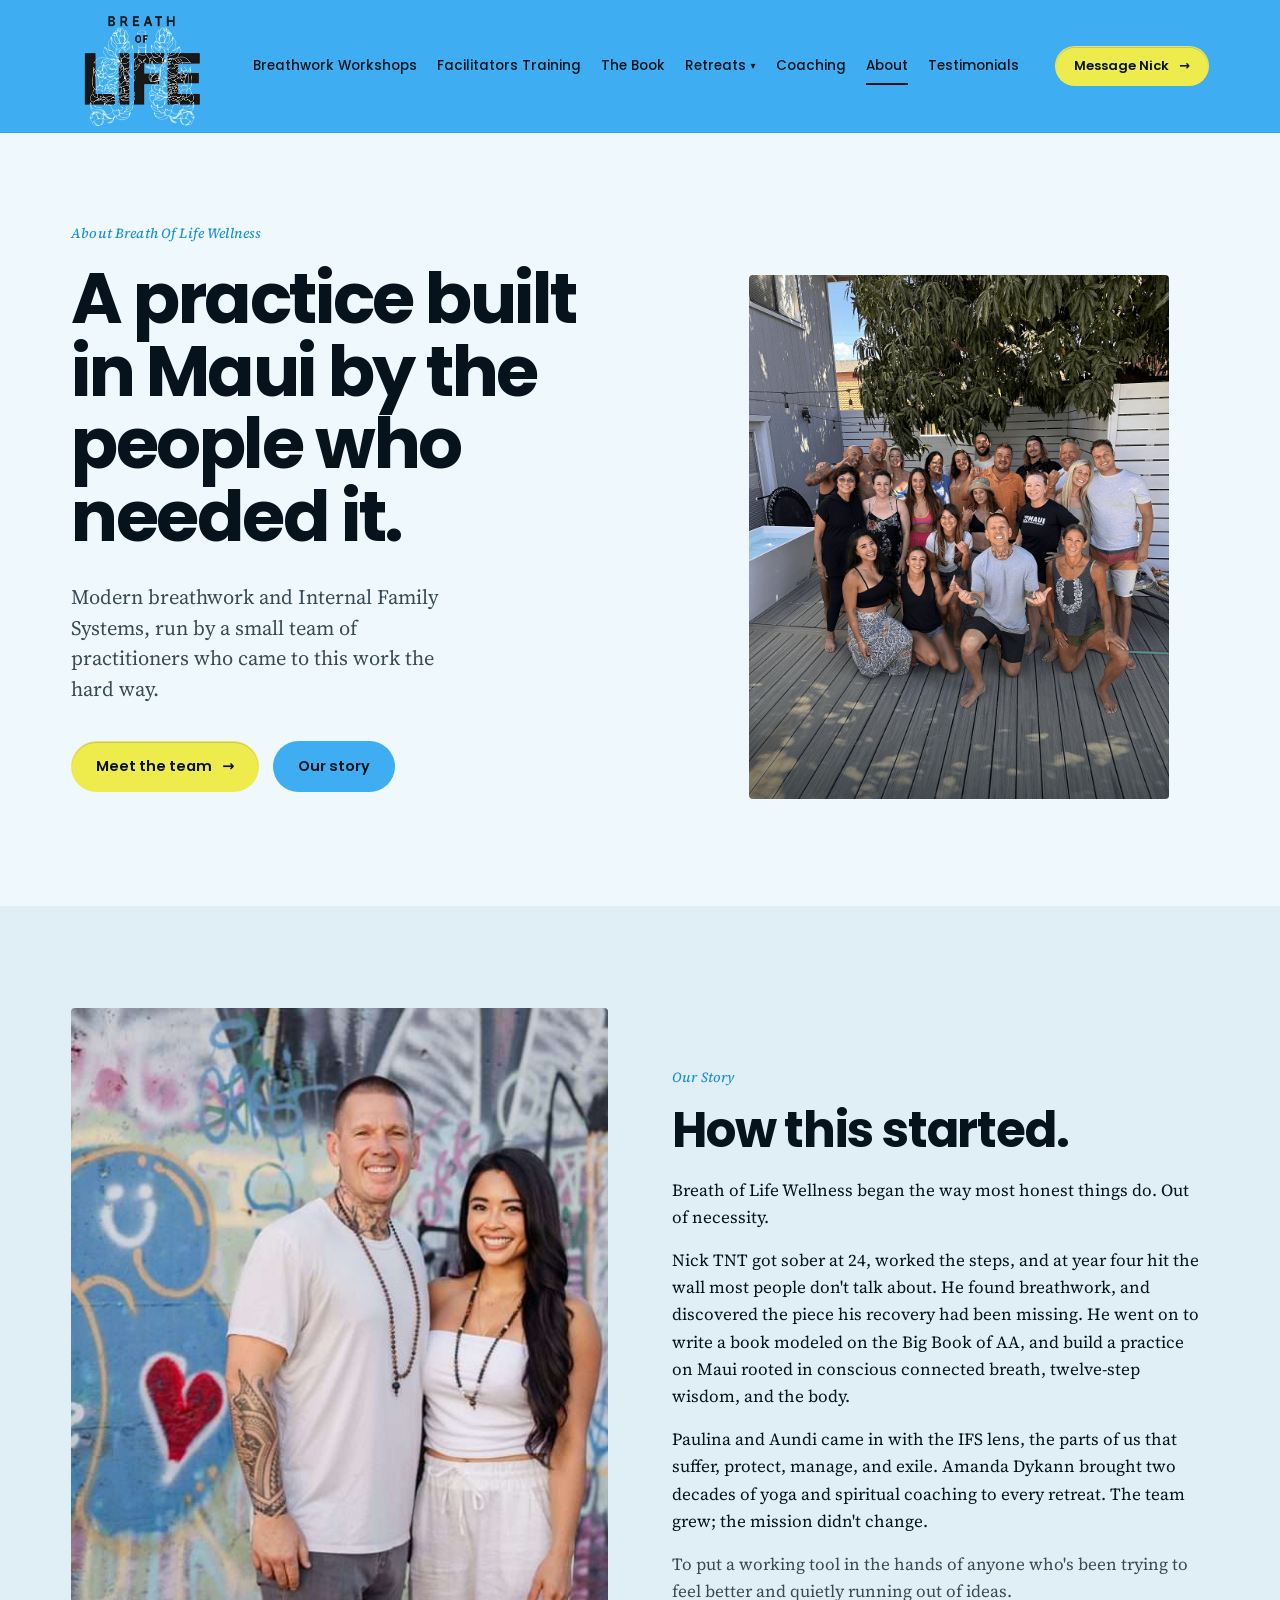
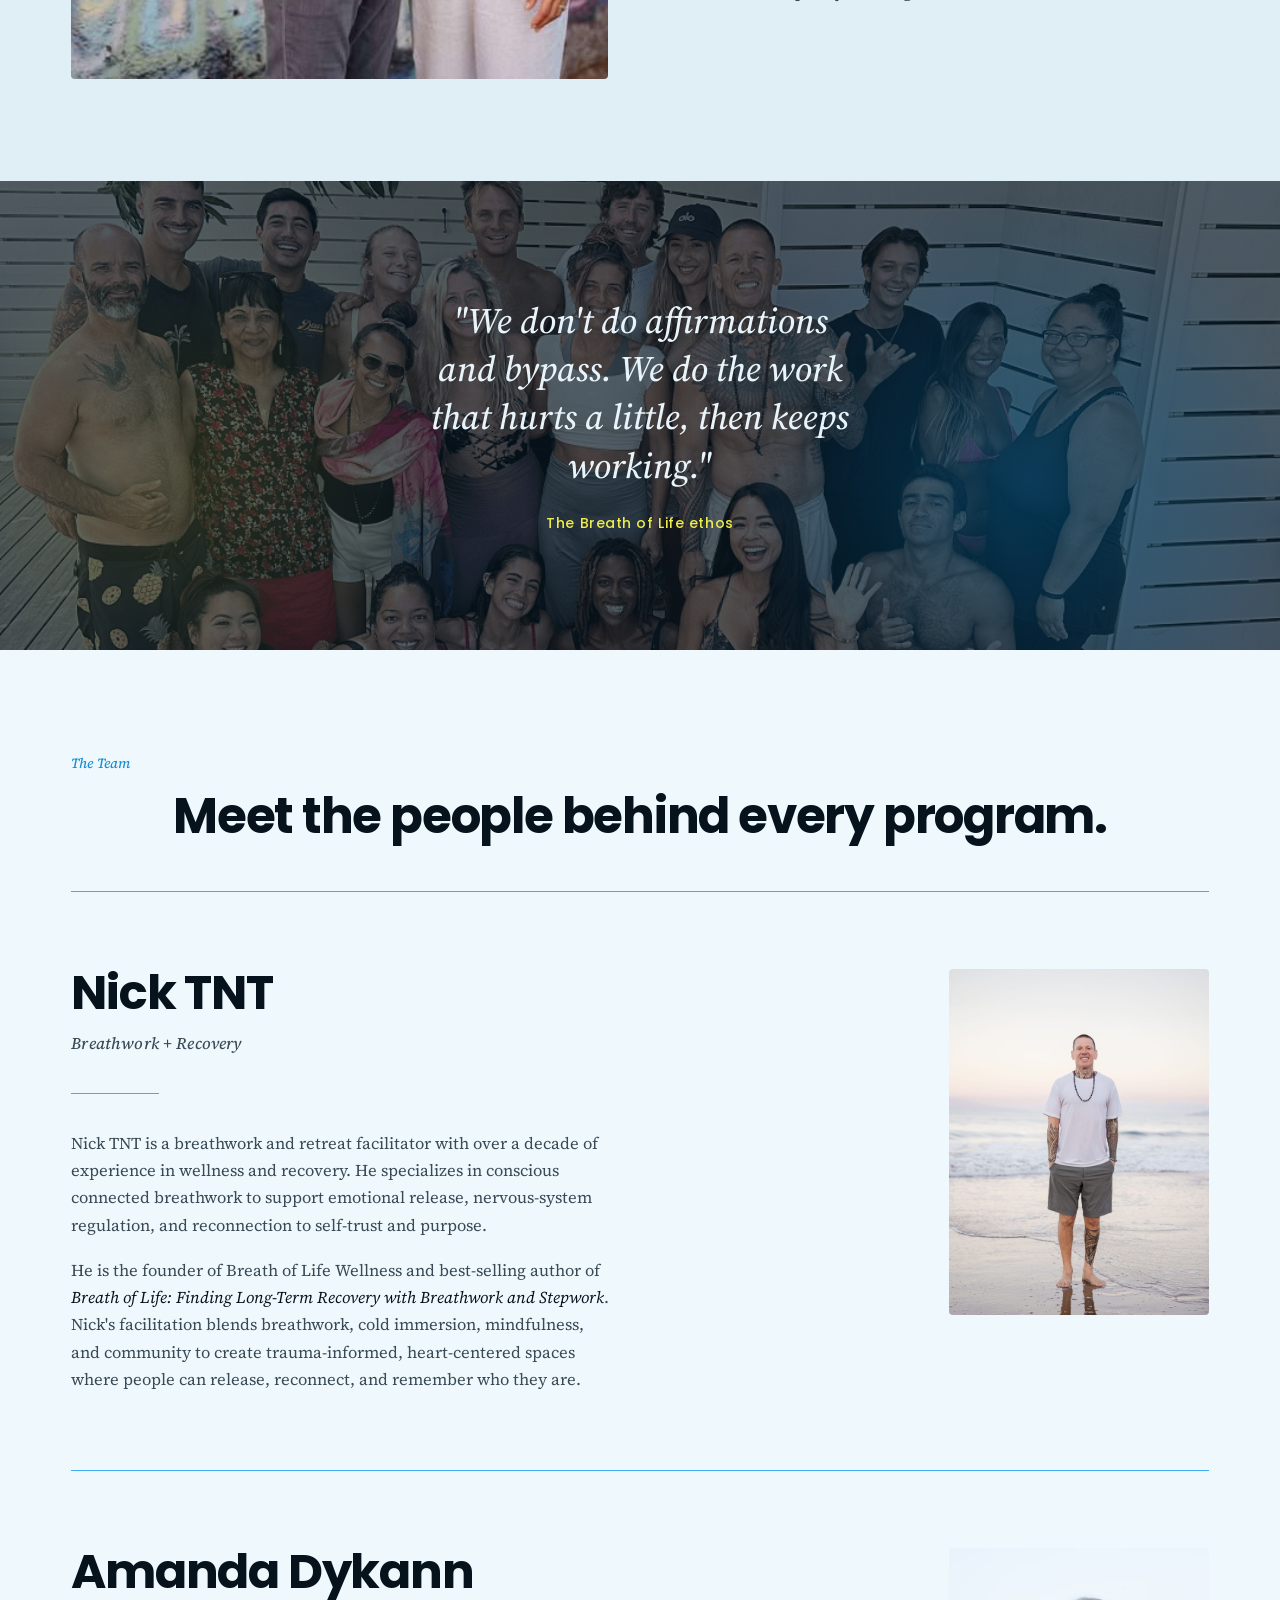
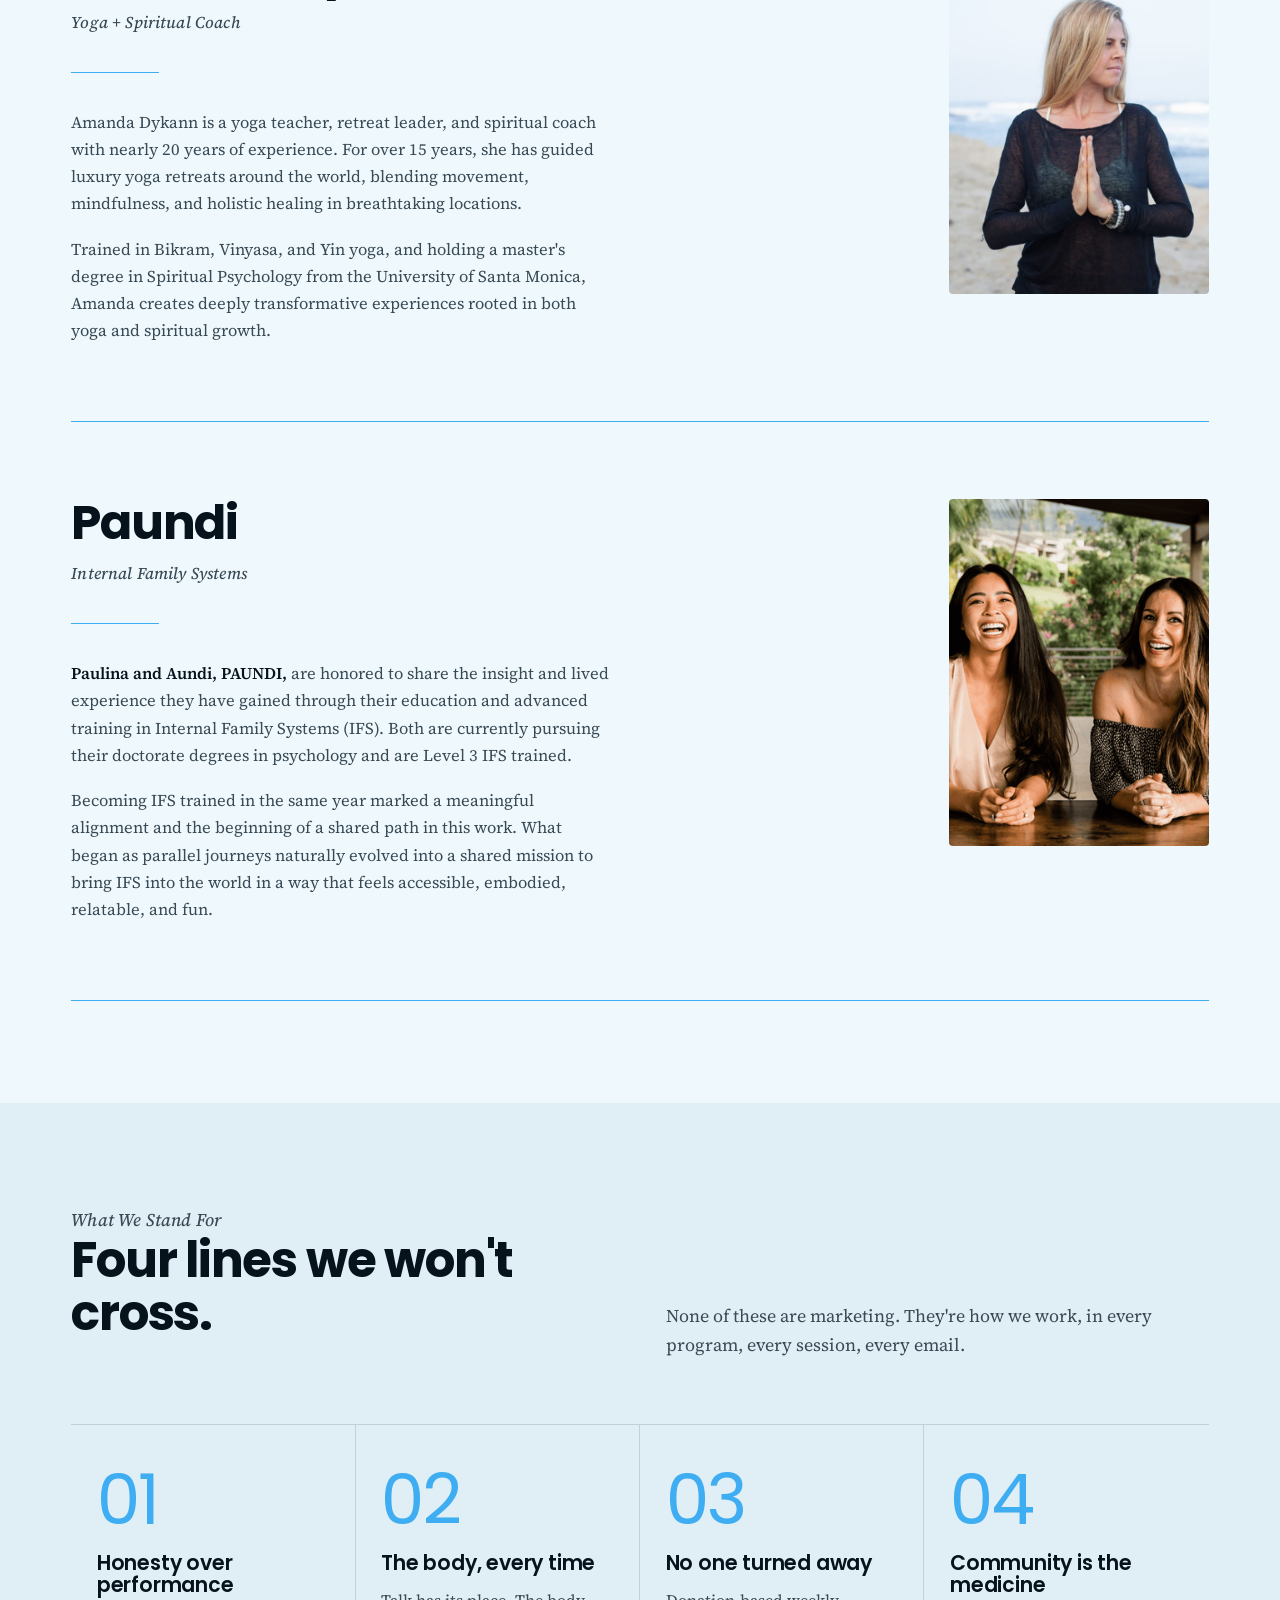
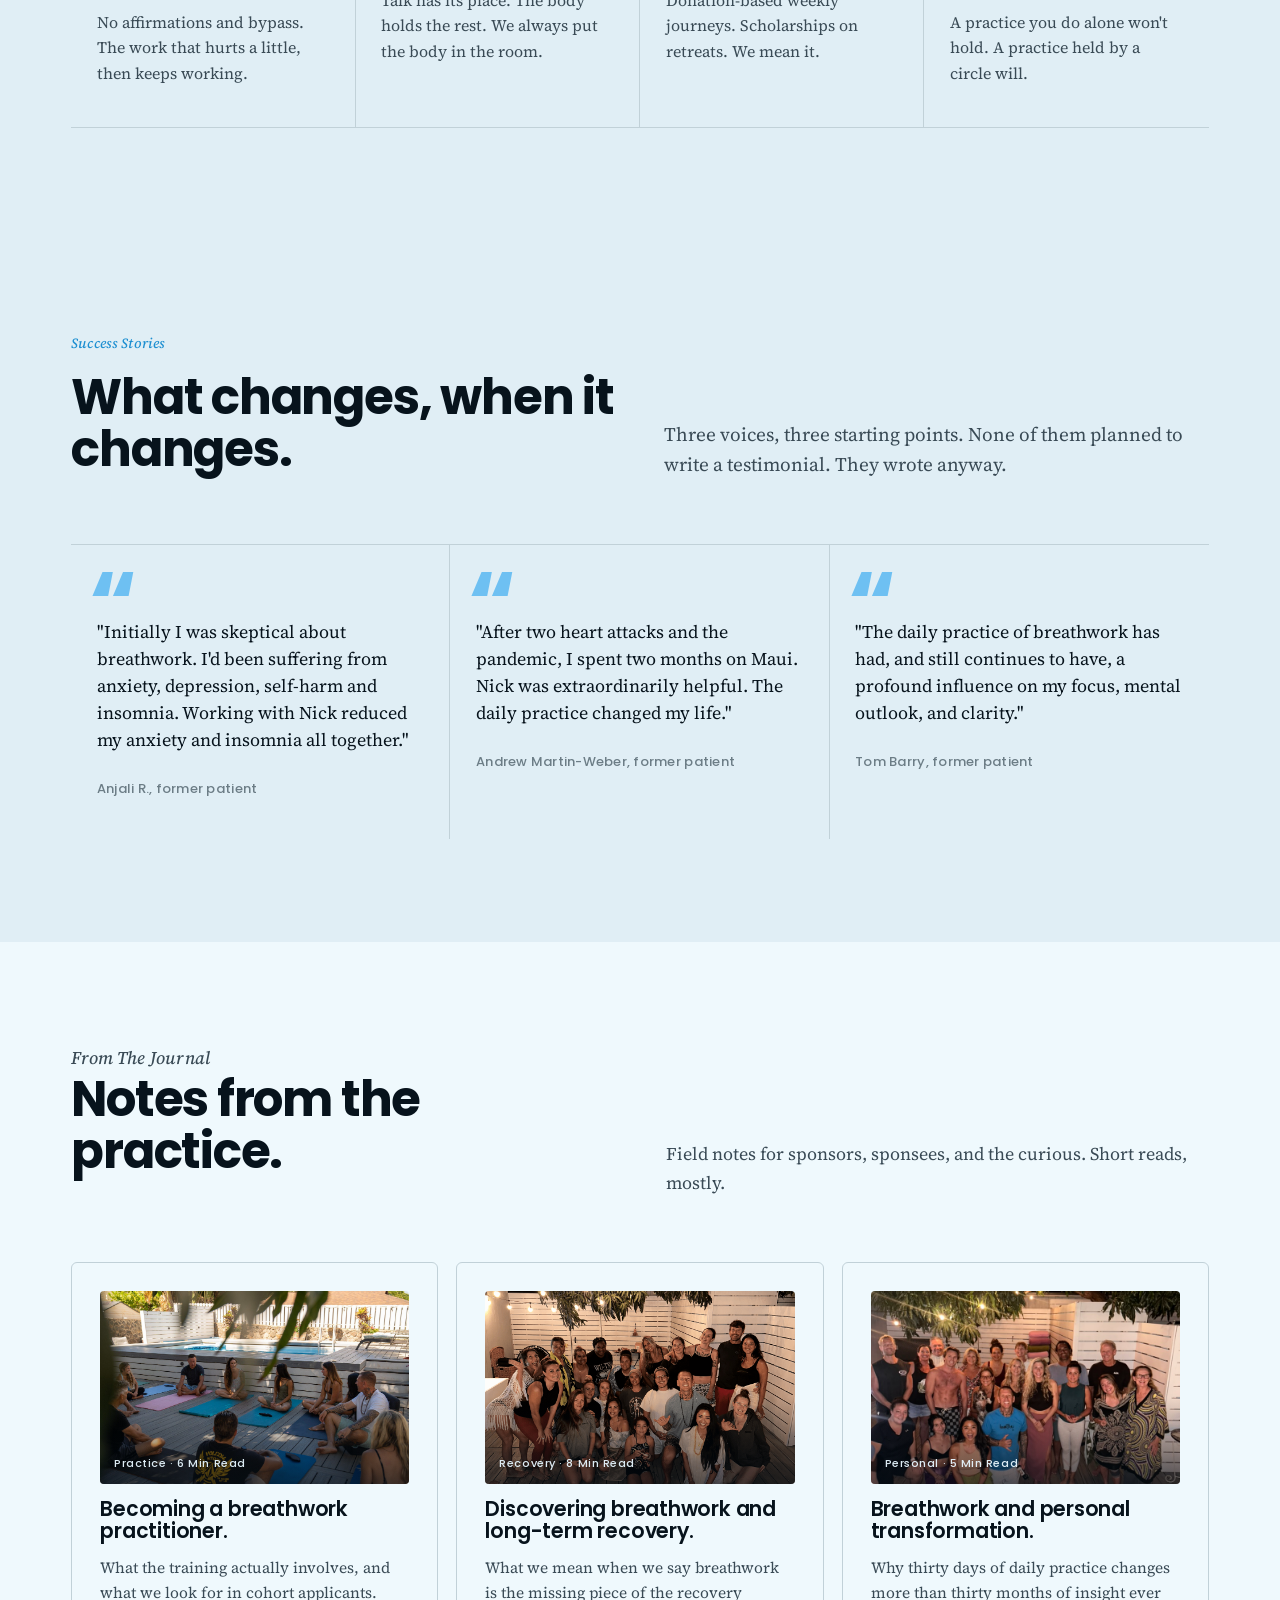
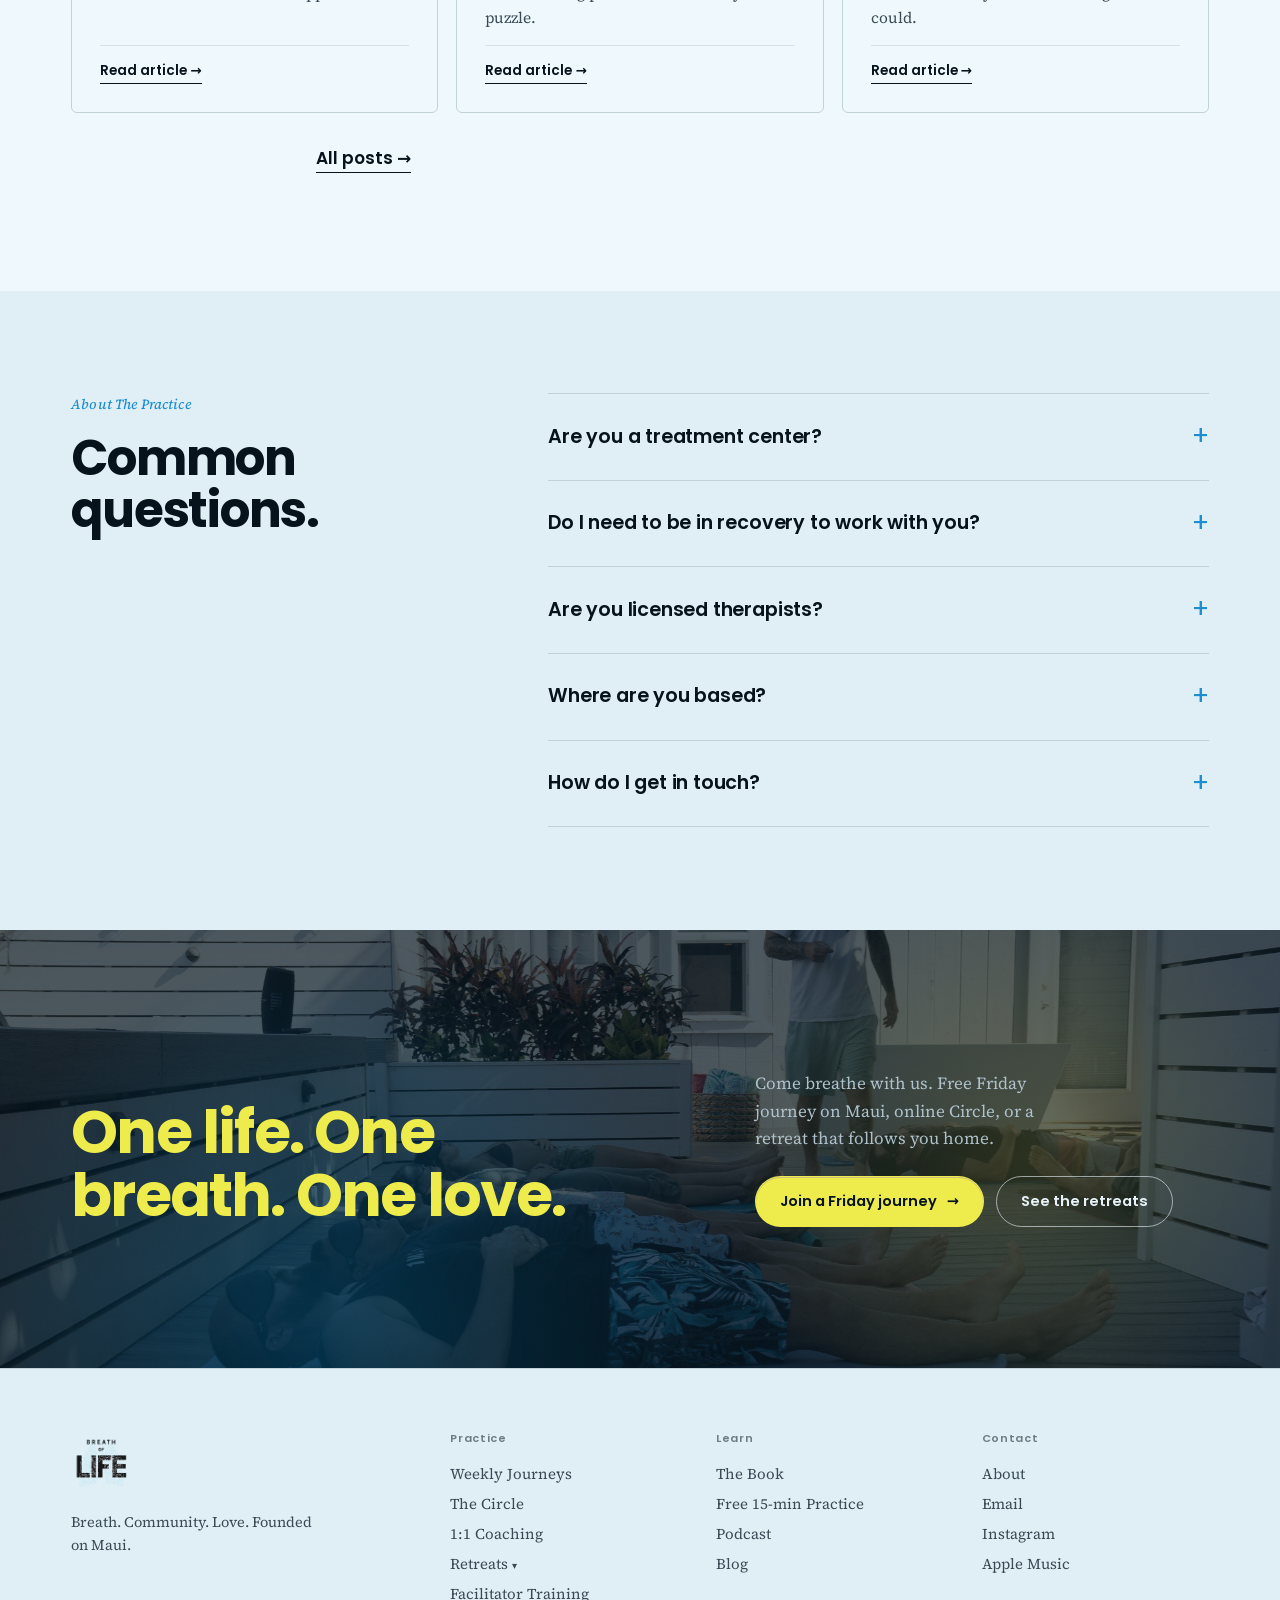
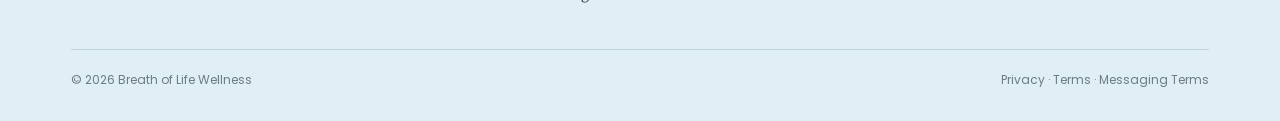
<file: about.html>
<!doctype html>
<html lang="en">
<head>
  <meta charset="utf-8" />
  <meta name="viewport" content="width=device-width, initial-scale=1" />
  <title>About · Breath of Life Wellness</title>
  <meta name="description" content="A modern breathwork and IFS practice built on Maui by the people who needed it. The team, the story, and what we stand for." />
  <link rel="stylesheet" href="colors.css" />
</head>
<body>

<header class="nav">
  <div class="container nav-inner">
    <a href="index.html" class="brand" aria-label="Breath of Life Wellness">
      <img src="img/logo-breath.png" alt="Breath of Life Wellness" />
    </a>
    <ul class="nav-links">
      <li><a href="journeys.html">Breathwork Workshops</a></li>
      <li><a href="facilitator-training.html">Facilitators Training</a></li>
      <li><a href="book.html">The Book</a></li>
      <li class="has-dropdown">
        <a href="retreats.html" aria-haspopup="true" aria-expanded="false">Retreats <span class="dd-caret" aria-hidden="true">&#9662;</span></a>
        <ul class="nav-dropdown">
          <li><a href="retreats-oregon.html">Oregon</a></li>
          <li><a href="retreats.html">Maui</a></li>
        </ul>
      </li>
      <li><a href="coaching.html">Coaching</a></li>
      <li><a href="about.html" class="active">About</a></li>
      <li><a href="testimonials.html">Testimonials</a></li>
    </ul>
    <div class="nav-cta">
      <a href="mailto:nick@breathoflifewellness.com" class="btn btn-primary btn-sm">Message Nick <span class="arrow">→</span></a>
    </div>
  </div>
</header>

<!-- ============ HERO ============ -->
<section class="hero">
  <div class="container hero-grid">
    <div class="hero-text">
      <p class="eyebrow">About Breath of Life Wellness</p>
      <h1>A practice built in Maui by the people who needed it.</h1>
      <p class="hero-sub">Modern breathwork and Internal Family Systems, run by a small team of practitioners who came to this work the hard way.</p>
      <div class="hero-cta">
        <a href="#team" class="btn btn-primary">Meet the team <span class="arrow">→</span></a>
        <a href="#story" class="btn btn-brand">Our story</a>
      </div>
    </div>
    <figure class="hero-visual">
      <img src="img/asset 32.png" alt="A retreat cohort gathered on the Maui deck" />
    </figure>
  </div>
</section>

<!-- ============ OUR STORY ============ -->
<section id="story" style="background:var(--surface-soft);">
  <div class="container">
    <div class="two-col">
      <figure class="two-col-photo">
        <img src="img/asset 6.jpeg" alt="Nick TNT Terry and Paulina, co-founders of Breath of Life Wellness, at the love-more graffiti wall in Maui" />
      </figure>
      <div>
        <p class="eyebrow">Our story</p>
        <h2>How this started.</h2>
        <p>Breath of Life Wellness began the way most honest things do. Out of necessity.</p>
        <p>Nick TNT got sober at 24, worked the steps, and at year four hit the wall most people don't talk about. He found breathwork, and discovered the piece his recovery had been missing. He went on to write a book modeled on the Big Book of AA, and build a practice on Maui rooted in conscious connected breath, twelve-step wisdom, and the body.</p>
        <p>Paulina and Aundi came in with the IFS lens, the parts of us that suffer, protect, manage, and exile. Amanda Dykann brought two decades of yoga and spiritual coaching to every retreat. The team grew; the mission didn't change.</p>
        <p class="muted">To put a working tool in the hands of anyone who's been trying to feel better and quietly running out of ideas.</p>
      </div>
    </div>
  </div>
</section>

<!-- ============ MISSION PULL QUOTE (mid CTA, photo bg) ============ -->
<section class="cta-mid quote">
  <img class="cta-mid-bg" src="img/asset 34.png" alt="" aria-hidden="true" />
  <div class="container">
    <blockquote>"We don't do affirmations and bypass. We do the work that hurts a little, then keeps working."</blockquote>
    <cite>The Breath of Life ethos</cite>
  </div>
</section>

<!-- ============ MEET THE TEAM (typographic-first, same as retreats) ============ -->
<section id="team">
  <div class="container">
    <p class="eyebrow">The team</p>
    <h2 style="text-align:center;max-width:none;">Meet the people behind every program.</h2>
    <div class="fac-list">
      <article class="fac-card">
        <div class="fac-text">
          <h3 class="fac-name">Nick TNT</h3>
          <p class="fac-role">Breathwork + recovery</p>
          <span class="fac-rule" aria-hidden="true"></span>
          <p>Nick TNT is a breathwork and retreat facilitator with over a decade of experience in wellness and recovery. He specializes in conscious connected breathwork to support emotional release, nervous-system regulation, and reconnection to self-trust and purpose.</p>
          <p>He is the founder of Breath of Life Wellness and best-selling author of <em>Breath of Life: Finding Long-Term Recovery with Breathwork and Stepwork</em>. Nick's facilitation blends breathwork, cold immersion, mindfulness, and community to create trauma-informed, heart-centered spaces where people can release, reconnect, and remember who they are.</p>
        </div>
        <figure class="fac-photo">
          <img src="img/Picture5-1-683x1024.jpg" alt="Nick TNT on a Maui beach at sunrise" />
        </figure>
      </article>
      <article class="fac-card">
        <div class="fac-text">
          <h3 class="fac-name">Amanda Dykann</h3>
          <p class="fac-role">Yoga + spiritual coach</p>
          <span class="fac-rule" aria-hidden="true"></span>
          <p>Amanda Dykann is a yoga teacher, retreat leader, and spiritual coach with nearly 20 years of experience. For over 15 years, she has guided luxury yoga retreats around the world, blending movement, mindfulness, and holistic healing in breathtaking locations.</p>
          <p>Trained in Bikram, Vinyasa, and Yin yoga, and holding a master's degree in Spiritual Psychology from the University of Santa Monica, Amanda creates deeply transformative experiences rooted in both yoga and spiritual growth.</p>
        </div>
        <figure class="fac-photo">
          <img src="img/Picture6-1.jpg" alt="Amanda Dykann in a yoga prayer pose on a Maui beach" />
        </figure>
      </article>
      <article class="fac-card">
        <div class="fac-text">
          <h3 class="fac-name">Paundi</h3>
          <p class="fac-role">Internal Family Systems</p>
          <span class="fac-rule" aria-hidden="true"></span>
          <p><strong>Paulina and Aundi, PAUNDI,</strong> are honored to share the insight and lived experience they have gained through their education and advanced training in Internal Family Systems (IFS). Both are currently pursuing their doctorate degrees in psychology and are Level 3 IFS trained.</p>
          <p>Becoming IFS trained in the same year marked a meaningful alignment and the beginning of a shared path in this work. What began as parallel journeys naturally evolved into a shared mission to bring IFS into the world in a way that feels accessible, embodied, relatable, and fun.</p>
        </div>
        <figure class="fac-photo">
          <img src="img/Picture7-1.png" alt="Paulina and Aundi, the IFS practitioners known as Paundi" />
        </figure>
      </article>
    </div>
  </div>
</section>

<!-- ============ VALUES ============ -->
<section class="audience" style="background:var(--surface-soft);">
  <div class="container">
    <div class="practice-head">
      <div>
        <p class="eyebrow">What we stand for</p>
        <h2>Four lines we won't cross.</h2>
      </div>
      <p>None of these are marketing. They're how we work, in every program, every session, every email.</p>
    </div>
  </div>
  <div class="container">
    <div class="audience-grid">
      <div class="audience-item">
        <span class="numeral">01</span>
        <h3>Honesty over performance</h3>
        <p>No affirmations and bypass. The work that hurts a little, then keeps working.</p>
      </div>
      <div class="audience-item">
        <span class="numeral">02</span>
        <h3>The body, every time</h3>
        <p>Talk has its place. The body holds the rest. We always put the body in the room.</p>
      </div>
      <div class="audience-item">
        <span class="numeral">03</span>
        <h3>No one turned away</h3>
        <p>Donation-based weekly journeys. Scholarships on retreats. We mean it.</p>
      </div>
      <div class="audience-item">
        <span class="numeral">04</span>
        <h3>Community is the medicine</h3>
        <p>A practice you do alone won't hold. A practice held by a circle will.</p>
      </div>
    </div>
  </div>
</section>

<!-- ============ SUCCESS STORIES ============ -->
<section class="stories">
  <div class="container">
    <div class="guides-head">
      <div>
        <p class="eyebrow">Success stories</p>
        <h2>What changes, when it changes.</h2>
      </div>
      <p class="lead">Three voices, three starting points. None of them planned to write a testimonial. They wrote anyway.</p>
    </div>
    <div class="stories-grid">
      <div class="story">
        <p>"Initially I was skeptical about breathwork. I'd been suffering from anxiety, depression, self-harm and insomnia. Working with Nick reduced my anxiety and insomnia all together."</p>
        <cite>Anjali R., former patient</cite>
      </div>
      <div class="story">
        <p>"After two heart attacks and the pandemic, I spent two months on Maui. Nick was extraordinarily helpful. The daily practice changed my life."</p>
        <cite>Andrew Martin-Weber, former patient</cite>
      </div>
      <div class="story">
        <p>"The daily practice of breathwork has had, and still continues to have, a profound influence on my focus, mental outlook, and clarity."</p>
        <cite>Tom Barry, former patient</cite>
      </div>
    </div>
  </div>
</section>

<!-- ============ BLOG / JOURNAL ============ -->
<section>
  <div class="container">
    <div class="practice-head">
      <div>
        <p class="eyebrow">From the journal</p>
        <h2>Notes from the practice.</h2>
      </div>
      <p>Field notes for sponsors, sponsees, and the curious. Short reads, mostly.</p>
    </div>
    <div class="practice-grid" style="grid-template-columns:repeat(3,1fr);">
      <article class="practice-card" style="grid-column:span 1;">
        <figure class="ph" data-label="practice · 6 min read">
          <img src="img/asset 17.jpeg" alt="A small group of practitioners on yoga mats" />
        </figure>
        <h3>Becoming a breathwork practitioner.</h3>
        <p>What the training actually involves, and what we look for in cohort applicants.</p>
        <div class="card-foot">
          <a href="#">Read article <span class="arrow">→</span></a>
        </div>
      </article>
      <article class="practice-card" style="grid-column:span 1;">
        <figure class="ph" data-label="recovery · 8 min read">
          <img src="img/asset 26.png" alt="A group of women practitioners on the Maui deck" />
        </figure>
        <h3>Discovering breathwork and long-term recovery.</h3>
        <p>What we mean when we say breathwork is the missing piece of the recovery puzzle.</p>
        <div class="card-foot">
          <a href="#">Read article <span class="arrow">→</span></a>
        </div>
      </article>
      <article class="practice-card" style="grid-column:span 1;">
        <figure class="ph" data-label="personal · 5 min read">
          <img src="img/coaching-pic.jpeg" alt="Nick TNT coaching session" />
        </figure>
        <h3>Breathwork and personal transformation.</h3>
        <p>Why thirty days of daily practice changes more than thirty months of insight ever could.</p>
        <div class="card-foot">
          <a href="#">Read article <span class="arrow">→</span></a>
        </div>
      </article>
    </div>
    <p style="text-align:center;margin-top:32px;"><a href="#" style="font-family:var(--font-heading);font-weight:600;color:var(--ink);border-bottom:1px solid var(--ink);padding-bottom:2px;">All posts <span class="arrow">→</span></a></p>
  </div>
</section>

<!-- ============ FAQ ============ -->
<section class="faq" style="background:var(--surface-soft);">
  <div class="container faq-grid">
    <div>
      <p class="eyebrow">About the practice</p>
      <h2>Common questions.</h2>
    </div>
    <div>
      <details>
        <summary>Are you a treatment center?</summary>
        <p>No. Breath of Life Wellness is a wellness practice, complementary to clinical treatment, not a substitute for it.</p>
      </details>
      <details>
        <summary>Do I need to be in recovery to work with you?</summary>
        <p>No. Many of our clients aren't. The work translates to anyone carrying anxiety, grief, or stuck patterns.</p>
      </details>
      <details>
        <summary>Are you licensed therapists?</summary>
        <p>No. We're certified breathwork practitioners and coaches. We work alongside therapists and refer out when clinical care is the right call.</p>
      </details>
      <details>
        <summary>Where are you based?</summary>
        <p>Maui, Hawaiʻi. Most in-person work happens here. Online programs run worldwide.</p>
      </details>
      <details>
        <summary>How do I get in touch?</summary>
        <p>The fastest way is the form on the contact page, or DM us on Instagram. We answer within two business days.</p>
      </details>
    </div>
  </div>
</section>

<!-- ============ FINAL BAND ============ -->
<section class="final">
  <img class="final-bg" src="img/asset 18.jpeg" alt="" aria-hidden="true" />
  <div class="container">
    <div>
      <h2>One life. One breath. One love.</h2>
    </div>
    <div>
      <p>Come breathe with us. Free Friday journey on Maui, online Circle, or a retreat that follows you home.</p>
      <div class="btn-row">
        <a href="journeys.html" class="btn btn-primary">Join a Friday journey <span class="arrow">→</span></a>
        <a href="retreats.html" class="btn btn-ghost-on-ink">See the retreats</a>
      </div>
    </div>
  </div>
</section>

<!-- ============ FOOTER ============ -->
<footer class="footer">
  <div class="container">
    <div class="foot-grid">
      <div>
        <a href="index.html" class="brand" aria-label="Breath of Life Wellness">
          <img src="img/logo-breath.png" alt="Breath of Life Wellness" />
        </a>
        <p class="foot-tag">Breath. Community. Love. Founded on Maui.</p>
      </div>
      <div>
        <h4>Practice</h4>
        <ul>
          <li><a href="journeys.html">Weekly Journeys</a></li>
          <li><a href="#">The Circle</a></li>
          <li><a href="coaching.html">1:1 Coaching</a></li>
          <li class="has-dropdown">
        <a href="retreats.html" aria-haspopup="true" aria-expanded="false">Retreats <span class="dd-caret" aria-hidden="true">&#9662;</span></a>
        <ul class="nav-dropdown">
          <li><a href="retreats-oregon.html">Oregon</a></li>
          <li><a href="retreats.html">Maui</a></li>
        </ul>
      </li>
          <li><a href="#">Facilitator Training</a></li>
        </ul>
      </div>
      <div>
        <h4>Learn</h4>
        <ul>
          <li><a href="book.html">The Book</a></li>
          <li><a href="#">Free 15-min Practice</a></li>
          <li><a href="#">Podcast</a></li>
          <li><a href="#">Blog</a></li>
        </ul>
      </div>
      <div>
        <h4>Contact</h4>
        <ul>
          <li><a href="about.html">About</a></li>
          <li><a href="#">Email</a></li>
          <li><a href="#">Instagram</a></li>
          <li><a href="#">Apple Music</a></li>
        </ul>
      </div>
    </div>
    <div class="foot-bottom">
      <span>© 2026 Breath of Life Wellness</span>
      <span><a href="#">Privacy</a> · <a href="#">Terms</a> · <a href="#">Messaging Terms</a></span>
    </div>
  </div>
</footer>

<script>
  (function () {
    var nav = document.querySelector('.nav');
    if (!nav) return;
    var threshold = 30;
    var ticking = false;
    function update() {
      if (window.scrollY > threshold) nav.classList.add('is-sticky');
      else nav.classList.remove('is-sticky');
      ticking = false;
    }
    window.addEventListener('scroll', function () {
      if (!ticking) { window.requestAnimationFrame(update); ticking = true; }
    }, { passive: true });
    update();
  })();
</script>

<script src="nav.js"></script>
</body>
</html>
</file>
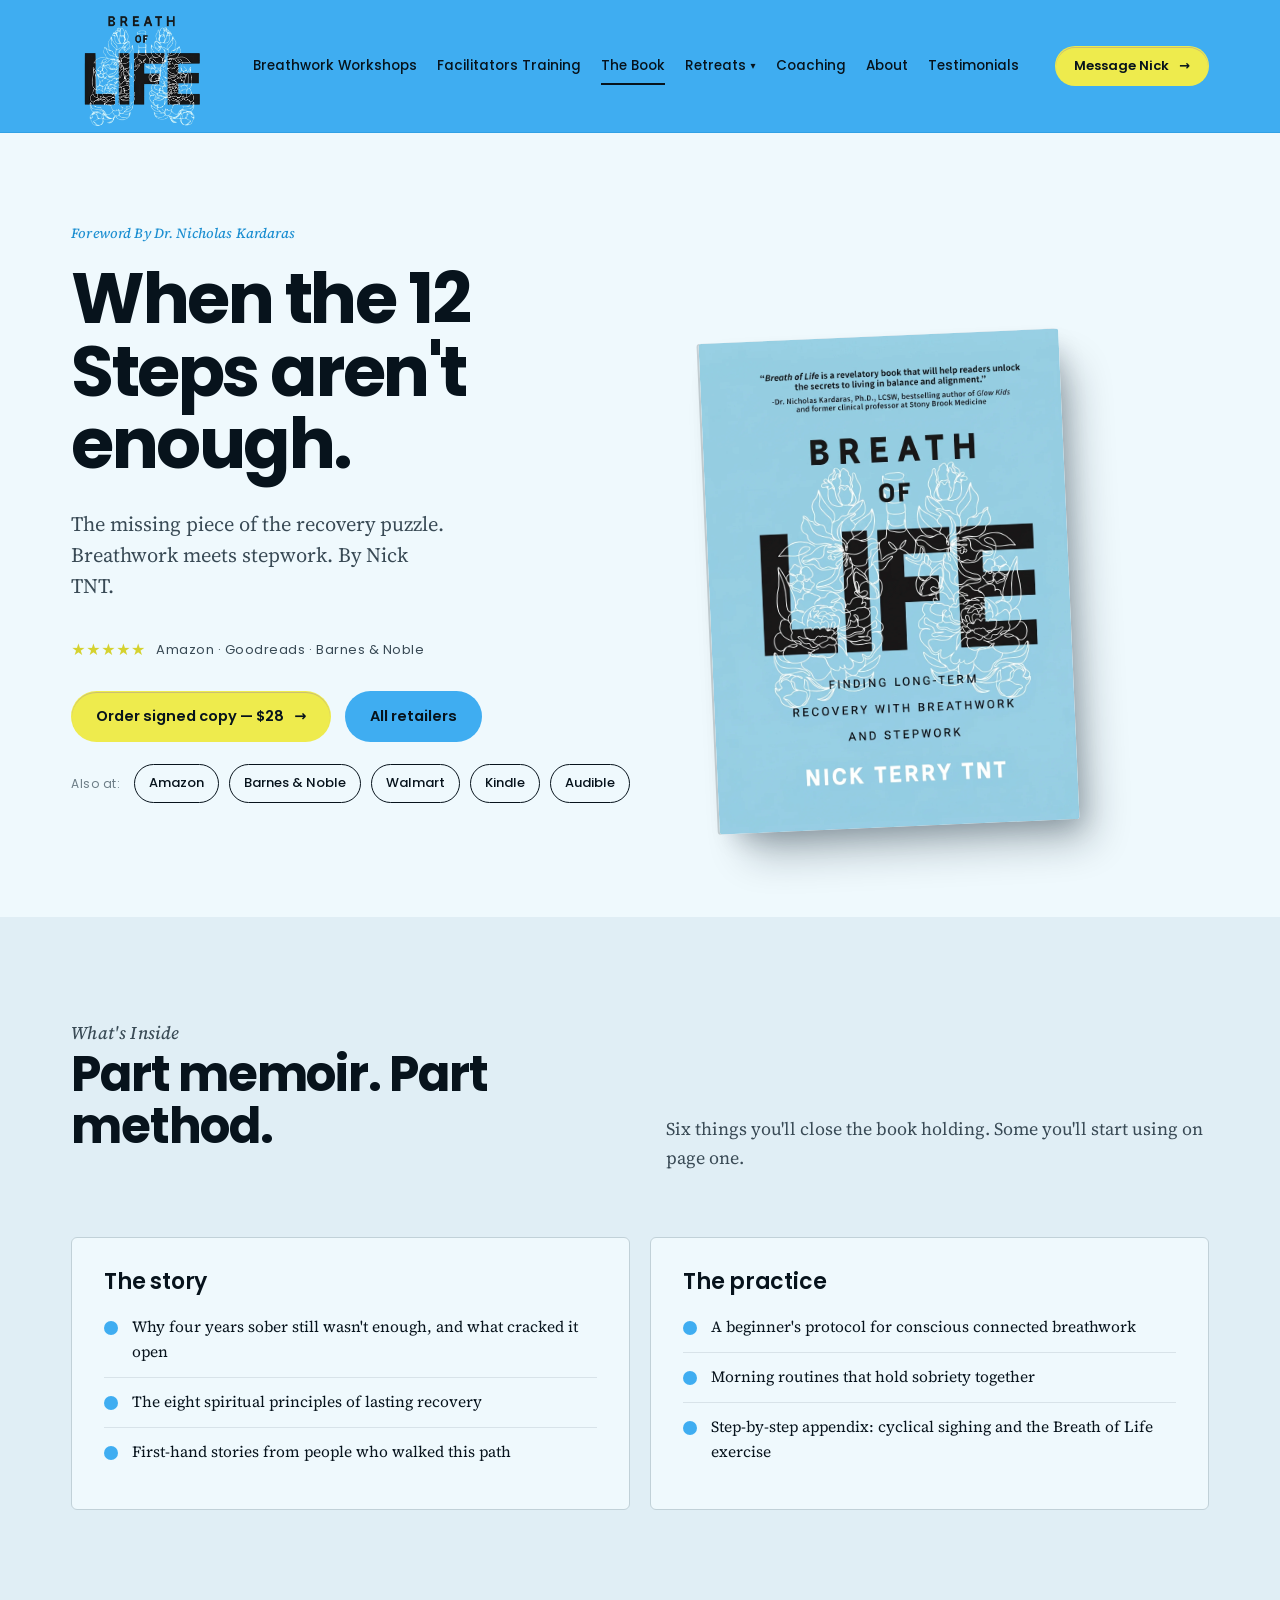
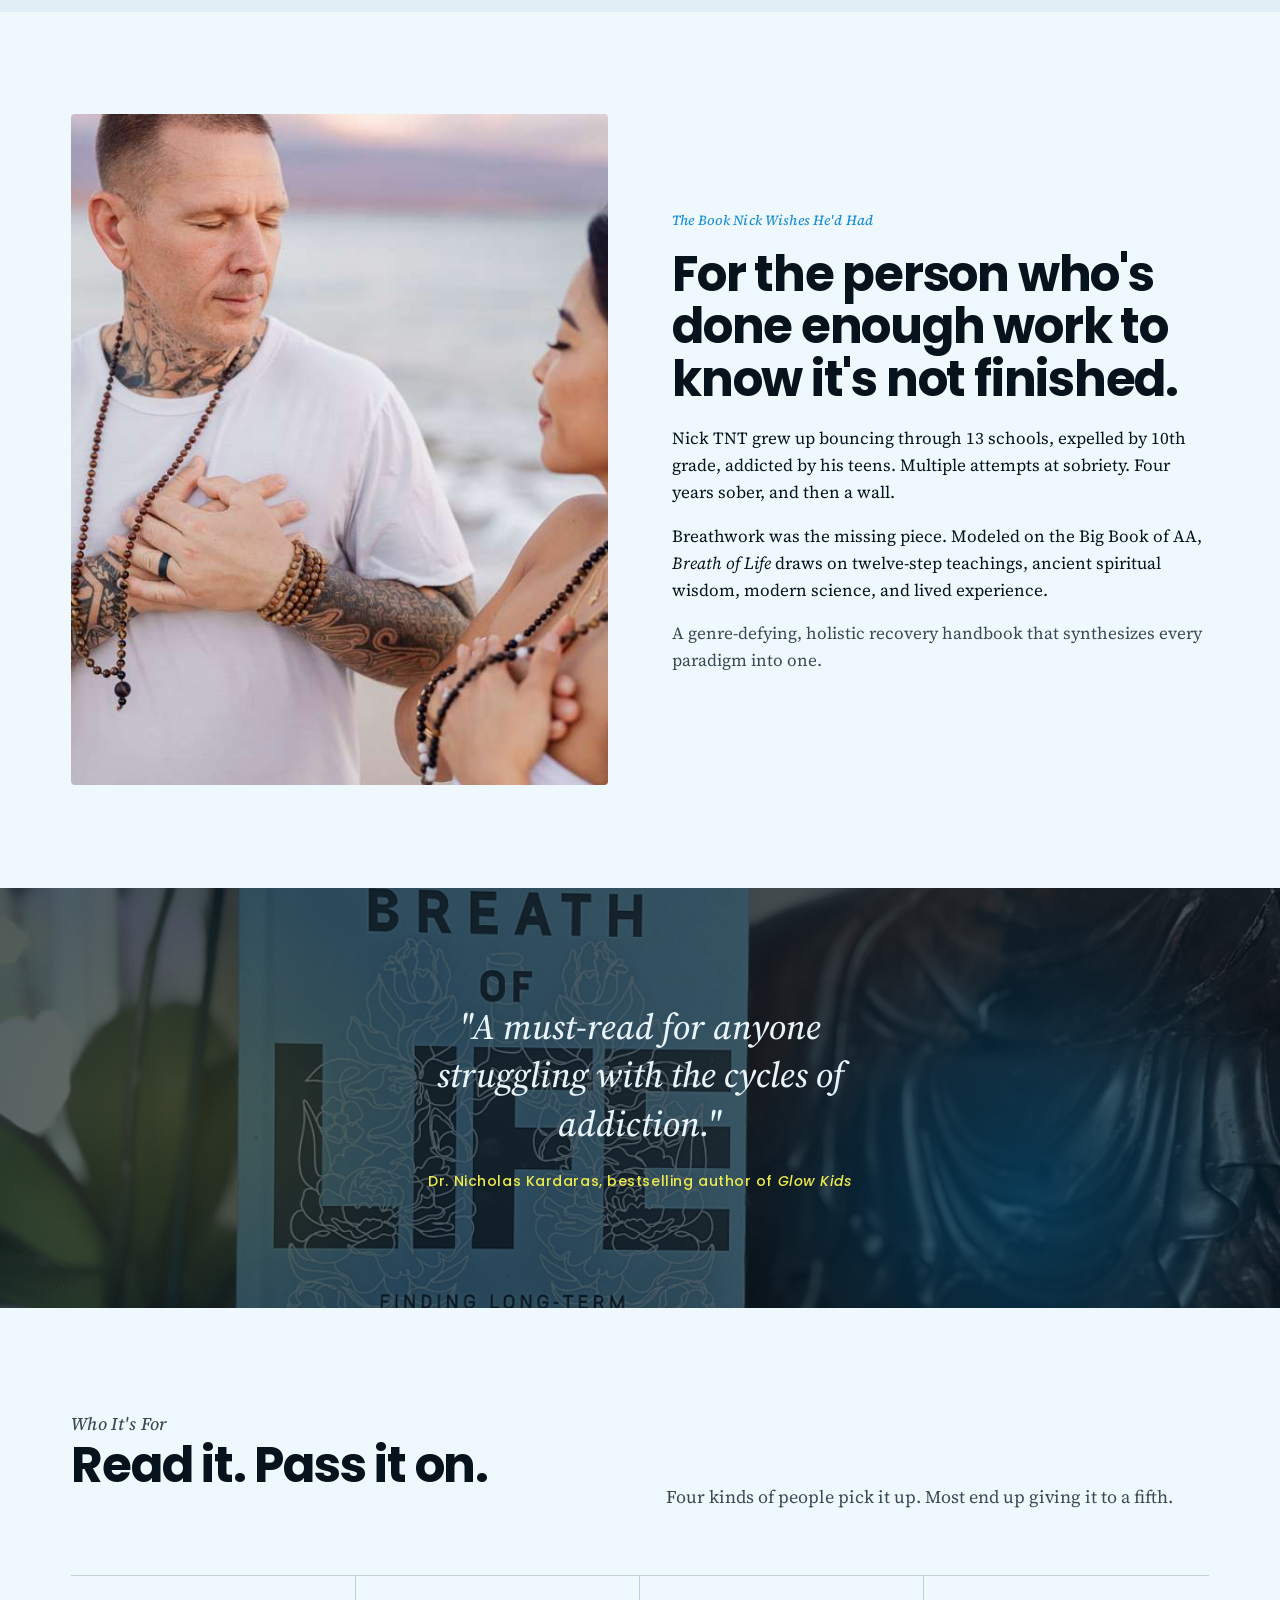
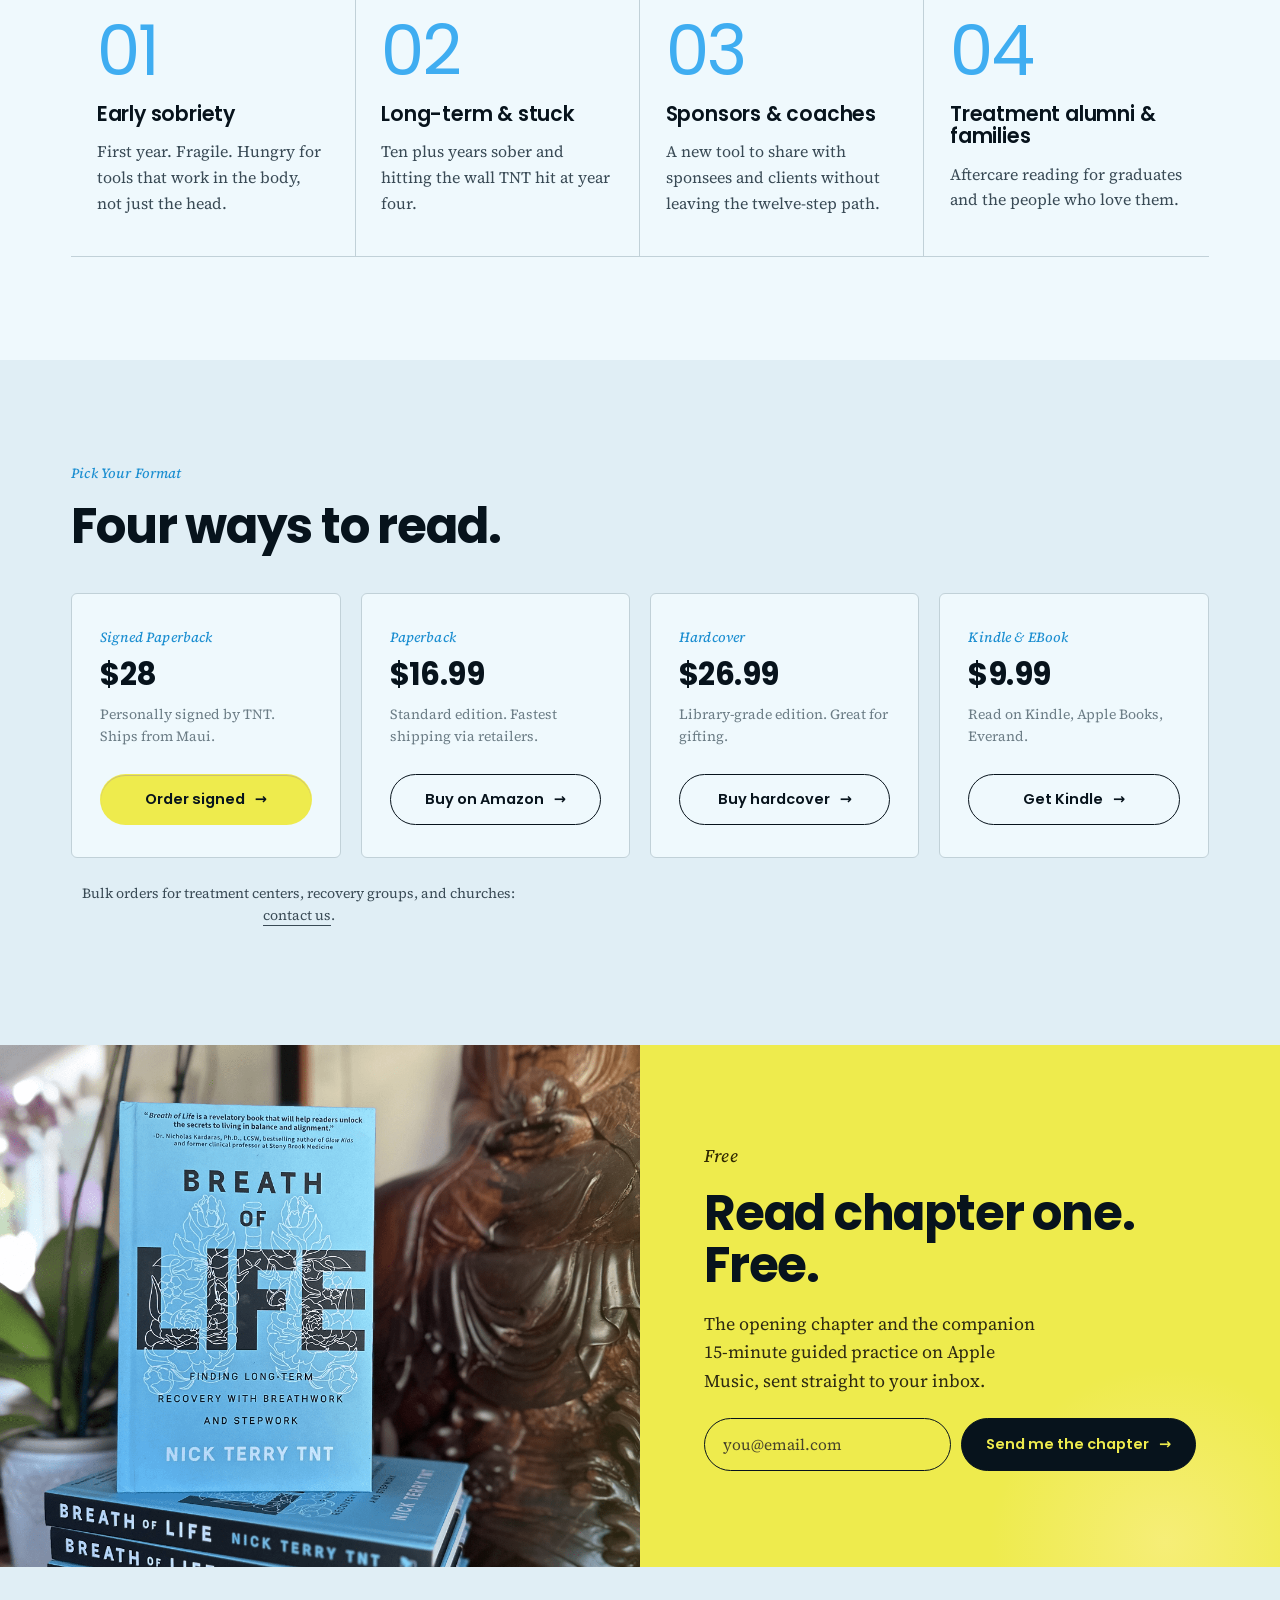
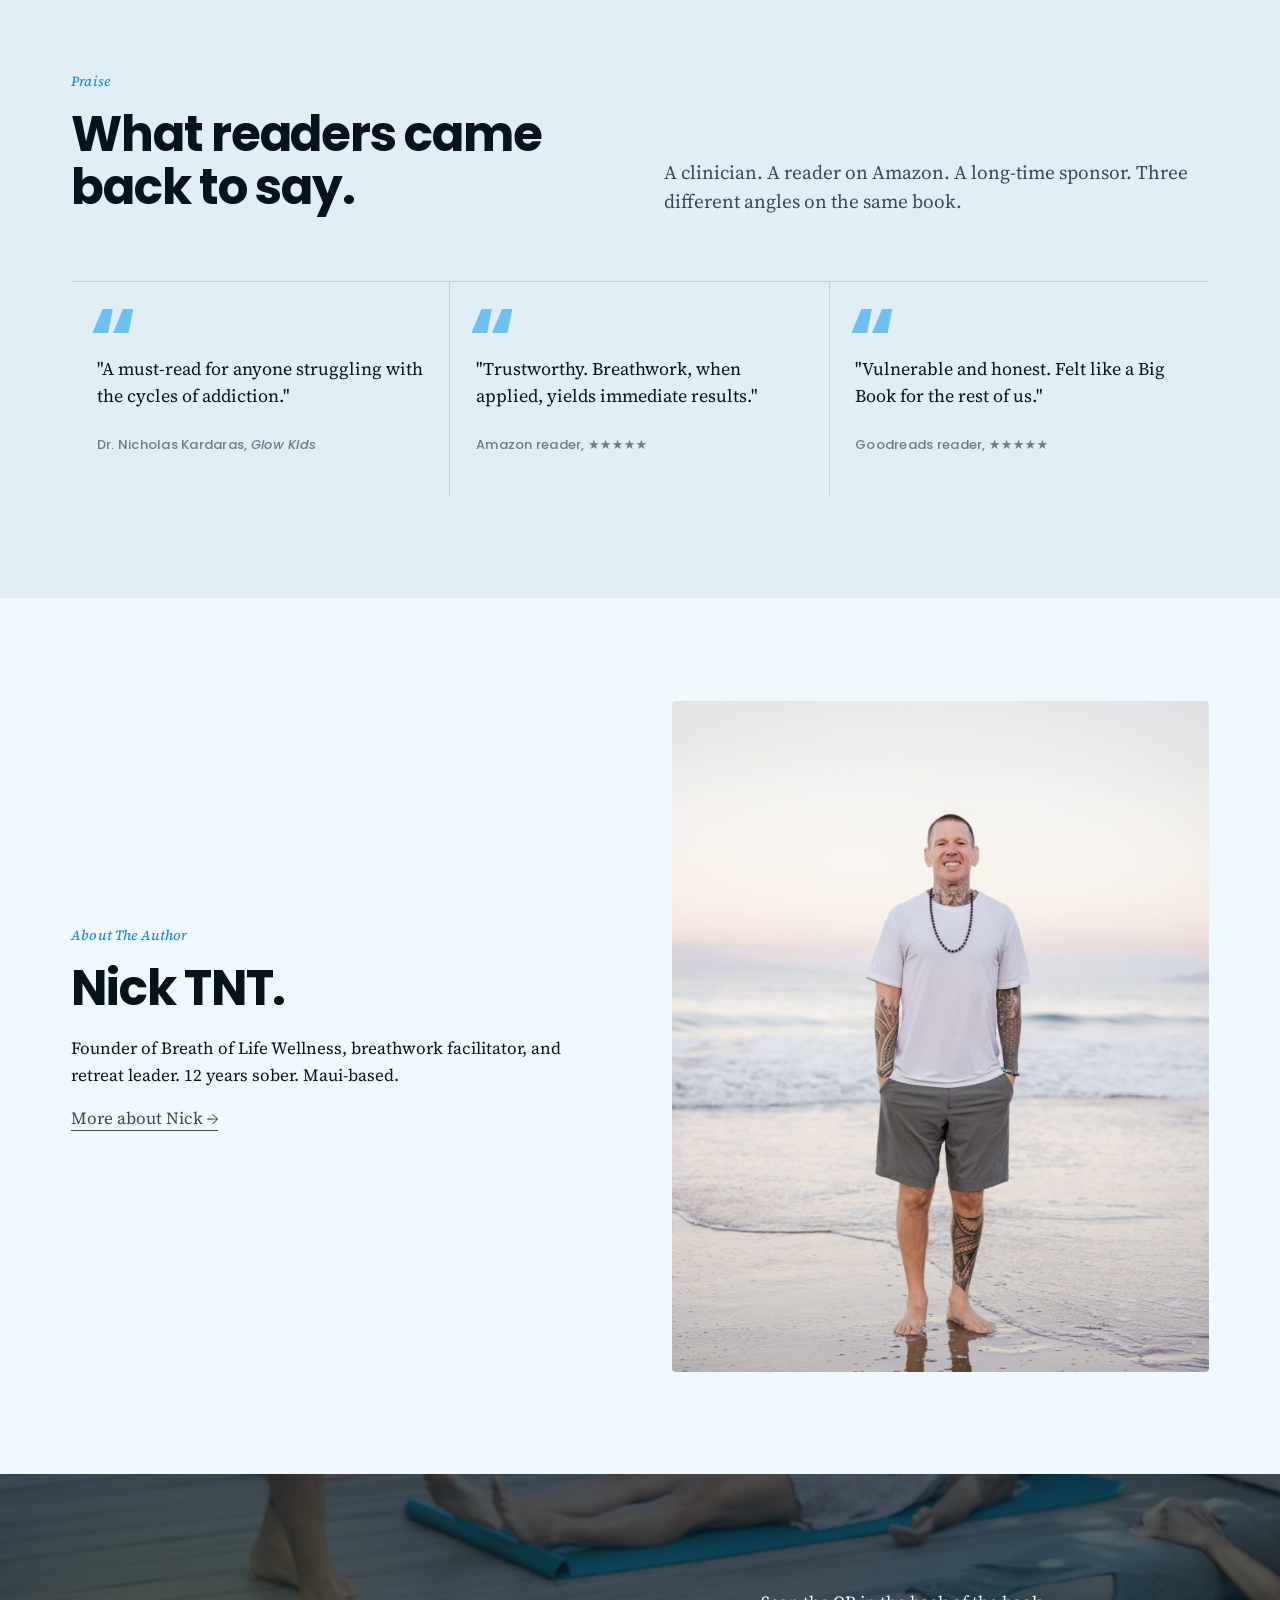
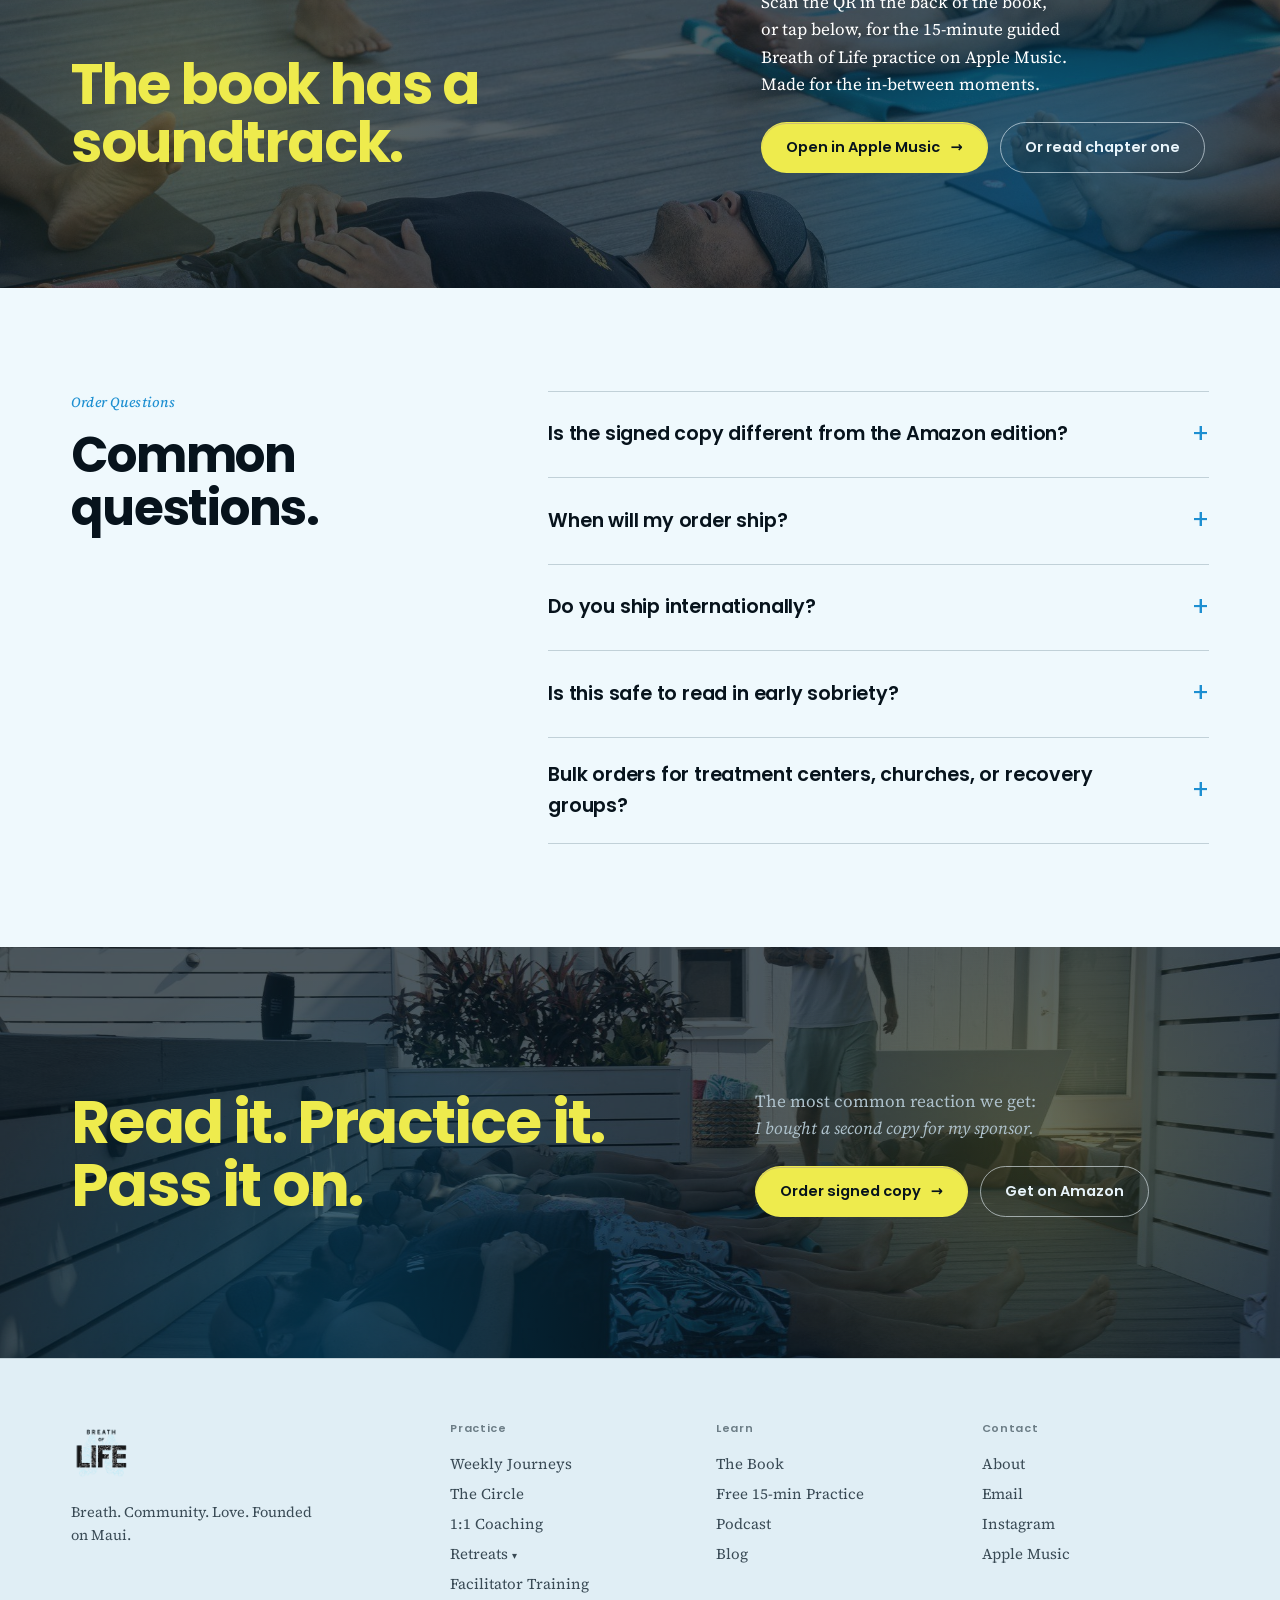
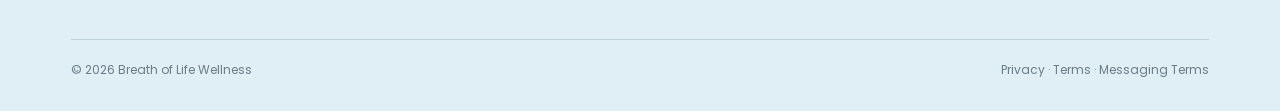
<file: book.html>
<!doctype html>
<html lang="en">
<head>
  <meta charset="utf-8" />
  <meta name="viewport" content="width=device-width, initial-scale=1" />
  <title>Breath of Life · The book by Nick TNT</title>
  <meta name="description" content="When the 12 Steps aren't enough. The missing piece of the recovery puzzle, breathwork meets stepwork. Foreword by Dr. Nicholas Kardaras. Signed copies ship from Maui." />
  <link rel="stylesheet" href="colors.css" />
</head>
<body>

<header class="nav">
  <div class="container nav-inner">
    <a href="index.html" class="brand" aria-label="Breath of Life Wellness">
      <img src="img/logo-breath.png" alt="Breath of Life Wellness" />
    </a>
    <ul class="nav-links">
      <li><a href="journeys.html">Breathwork Workshops</a></li>
      <li><a href="facilitator-training.html">Facilitators Training</a></li>
      <li><a href="book.html" class="active">The Book</a></li>
      <li class="has-dropdown">
        <a href="retreats.html" aria-haspopup="true" aria-expanded="false">Retreats <span class="dd-caret" aria-hidden="true">&#9662;</span></a>
        <ul class="nav-dropdown">
          <li><a href="retreats-oregon.html">Oregon</a></li>
          <li><a href="retreats.html">Maui</a></li>
        </ul>
      </li>
      <li><a href="coaching.html">Coaching</a></li>
      <li><a href="about.html">About</a></li>
      <li><a href="testimonials.html">Testimonials</a></li>
    </ul>
    <div class="nav-cta">
      <a href="mailto:nick@breathoflifewellness.com" class="btn btn-primary btn-sm">Message Nick <span class="arrow">→</span></a>
    </div>
  </div>
</header>

<!-- ============ HERO ============ -->
<section class="hero" id="order">
  <div class="container hero-grid">
    <div class="hero-text">
      <p class="eyebrow">Foreword by Dr. Nicholas Kardaras</p>
      <h1>When the 12 Steps aren't enough.</h1>
      <p class="hero-sub">The missing piece of the recovery puzzle. Breathwork meets stepwork. By Nick TNT.</p>
      <p class="rating"><span class="stars">★★★★★</span> Amazon · Goodreads · Barnes &amp; Noble</p>
      <div class="hero-cta">
        <a href="https://www.amazon.com/Breath-Life-Long-Term-Recovery-Breathwork/dp/1956955860/ref=sr_1_2?sr=8-2" target="_blank" rel="noopener" class="btn btn-primary">Order signed copy &mdash; $28 <span class="arrow">→</span></a>
        <a href="#formats" class="btn btn-brand">All retailers</a>
      </div>
      <div class="retailers-row">
        <span class="label">Also at:</span>
        <a href="https://www.amazon.com/Breath-Life-Long-Term-Recovery-Breathwork/dp/1956955860/ref=sr_1_2?sr=8-2" target="_blank" rel="noopener">Amazon</a>
        <a href="#">Barnes &amp; Noble</a>
        <a href="#">Walmart</a>
        <a href="#">Kindle</a>
        <a href="#">Audible</a>
      </div>
    </div>
    <figure class="book-cover">
      <img src="img/breath.webp" alt="Breath of Life book cover, by Nick TNT Terry" />
    </figure>
  </div>
</section>

<!-- ============ WHAT'S INSIDE ============ -->
<section style="background:var(--surface-soft);">
  <div class="container">
    <div class="practice-head">
      <div>
        <p class="eyebrow">What's inside</p>
        <h2>Part memoir. Part method.</h2>
      </div>
      <p>Six things you'll close the book holding. Some you'll start using on page one.</p>
    </div>
    <div class="check-grid two">
      <div class="check-card">
        <h3>The story</h3>
        <ul class="check-list">
          <li>Why four years sober still wasn't enough, and what cracked it open</li>
          <li>The eight spiritual principles of lasting recovery</li>
          <li>First-hand stories from people who walked this path</li>
        </ul>
      </div>
      <div class="check-card">
        <h3>The practice</h3>
        <ul class="check-list">
          <li>A beginner's protocol for conscious connected breathwork</li>
          <li>Morning routines that hold sobriety together</li>
          <li>Step-by-step appendix: cyclical sighing and the Breath of Life exercise</li>
        </ul>
      </div>
    </div>
  </div>
</section>

<!-- ============ SYNOPSIS ============ -->
<section>
  <div class="container">
    <div class="two-col">
      <figure class="two-col-photo">
        <img src="img/asset 4.jpeg" alt="TNT and Paulina practicing breathwork at sunset on a Maui beach" />
      </figure>
      <div>
        <p class="eyebrow">The book Nick wishes he'd had</p>
        <h2>For the person who's done enough work to know it's not finished.</h2>
        <p>Nick TNT grew up bouncing through 13 schools, expelled by 10th grade, addicted by his teens. Multiple attempts at sobriety. Four years sober, and then a wall.</p>
        <p>Breathwork was the missing piece. Modeled on the Big Book of AA, <em>Breath of Life</em> draws on twelve-step teachings, ancient spiritual wisdom, modern science, and lived experience.</p>
        <p class="muted">A genre-defying, holistic recovery handbook that synthesizes every paradigm into one.</p>
      </div>
    </div>
  </div>
</section>

<!-- ============ PULL QUOTE (mid CTA, photo bg) ============ -->
<section class="cta-mid quote">
  <img class="cta-mid-bg" src="img/asset 7.png" alt="" aria-hidden="true" />
  <div class="container">
    <blockquote>"A must-read for anyone struggling with the cycles of addiction."</blockquote>
    <cite>Dr. Nicholas Kardaras, bestselling author of <em>Glow Kids</em></cite>
  </div>
</section>

<!-- ============ WHO IT'S FOR ============ -->
<section class="audience">
  <div class="container">
    <div class="practice-head">
      <div>
        <p class="eyebrow">Who it's for</p>
        <h2>Read it. Pass it on.</h2>
      </div>
      <p class="lead">Four kinds of people pick it up. Most end up giving it to a fifth.</p>
    </div>
  </div>
  <div class="container">
    <div class="audience-grid">
      <div class="audience-item">
        <span class="numeral">01</span>
        <h3>Early sobriety</h3>
        <p>First year. Fragile. Hungry for tools that work in the body, not just the head.</p>
      </div>
      <div class="audience-item">
        <span class="numeral">02</span>
        <h3>Long-term &amp; stuck</h3>
        <p>Ten plus years sober and hitting the wall TNT hit at year four.</p>
      </div>
      <div class="audience-item">
        <span class="numeral">03</span>
        <h3>Sponsors &amp; coaches</h3>
        <p>A new tool to share with sponsees and clients without leaving the twelve-step path.</p>
      </div>
      <div class="audience-item">
        <span class="numeral">04</span>
        <h3>Treatment alumni &amp; families</h3>
        <p>Aftercare reading for graduates and the people who love them.</p>
      </div>
    </div>
  </div>
</section>

<!-- ============ FORMATS ============ -->
<section id="formats" style="background:var(--surface-soft);">
  <div class="container">
    <p class="eyebrow">Pick your format</p>
    <h2>Four ways to read.</h2>
    <div class="formats-grid">
      <div class="format-card">
        <p class="eyebrow">Signed paperback</p>
        <p class="price">$28</p>
        <p class="meta">Personally signed by TNT. Ships from Maui.</p>
        <a href="https://www.amazon.com/Breath-Life-Long-Term-Recovery-Breathwork/dp/1956955860/ref=sr_1_2?sr=8-2" target="_blank" rel="noopener" class="btn btn-primary">Order signed <span class="arrow">→</span></a>
      </div>
      <div class="format-card">
        <p class="eyebrow">Paperback</p>
        <p class="price">$16.99</p>
        <p class="meta">Standard edition. Fastest shipping via retailers.</p>
        <a href="https://www.amazon.com/Breath-Life-Long-Term-Recovery-Breathwork/dp/1956955860/ref=sr_1_2?sr=8-2" target="_blank" rel="noopener" class="btn btn-secondary">Buy on Amazon <span class="arrow">→</span></a>
      </div>
      <div class="format-card">
        <p class="eyebrow">Hardcover</p>
        <p class="price">$26.99</p>
        <p class="meta">Library-grade edition. Great for gifting.</p>
        <a href="https://www.amazon.com/Breath-Life-Long-Term-Recovery-Breathwork/dp/1956955860/ref=sr_1_2?sr=8-2" target="_blank" rel="noopener" class="btn btn-secondary">Buy hardcover <span class="arrow">→</span></a>
      </div>
      <div class="format-card">
        <p class="eyebrow">Kindle &amp; eBook</p>
        <p class="price">$9.99</p>
        <p class="meta">Read on Kindle, Apple Books, Everand.</p>
        <a href="https://www.amazon.com/Breath-Life-Long-Term-Recovery-Breathwork/dp/1956955860/ref=sr_1_2?sr=8-2" target="_blank" rel="noopener" class="btn btn-secondary">Get Kindle <span class="arrow">→</span></a>
      </div>
    </div>
    <p class="muted" style="margin-top:24px;font-size:14px;text-align:center;">Bulk orders for treatment centers, recovery groups, and churches: <a href="#" style="border-bottom:1px solid currentColor;">contact us</a>.</p>
  </div>
</section>

<!-- ============ FREE CHAPTER (lead drench split) ============ -->
<section class="lead-drench" id="free-chapter">
  <figure class="lead-photo">
    <img src="img/asset 7.png" alt="Breath of Life book stacked on a table with orchids and a wooden Buddha" />
  </figure>
  <div class="lead-content">
    <div class="lead-inner">
      <p class="eyebrow">Free</p>
      <h2>Read chapter one. Free.</h2>
      <p>The opening chapter and the companion 15-minute guided practice on Apple Music, sent straight to your inbox.</p>
      <form class="lead-form" onsubmit="event.preventDefault();">
        <input type="email" placeholder="you@email.com" aria-label="Email address" />
        <button class="btn" type="submit">Send me the chapter <span class="arrow">→</span></button>
      </form>
    </div>
  </div>
</section>

<!-- ============ PRAISE ============ -->
<section class="stories">
  <div class="container">
    <div class="guides-head">
      <div>
        <p class="eyebrow">Praise</p>
        <h2>What readers came back to say.</h2>
      </div>
      <p class="lead">A clinician. A reader on Amazon. A long-time sponsor. Three different angles on the same book.</p>
    </div>
    <div class="stories-grid">
      <div class="story">
        <p>"A must-read for anyone struggling with the cycles of addiction."</p>
        <cite>Dr. Nicholas Kardaras, <em>Glow Kids</em></cite>
      </div>
      <div class="story">
        <p>"Trustworthy. Breathwork, when applied, yields immediate results."</p>
        <cite>Amazon reader, ★★★★★</cite>
      </div>
      <div class="story">
        <p>"Vulnerable and honest. Felt like a Big Book for the rest of us."</p>
        <cite>Goodreads reader, ★★★★★</cite>
      </div>
    </div>
  </div>
</section>

<!-- ============ ABOUT THE AUTHOR ============ -->
<section>
  <div class="container">
    <div class="two-col">
      <div>
        <p class="eyebrow">About the author</p>
        <h2>Nick TNT.</h2>
        <p>Founder of Breath of Life Wellness, breathwork facilitator, and retreat leader. 12 years sober. Maui-based.</p>
        <p class="muted"><a href="about.html" style="border-bottom:1px solid currentColor;">More about Nick →</a></p>
      </div>
      <figure class="two-col-photo">
        <img src="img/Picture5-1-683x1024.jpg" alt="Nick TNT Terry on a Maui beach at sunrise" />
      </figure>
    </div>
  </div>
</section>

<!-- ============ COMPANION PRACTICE (mid CTA) ============ -->
<section class="cta-mid">
  <img class="cta-mid-bg" src="img/asset 16.jpeg" alt="" aria-hidden="true" />
  <div class="container">
    <div>
      <h2>The book has a soundtrack.</h2>
    </div>
    <div>
      <p>Scan the QR in the back of the book, or tap below, for the 15-minute guided Breath of Life practice on Apple Music. Made for the in-between moments.</p>
      <div class="btn-row">
        <a href="#" class="btn btn-primary">Open in Apple Music <span class="arrow">→</span></a>
        <a href="#free-chapter" class="btn btn-ghost-on-ink">Or read chapter one</a>
      </div>
    </div>
  </div>
</section>

<!-- ============ FAQ ============ -->
<section class="faq">
  <div class="container faq-grid">
    <div>
      <p class="eyebrow">Order questions</p>
      <h2>Common questions.</h2>
    </div>
    <div>
      <details>
        <summary>Is the signed copy different from the Amazon edition?</summary>
        <p>Same text. Signed by TNT personally, ships from Maui with a hand-written note.</p>
      </details>
      <details>
        <summary>When will my order ship?</summary>
        <p>Signed copies ship within 5 business days. Retailer copies follow their own timing.</p>
      </details>
      <details>
        <summary>Do you ship internationally?</summary>
        <p>Yes. Rates calculated at checkout. For EU and UK, Amazon is usually cheaper.</p>
      </details>
      <details>
        <summary>Is this safe to read in early sobriety?</summary>
        <p>Yes. The first half is memoir; the second is practical. Talk to your sponsor if anything stirs up.</p>
      </details>
      <details>
        <summary>Bulk orders for treatment centers, churches, or recovery groups?</summary>
        <p>Yes. Bulk discount on 25+ copies. <a href="#" style="border-bottom:1px solid currentColor;">Contact us</a>.</p>
      </details>
    </div>
  </div>
</section>

<!-- ============ FINAL BAND ============ -->
<section class="final">
  <img class="final-bg" src="img/asset 18.jpeg" alt="" aria-hidden="true" />
  <div class="container">
    <div>
      <h2>Read it. Practice it. Pass it on.</h2>
    </div>
    <div>
      <p>The most common reaction we get: <em>I bought a second copy for my sponsor.</em></p>
      <div class="btn-row">
        <a href="https://www.amazon.com/Breath-Life-Long-Term-Recovery-Breathwork/dp/1956955860/ref=sr_1_2?sr=8-2" target="_blank" rel="noopener" class="btn btn-primary">Order signed copy <span class="arrow">→</span></a>
        <a href="https://www.amazon.com/Breath-Life-Long-Term-Recovery-Breathwork/dp/1956955860/ref=sr_1_2?sr=8-2" target="_blank" rel="noopener" class="btn btn-ghost-on-ink">Get on Amazon</a>
      </div>
    </div>
  </div>
</section>

<!-- ============ FOOTER ============ -->
<footer class="footer">
  <div class="container">
    <div class="foot-grid">
      <div>
        <a href="index.html" class="brand" aria-label="Breath of Life Wellness">
          <img src="img/logo-breath.png" alt="Breath of Life Wellness" />
        </a>
        <p class="foot-tag">Breath. Community. Love. Founded on Maui.</p>
      </div>
      <div>
        <h4>Practice</h4>
        <ul>
          <li><a href="journeys.html">Weekly Journeys</a></li>
          <li><a href="#">The Circle</a></li>
          <li><a href="coaching.html">1:1 Coaching</a></li>
          <li class="has-dropdown">
        <a href="retreats.html" aria-haspopup="true" aria-expanded="false">Retreats <span class="dd-caret" aria-hidden="true">&#9662;</span></a>
        <ul class="nav-dropdown">
          <li><a href="retreats-oregon.html">Oregon</a></li>
          <li><a href="retreats.html">Maui</a></li>
        </ul>
      </li>
          <li><a href="#">Facilitator Training</a></li>
        </ul>
      </div>
      <div>
        <h4>Learn</h4>
        <ul>
          <li><a href="book.html">The Book</a></li>
          <li><a href="#">Free 15-min Practice</a></li>
          <li><a href="#">Podcast</a></li>
          <li><a href="#">Blog</a></li>
        </ul>
      </div>
      <div>
        <h4>Contact</h4>
        <ul>
          <li><a href="about.html">About</a></li>
          <li><a href="#">Email</a></li>
          <li><a href="#">Instagram</a></li>
          <li><a href="#">Apple Music</a></li>
        </ul>
      </div>
    </div>
    <div class="foot-bottom">
      <span>© 2026 Breath of Life Wellness</span>
      <span><a href="#">Privacy</a> · <a href="#">Terms</a> · <a href="#">Messaging Terms</a></span>
    </div>
  </div>
</footer>

<!-- ============ STICKY MOBILE BAR ============ -->
<div class="book-sticky">
  <span><strong>Signed copy</strong> <span class="meta">· $28 · ships from Maui</span></span>
  <a href="#formats" class="btn btn-primary btn-sm">Order <span class="arrow">→</span></a>
</div>

<script>
  (function () {
    var nav = document.querySelector('.nav');
    if (!nav) return;
    var threshold = 30;
    var ticking = false;
    function update() {
      if (window.scrollY > threshold) nav.classList.add('is-sticky');
      else nav.classList.remove('is-sticky');
      ticking = false;
    }
    window.addEventListener('scroll', function () {
      if (!ticking) { window.requestAnimationFrame(update); ticking = true; }
    }, { passive: true });
    update();
  })();
</script>

<script src="nav.js"></script>
</body>
</html>
</file>
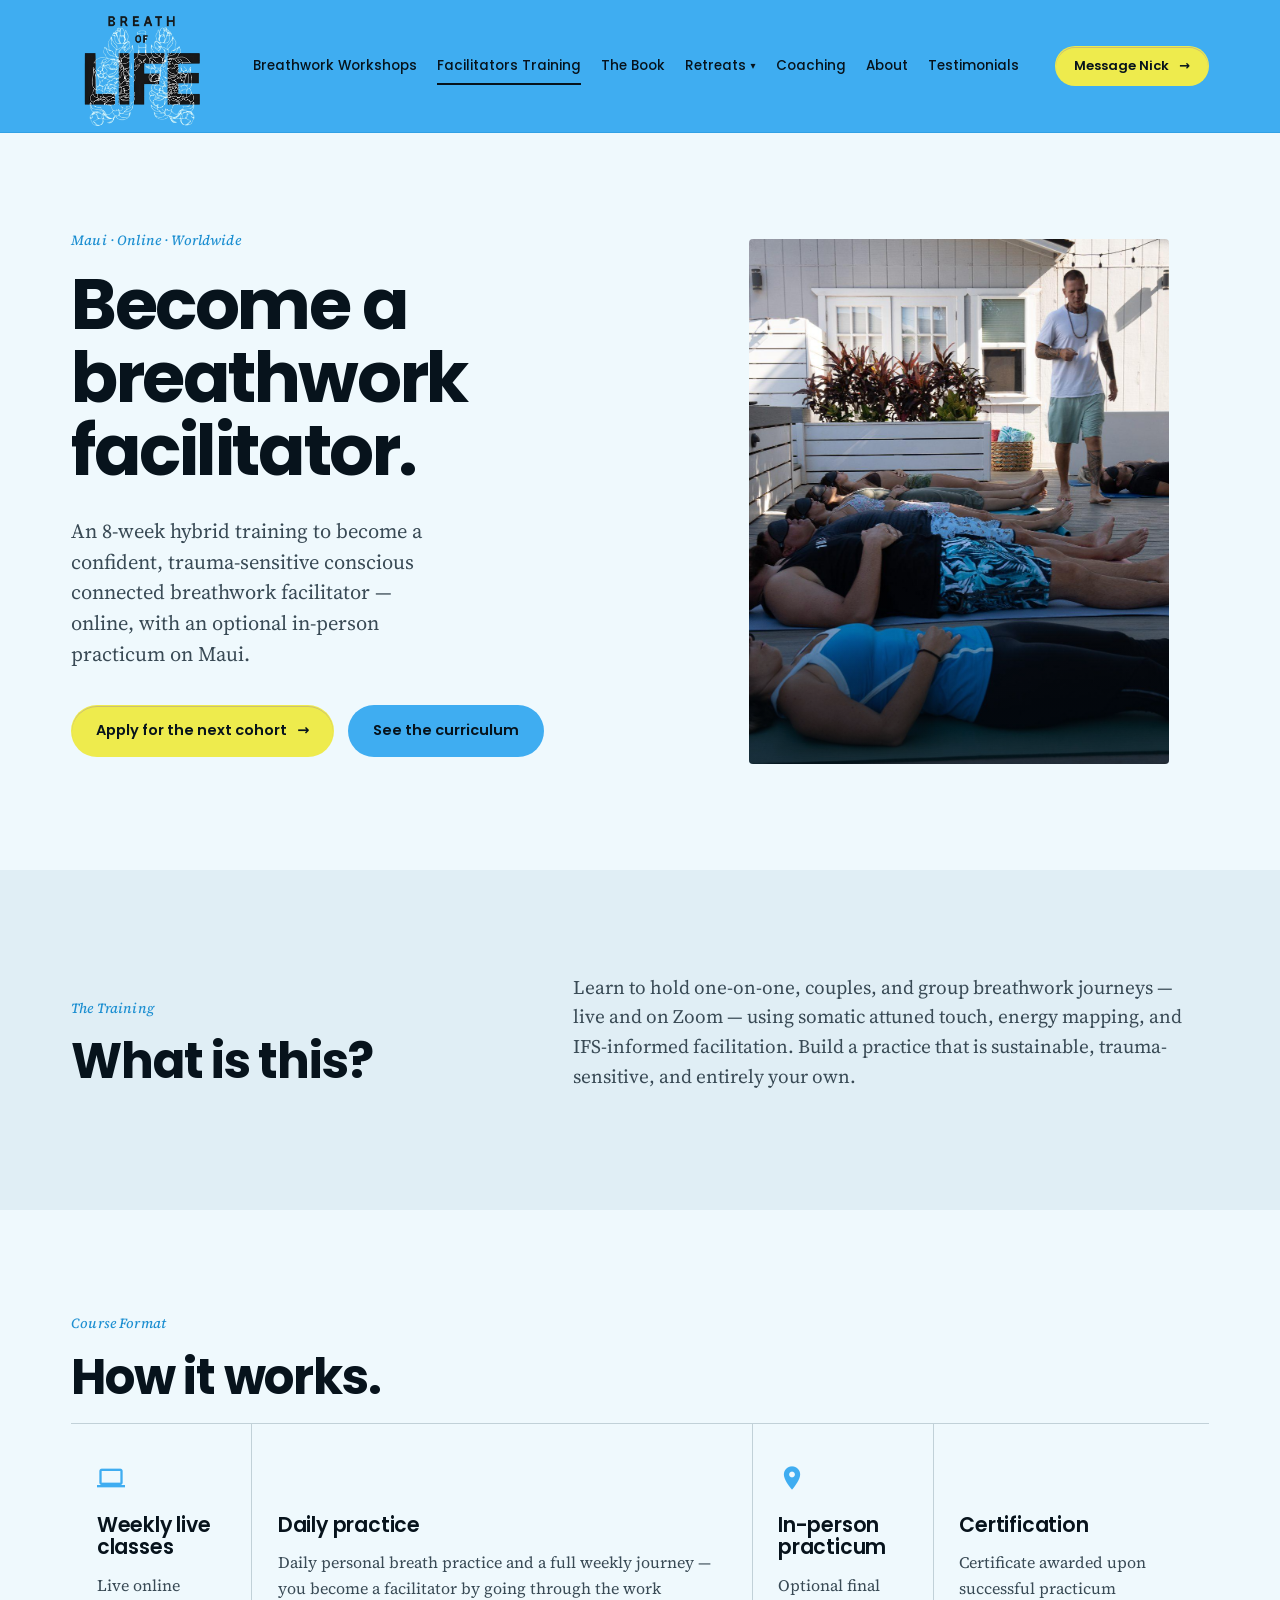
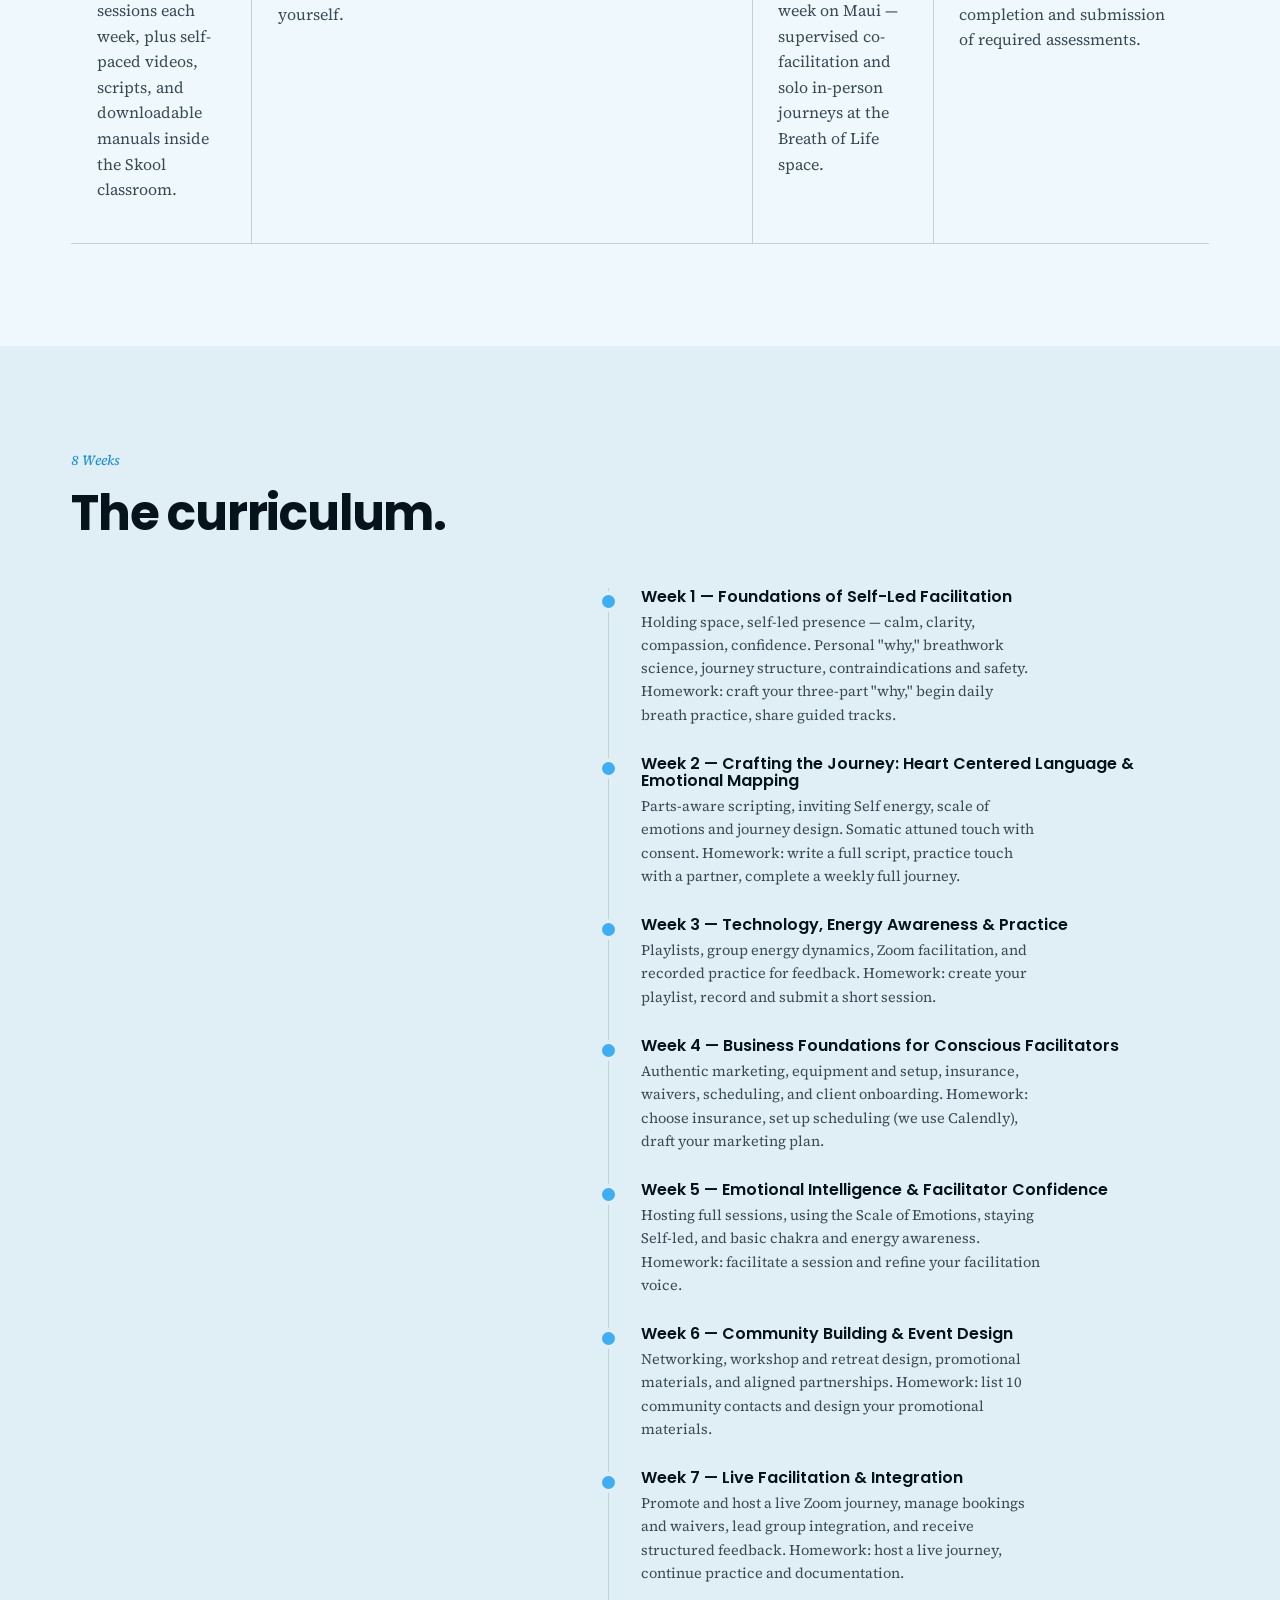
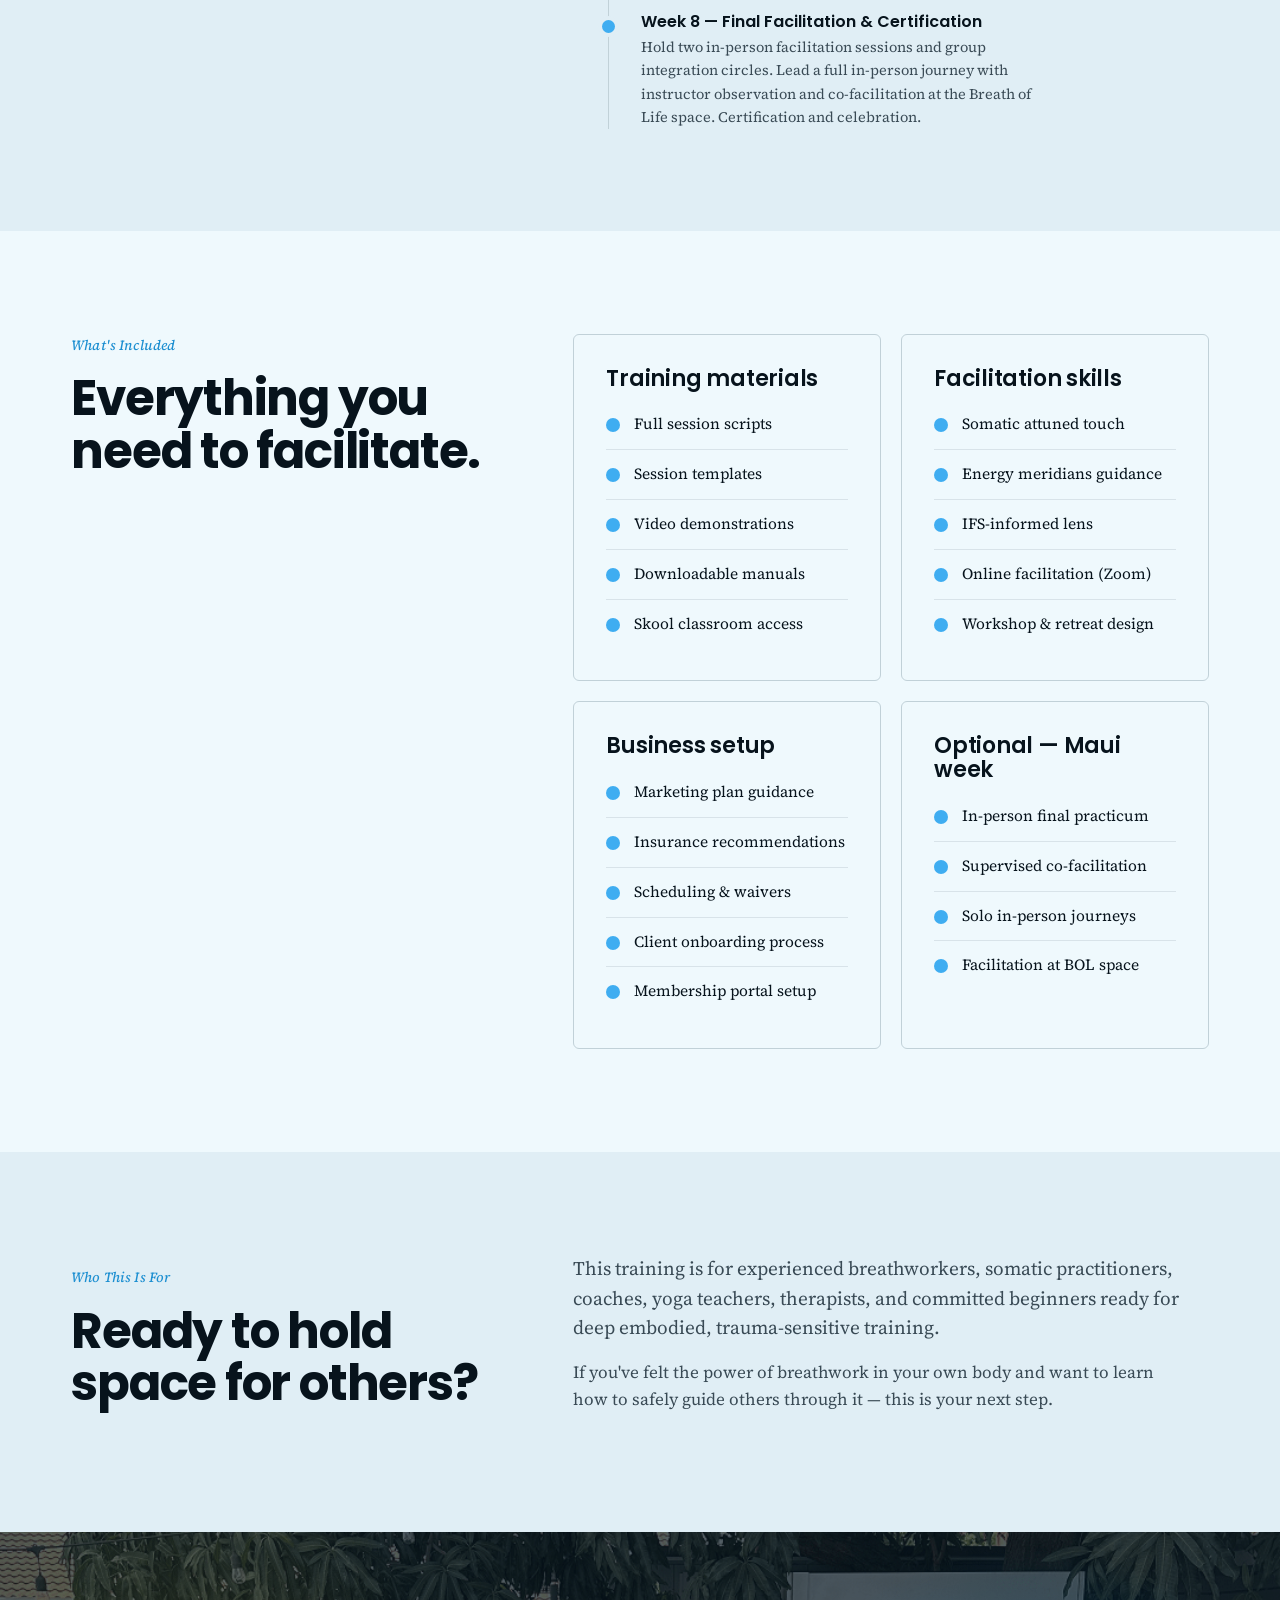
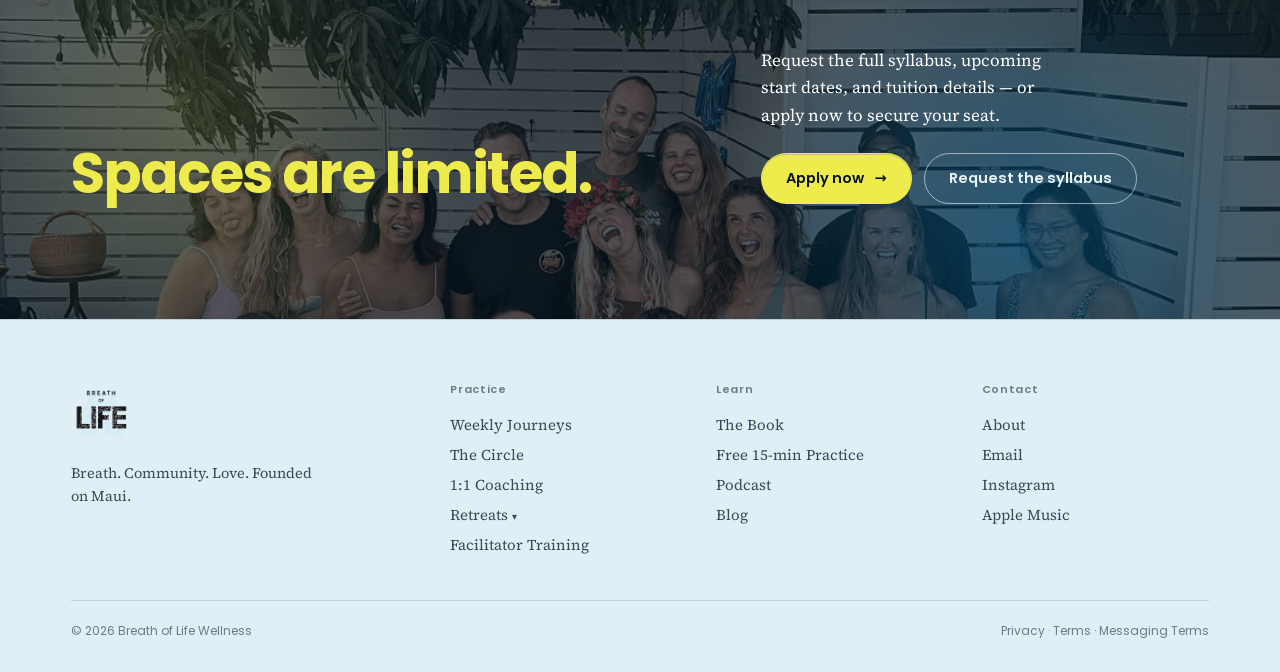
<file: facilitator-training.html>
<!doctype html>
<html lang="en">
<head>
  <meta charset="utf-8" />
  <meta name="viewport" content="width=device-width, initial-scale=1" />
  <title>Breathwork Facilitator Training · Breath of Life Wellness</title>
  <meta name="description" content="An 8-week hybrid training to become a confident, trauma-sensitive conscious connected breathwork facilitator. Online + optional in-person practicum on Maui." />
  <link rel="stylesheet" href="colors.css" />
  <link rel="stylesheet" href="https://fonts.googleapis.com/icon?family=Material+Icons" />
</head>
<body>

<header class="nav">
  <div class="container nav-inner">
    <a href="index.html" class="brand" aria-label="Breath of Life Wellness">
      <img src="img/logo-breath.png" alt="Breath of Life Wellness" />
    </a>
    <ul class="nav-links">
      <li><a href="journeys.html">Breathwork Workshops</a></li>
      <li><a href="facilitator-training.html" class="active">Facilitators Training</a></li>
      <li><a href="book.html">The Book</a></li>
      <li class="has-dropdown">
        <a href="retreats.html" aria-haspopup="true" aria-expanded="false">Retreats <span class="dd-caret" aria-hidden="true">&#9662;</span></a>
        <ul class="nav-dropdown">
          <li><a href="retreats-oregon.html">Oregon</a></li>
          <li><a href="retreats.html">Maui</a></li>
        </ul>
      </li>
      <li><a href="coaching.html">Coaching</a></li>
      <li><a href="about.html">About</a></li>
      <li><a href="testimonials.html">Testimonials</a></li>
    </ul>
    <div class="nav-cta">
      <a href="mailto:nick@breathoflifewellness.com" class="btn btn-primary btn-sm">Message Nick <span class="arrow">→</span></a>
    </div>
  </div>
</header>

<!-- ============ HERO ============ -->
<section class="hero">
  <div class="container hero-grid">
    <div class="hero-text">
      <p class="eyebrow">Maui · Online · Worldwide</p>
      <h1>Become a breathwork facilitator.</h1>
      <p class="hero-sub">An 8-week hybrid training to become a confident, trauma-sensitive conscious connected breathwork facilitator — online, with an optional in-person practicum on Maui.</p>
      <div class="hero-cta">
        <a href="#enroll" class="btn btn-primary">Apply for the next cohort <span class="arrow">→</span></a>
        <a href="#curriculum" class="btn btn-brand">See the curriculum</a>
      </div>
    </div>
    <figure class="hero-visual">
      <img src="img/asset 18.jpeg" alt="Nick TNT Terry facilitating a breathwork journey on Maui" />
    </figure>
  </div>
</section>

<!-- ============ OVERVIEW ============ -->
<section style="background:var(--surface-soft);">
  <div class="container">
    <div style="display:grid;grid-template-columns:1fr 1.4fr;gap:48px;align-items:end;">
      <div>
        <p class="eyebrow">The training</p>
        <h2>What is this?</h2>
      </div>
      <p class="lead">Learn to hold one-on-one, couples, and group breathwork journeys — live and on Zoom — using somatic attuned touch, energy mapping, and IFS-informed facilitation. Build a practice that is sustainable, trauma-sensitive, and entirely your own.</p>
    </div>
  </div>
</section>

<!-- ============ FORMAT ============ -->
<section>
  <div class="container">
    <p class="eyebrow">Course format</p>
    <h2>How it works.</h2>
    <div class="audience-grid audience-grid--4">
      <div class="audience-item">
        <span class="material-icons" style="font-size:28px;color:var(--brand);margin-bottom:8px;">laptop</span>
        <h3>Weekly live classes</h3>
        <p>Live online sessions each week, plus self-paced videos, scripts, and downloadable manuals inside the Skool classroom.</p>
      </div>
      <div class="audience-item">
        <span class="material-icons" style="font-size:28px;color:var(--brand);margin-bottom:8px;">self_improvement</span>
        <h3>Daily practice</h3>
        <p>Daily personal breath practice and a full weekly journey — you become a facilitator by going through the work yourself.</p>
      </div>
      <div class="audience-item">
        <span class="material-icons" style="font-size:28px;color:var(--brand);margin-bottom:8px;">place</span>
        <h3>In-person practicum</h3>
        <p>Optional final week on Maui — supervised co-facilitation and solo in-person journeys at the Breath of Life space.</p>
      </div>
      <div class="audience-item">
        <span class="material-icons" style="font-size:28px;color:var(--brand);margin-bottom:8px;">verified</span>
        <h3>Certification</h3>
        <p>Certificate awarded upon successful practicum completion and submission of required assessments.</p>
      </div>
    </div>
  </div>
</section>

<!-- ============ CURRICULUM ============ -->
<section id="curriculum" style="background:var(--surface-soft);">
  <div class="container">
    <p class="eyebrow">8 weeks</p>
    <h2>The curriculum.</h2>
    <div class="r-timeline-grid" style="margin-top:48px;">
      <div></div>
      <div class="r-timeline">

        <div class="r-step">
          <h4>Week 1 — Foundations of Self-Led Facilitation</h4>
          <p>Holding space, self-led presence — calm, clarity, compassion, confidence. Personal "why," breathwork science, journey structure, contraindications and safety. Homework: craft your three-part "why," begin daily breath practice, share guided tracks.</p>
        </div>

        <div class="r-step">
          <h4>Week 2 — Crafting the Journey: Heart Centered Language & Emotional Mapping</h4>
          <p>Parts-aware scripting, inviting Self energy, scale of emotions and journey design. Somatic attuned touch with consent. Homework: write a full script, practice touch with a partner, complete a weekly full journey.</p>
        </div>

        <div class="r-step">
          <h4>Week 3 — Technology, Energy Awareness & Practice</h4>
          <p>Playlists, group energy dynamics, Zoom facilitation, and recorded practice for feedback. Homework: create your playlist, record and submit a short session.</p>
        </div>

        <div class="r-step">
          <h4>Week 4 — Business Foundations for Conscious Facilitators</h4>
          <p>Authentic marketing, equipment and setup, insurance, waivers, scheduling, and client onboarding. Homework: choose insurance, set up scheduling (we use Calendly), draft your marketing plan.</p>
        </div>

        <div class="r-step">
          <h4>Week 5 — Emotional Intelligence & Facilitator Confidence</h4>
          <p>Hosting full sessions, using the Scale of Emotions, staying Self-led, and basic chakra and energy awareness. Homework: facilitate a session and refine your facilitation voice.</p>
        </div>

        <div class="r-step">
          <h4>Week 6 — Community Building & Event Design</h4>
          <p>Networking, workshop and retreat design, promotional materials, and aligned partnerships. Homework: list 10 community contacts and design your promotional materials.</p>
        </div>

        <div class="r-step">
          <h4>Week 7 — Live Facilitation & Integration</h4>
          <p>Promote and host a live Zoom journey, manage bookings and waivers, lead group integration, and receive structured feedback. Homework: host a live journey, continue practice and documentation.</p>
        </div>

        <div class="r-step">
          <h4>Week 8 — Final Facilitation & Certification</h4>
          <p>Hold two in-person facilitation sessions and group integration circles. Lead a full in-person journey with instructor observation and co-facilitation at the Breath of Life space. Certification and celebration.</p>
        </div>

      </div>
    </div>
  </div>
</section>

<!-- ============ WHAT'S INCLUDED ============ -->
<section>
  <div class="container">
    <div style="display:grid;grid-template-columns:1fr 1.4fr;gap:48px;align-items:start;">
      <div>
        <p class="eyebrow">What's included</p>
        <h2>Everything you need to facilitate.</h2>
      </div>
      <div class="check-grid two" style="margin-top:0;">
        <div class="check-card">
          <h3>Training materials</h3>
          <ul class="check-list">
            <li>Full session scripts</li>
            <li>Session templates</li>
            <li>Video demonstrations</li>
            <li>Downloadable manuals</li>
            <li>Skool classroom access</li>
          </ul>
        </div>
        <div class="check-card">
          <h3>Facilitation skills</h3>
          <ul class="check-list">
            <li>Somatic attuned touch</li>
            <li>Energy meridians guidance</li>
            <li>IFS-informed lens</li>
            <li>Online facilitation (Zoom)</li>
            <li>Workshop & retreat design</li>
          </ul>
        </div>
        <div class="check-card">
          <h3>Business setup</h3>
          <ul class="check-list">
            <li>Marketing plan guidance</li>
            <li>Insurance recommendations</li>
            <li>Scheduling & waivers</li>
            <li>Client onboarding process</li>
            <li>Membership portal setup</li>
          </ul>
        </div>
        <div class="check-card">
          <h3>Optional — Maui week</h3>
          <ul class="check-list">
            <li>In-person final practicum</li>
            <li>Supervised co-facilitation</li>
            <li>Solo in-person journeys</li>
            <li>Facilitation at BOL space</li>
          </ul>
        </div>
      </div>
    </div>
  </div>
</section>

<!-- ============ WHO SHOULD APPLY ============ -->
<section style="background:var(--surface-soft);">
  <div class="container">
    <div style="display:grid;grid-template-columns:1fr 1.4fr;gap:48px;align-items:end;">
      <div>
        <p class="eyebrow">Who this is for</p>
        <h2>Ready to hold space for others?</h2>
      </div>
      <div>
        <p class="lead">This training is for experienced breathworkers, somatic practitioners, coaches, yoga teachers, therapists, and committed beginners ready for deep embodied, trauma-sensitive training.</p>
        <p style="color:var(--ink-mid);margin-top:16px;">If you've felt the power of breathwork in your own body and want to learn how to safely guide others through it — this is your next step.</p>
      </div>
    </div>
  </div>
</section>

<!-- ============ ENROLL ============ -->
<section id="enroll" class="cta-mid">
  <img class="cta-mid-bg" src="img/asset 28.png" alt="" aria-hidden="true" />
  <div class="container">
    <div>
      <h2>Spaces are limited.</h2>
    </div>
    <div>
      <p>Request the full syllabus, upcoming start dates, and tuition details — or apply now to secure your seat.</p>
      <div class="btn-row" style="margin-top:24px;">
        <a href="mailto:nick@breathoflifewellness.com" class="btn btn-primary">Apply now <span class="arrow">→</span></a>
        <a href="mailto:nick@breathoflifewellness.com" class="btn btn-ghost-on-ink">Request the syllabus</a>
      </div>
    </div>
  </div>
</section>

<!-- ============ FOOTER ============ -->
<footer class="footer">
  <div class="container">
    <div class="foot-grid">
      <div>
        <a href="index.html" class="brand" aria-label="Breath of Life Wellness">
          <img src="img/logo-breath.png" alt="Breath of Life Wellness" />
        </a>
        <p class="foot-tag">Breath. Community. Love. Founded on Maui.</p>
      </div>
      <div>
        <h4>Practice</h4>
        <ul>
          <li><a href="journeys.html">Weekly Journeys</a></li>
          <li><a href="#">The Circle</a></li>
          <li><a href="coaching.html">1:1 Coaching</a></li>
          <li class="has-dropdown">
        <a href="retreats.html" aria-haspopup="true" aria-expanded="false">Retreats <span class="dd-caret" aria-hidden="true">&#9662;</span></a>
        <ul class="nav-dropdown">
          <li><a href="retreats-oregon.html">Oregon</a></li>
          <li><a href="retreats.html">Maui</a></li>
        </ul>
      </li>
          <li><a href="facilitator-training.html">Facilitator Training</a></li>
        </ul>
      </div>
      <div>
        <h4>Learn</h4>
        <ul>
          <li><a href="book.html">The Book</a></li>
          <li><a href="#">Free 15-min Practice</a></li>
          <li><a href="#">Podcast</a></li>
          <li><a href="#">Blog</a></li>
        </ul>
      </div>
      <div>
        <h4>Contact</h4>
        <ul>
          <li><a href="about.html">About</a></li>
          <li><a href="#">Email</a></li>
          <li><a href="#">Instagram</a></li>
          <li><a href="#">Apple Music</a></li>
        </ul>
      </div>
    </div>
    <div class="foot-bottom">
      <span>© 2026 Breath of Life Wellness</span>
      <span><a href="#">Privacy</a> · <a href="#">Terms</a> · <a href="#">Messaging Terms</a></span>
    </div>
  </div>
</footer>

<script src="nav.js"></script>
</body>
</html>
</file>
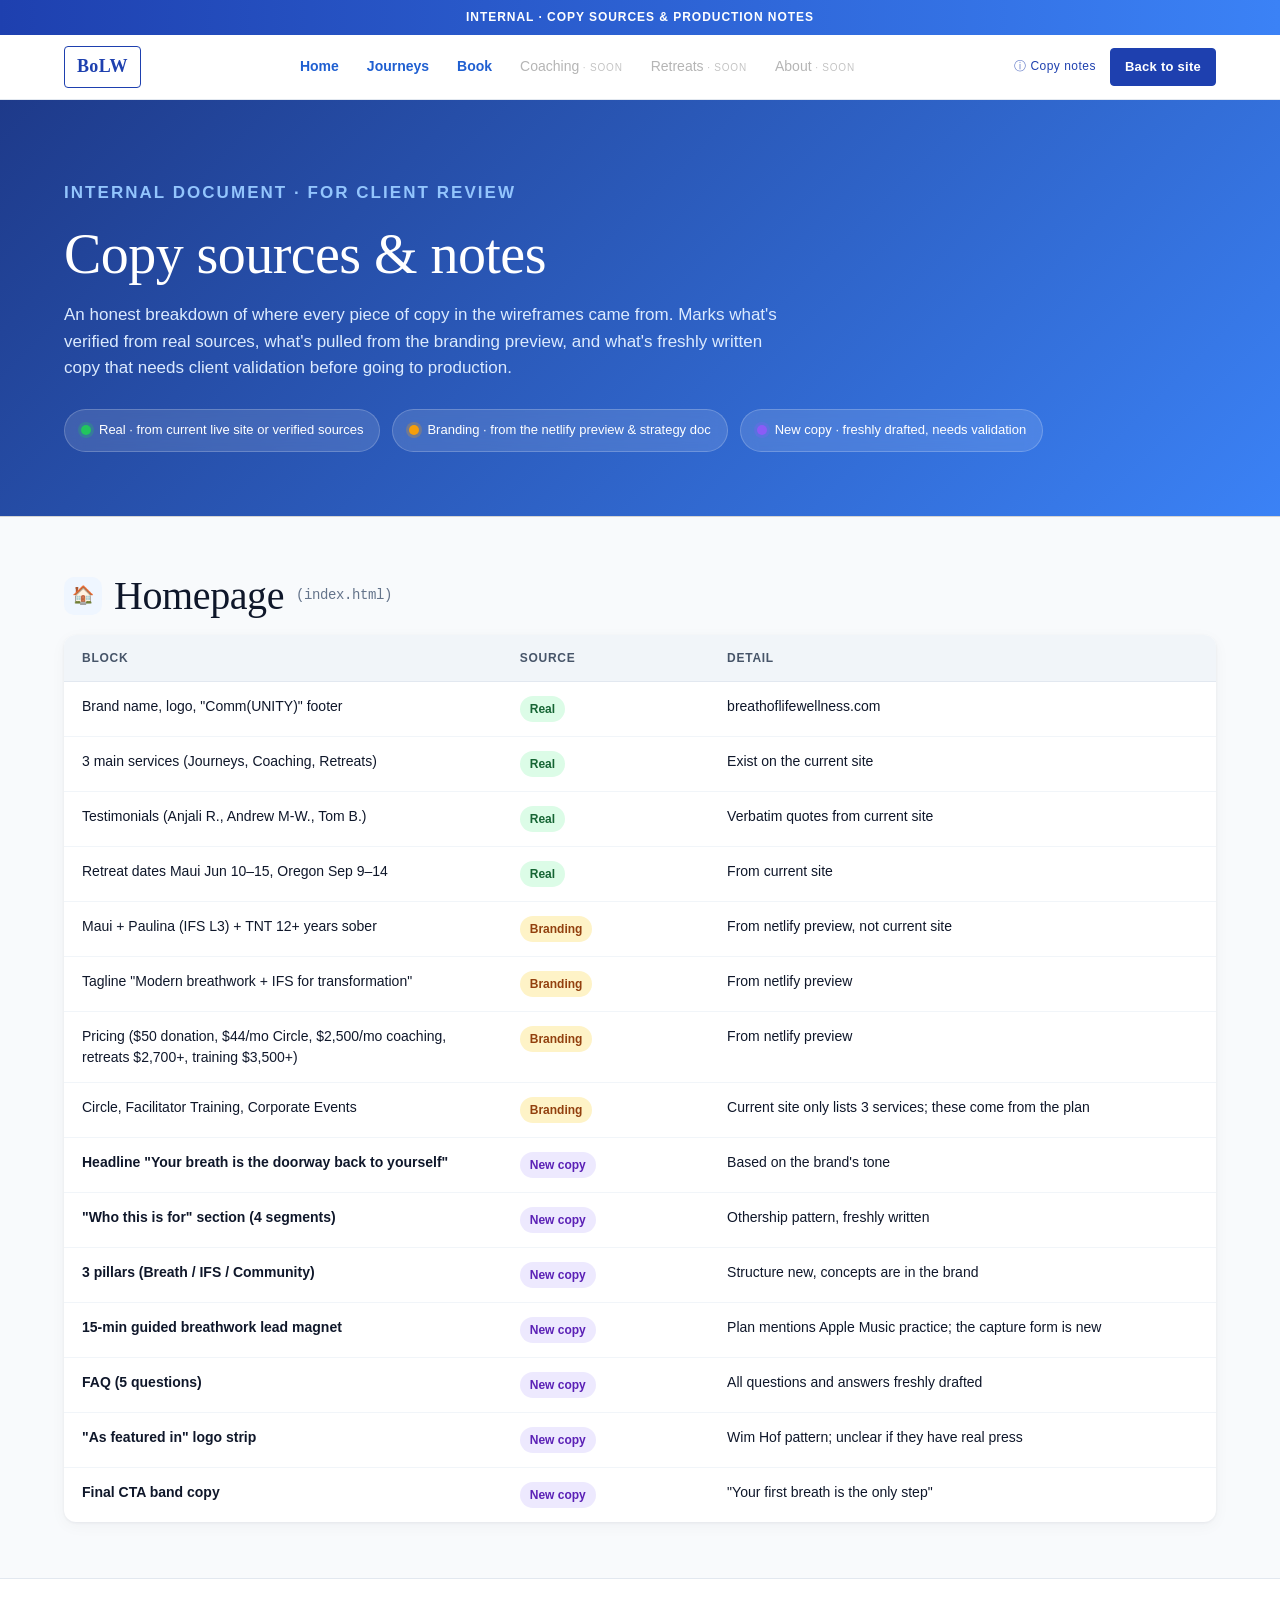
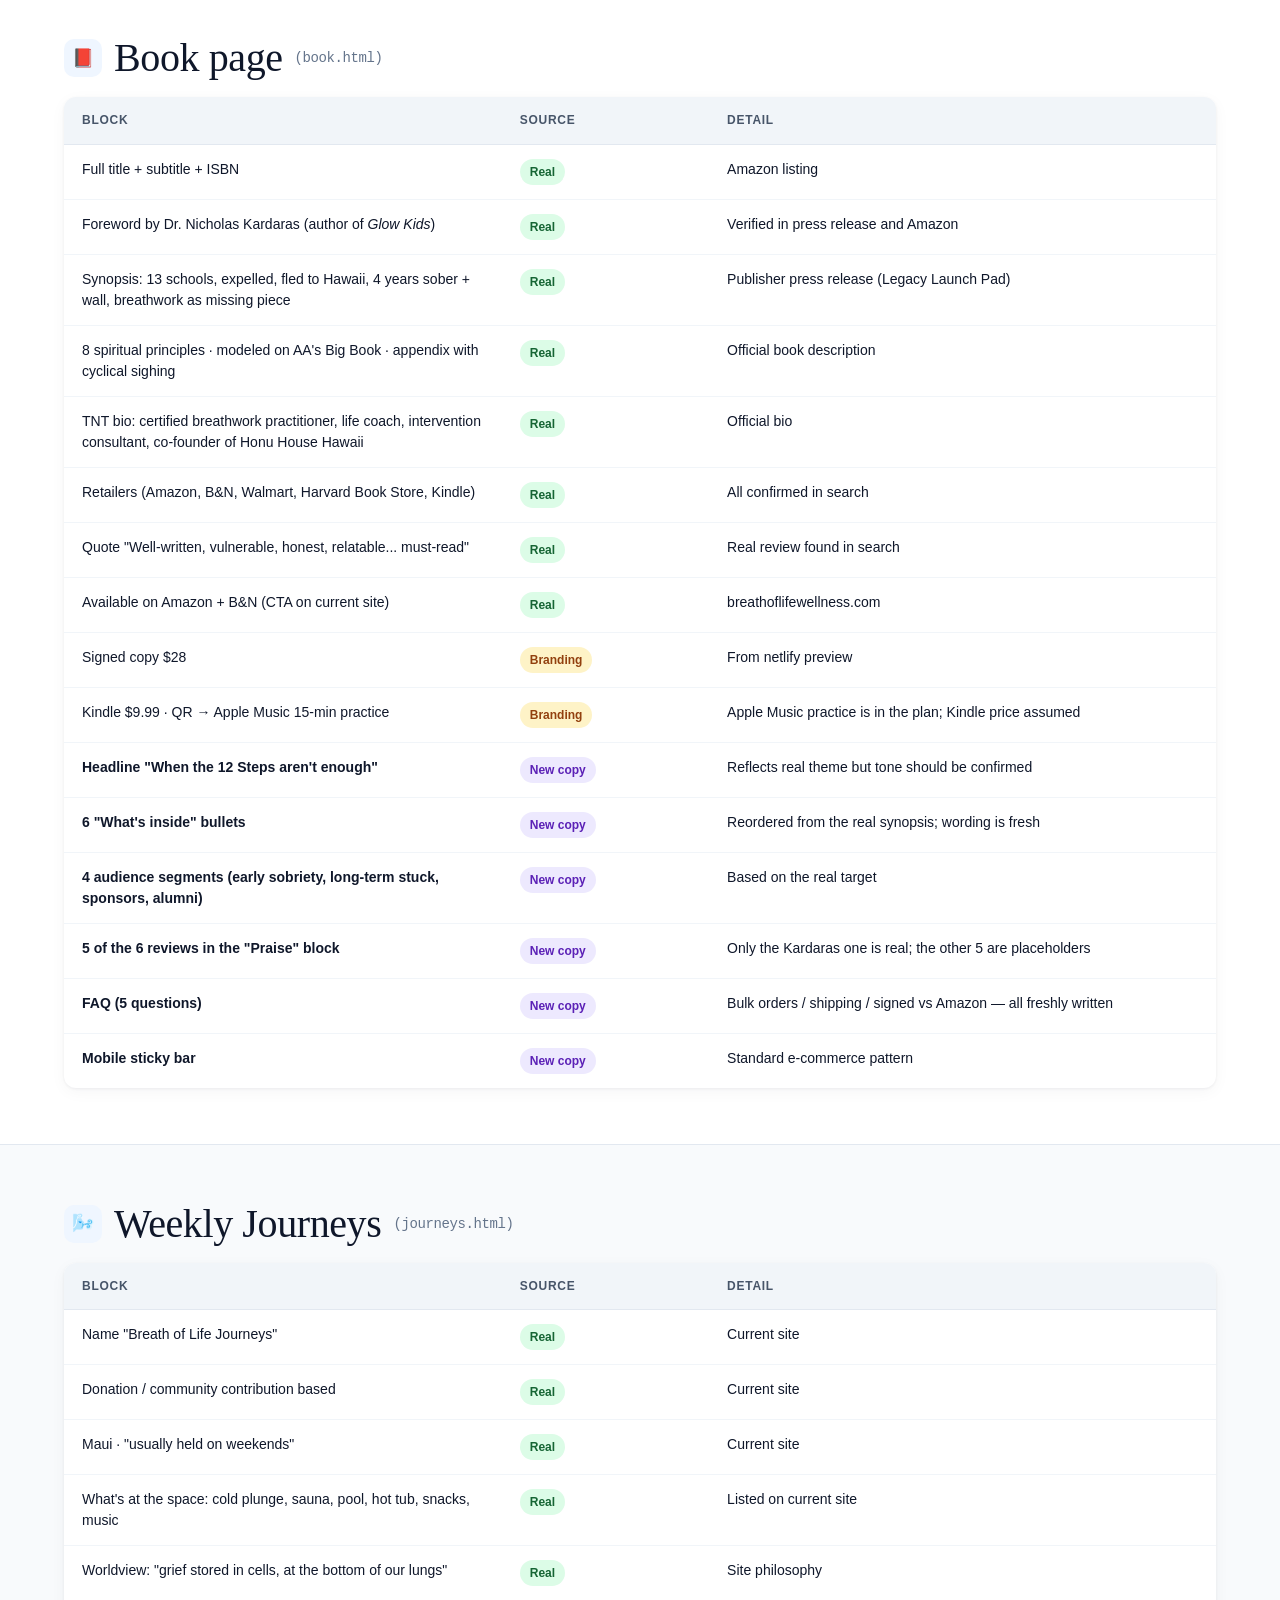
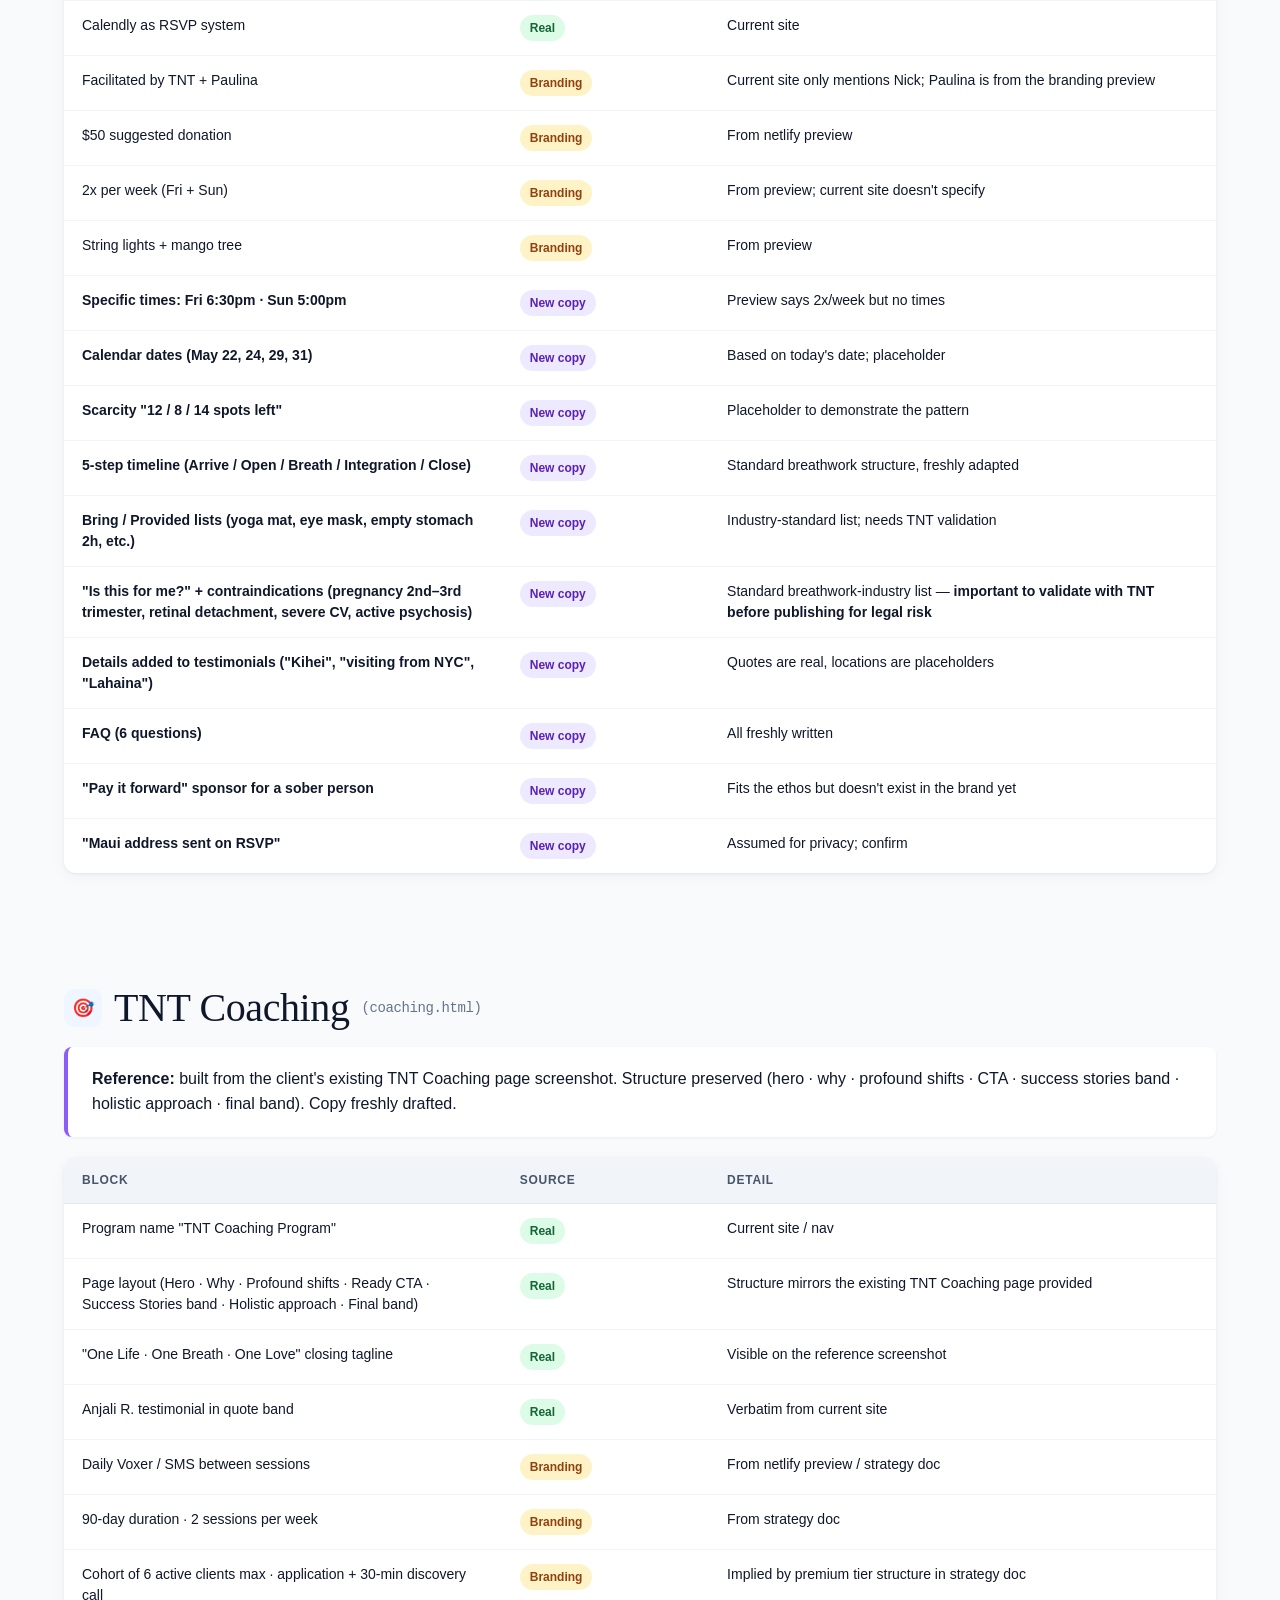
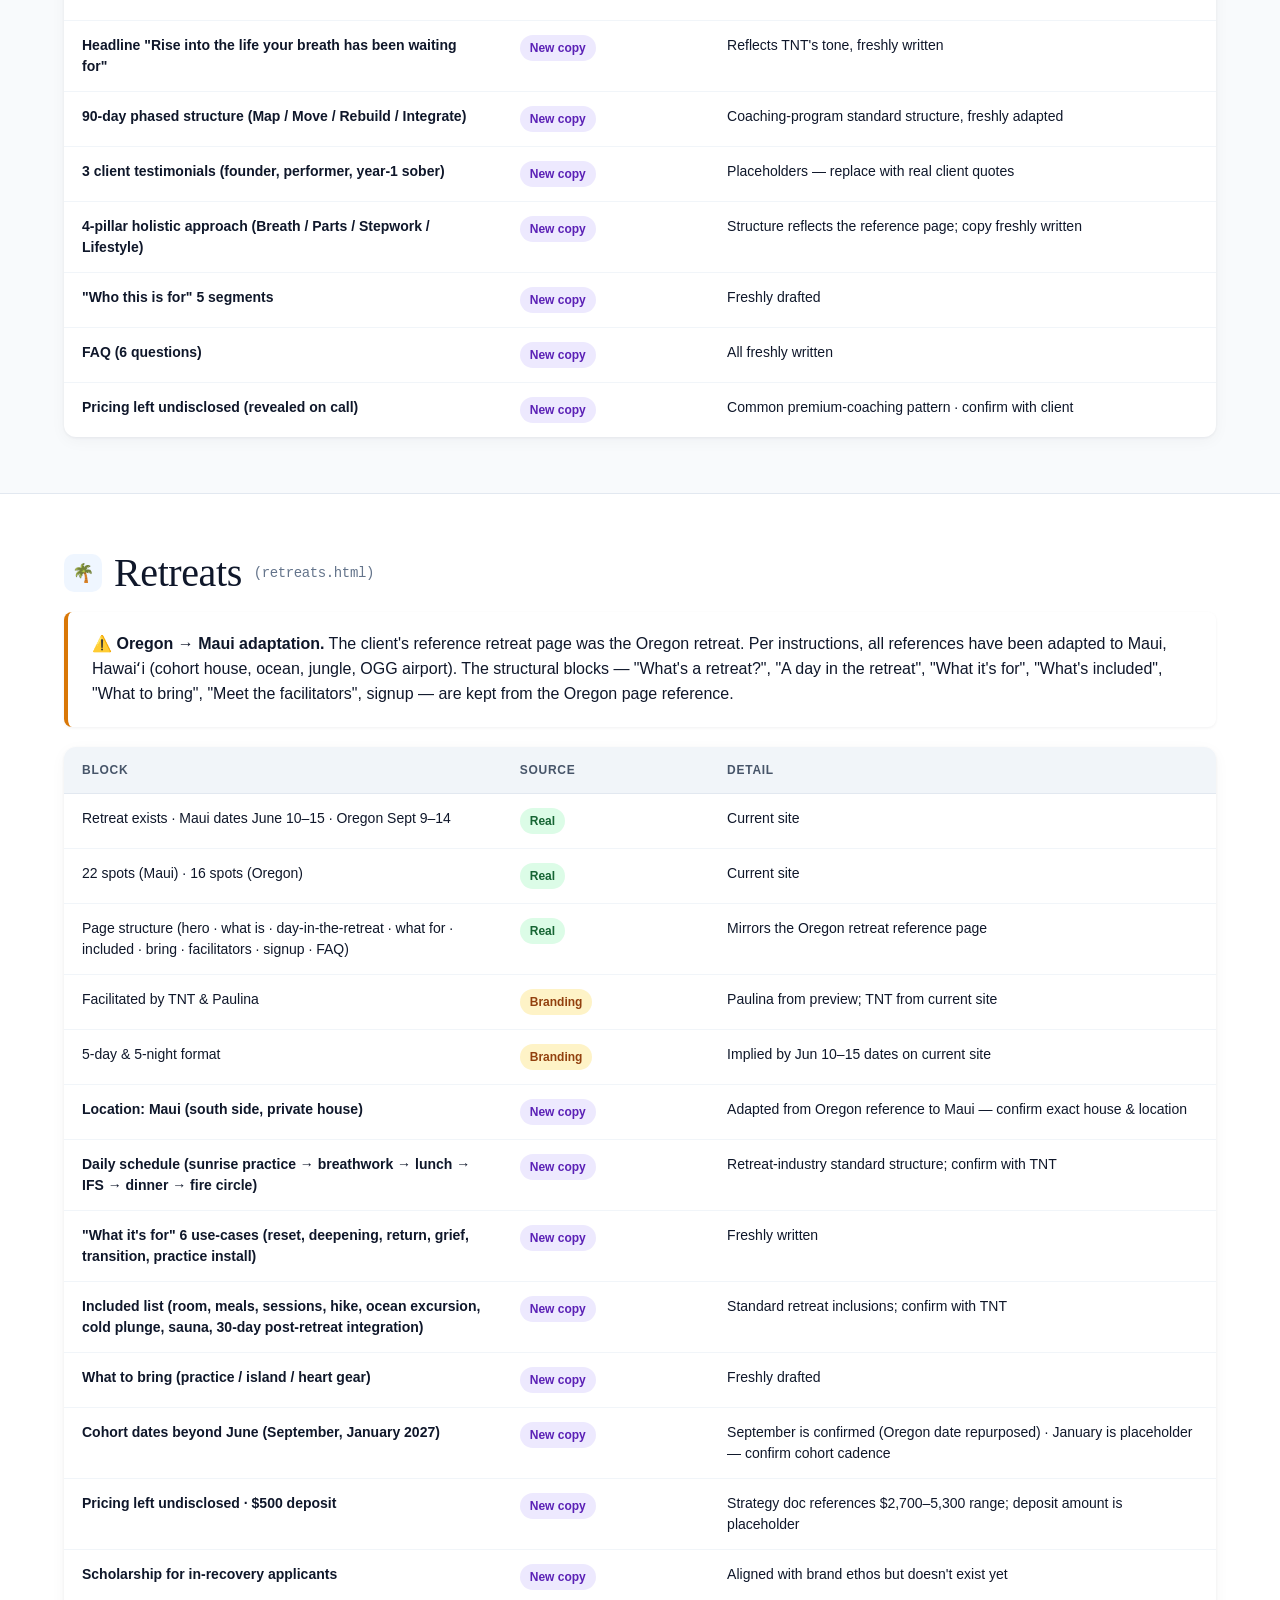
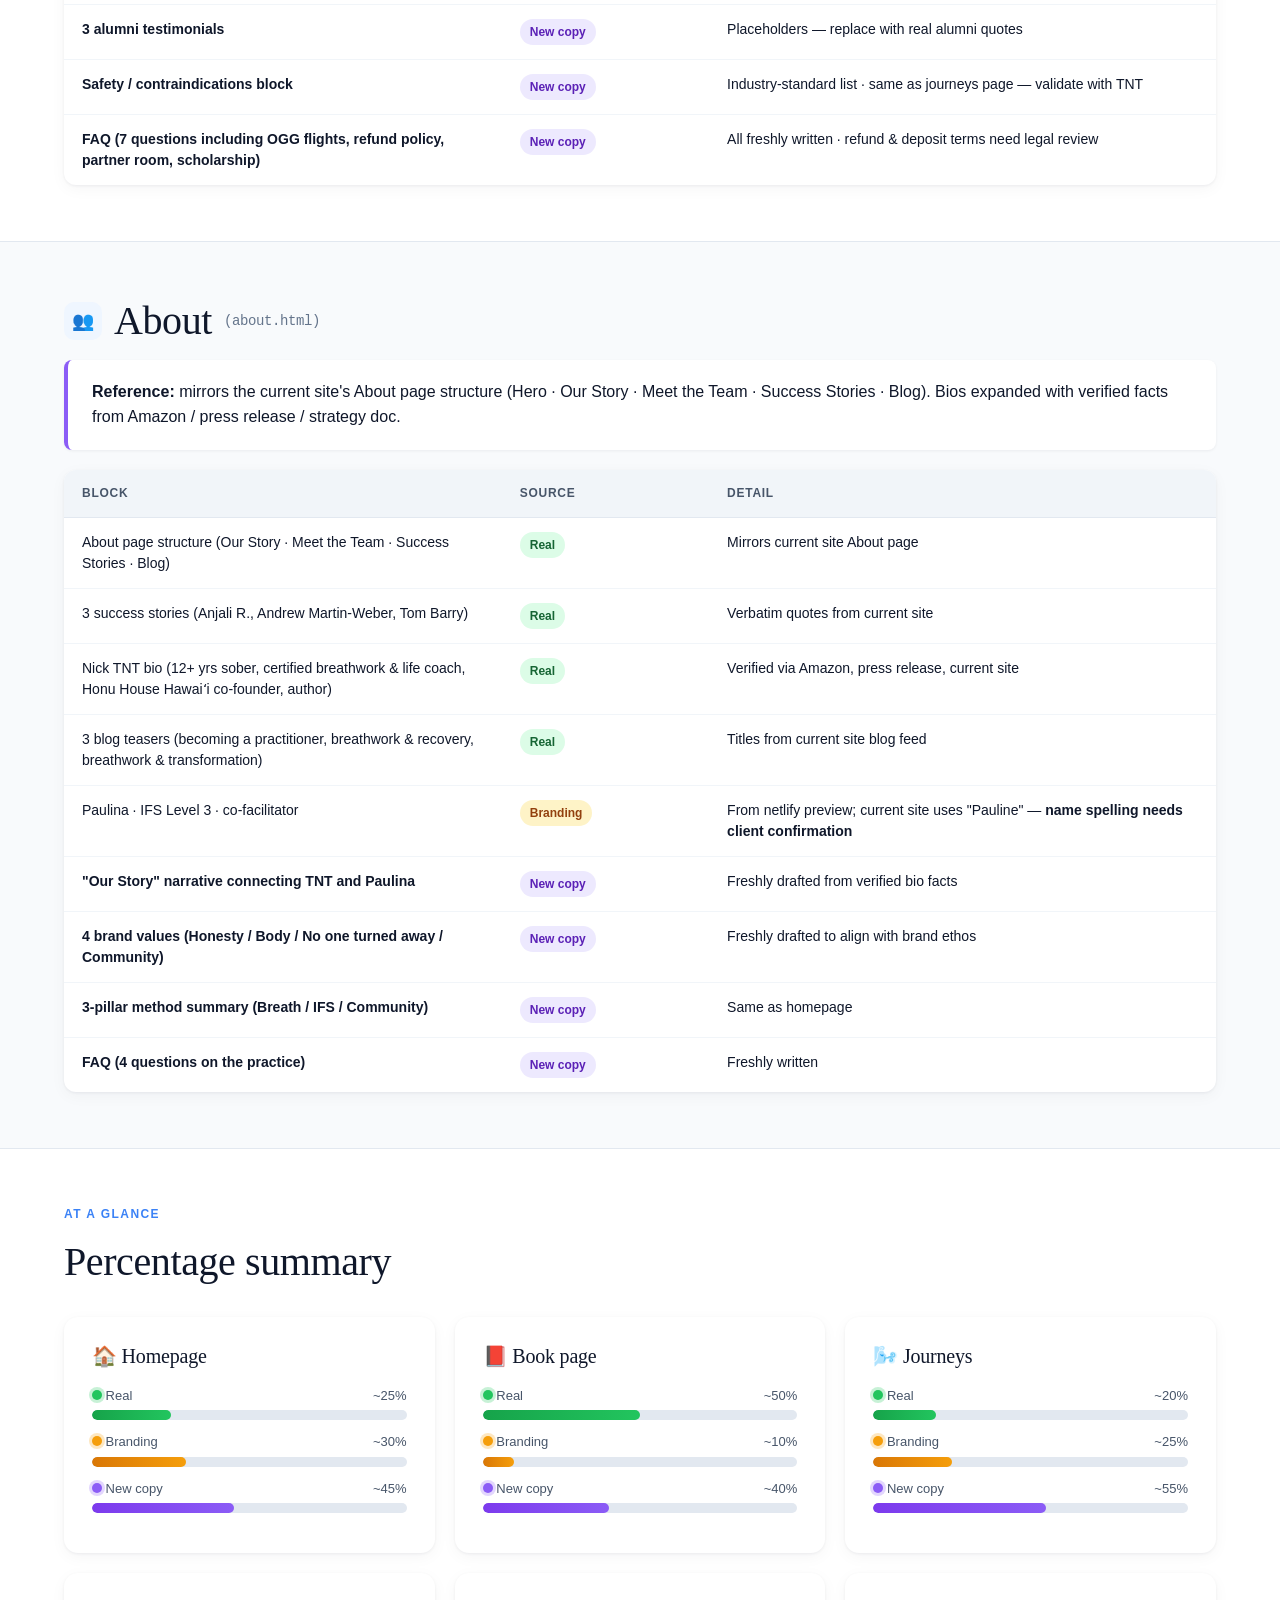
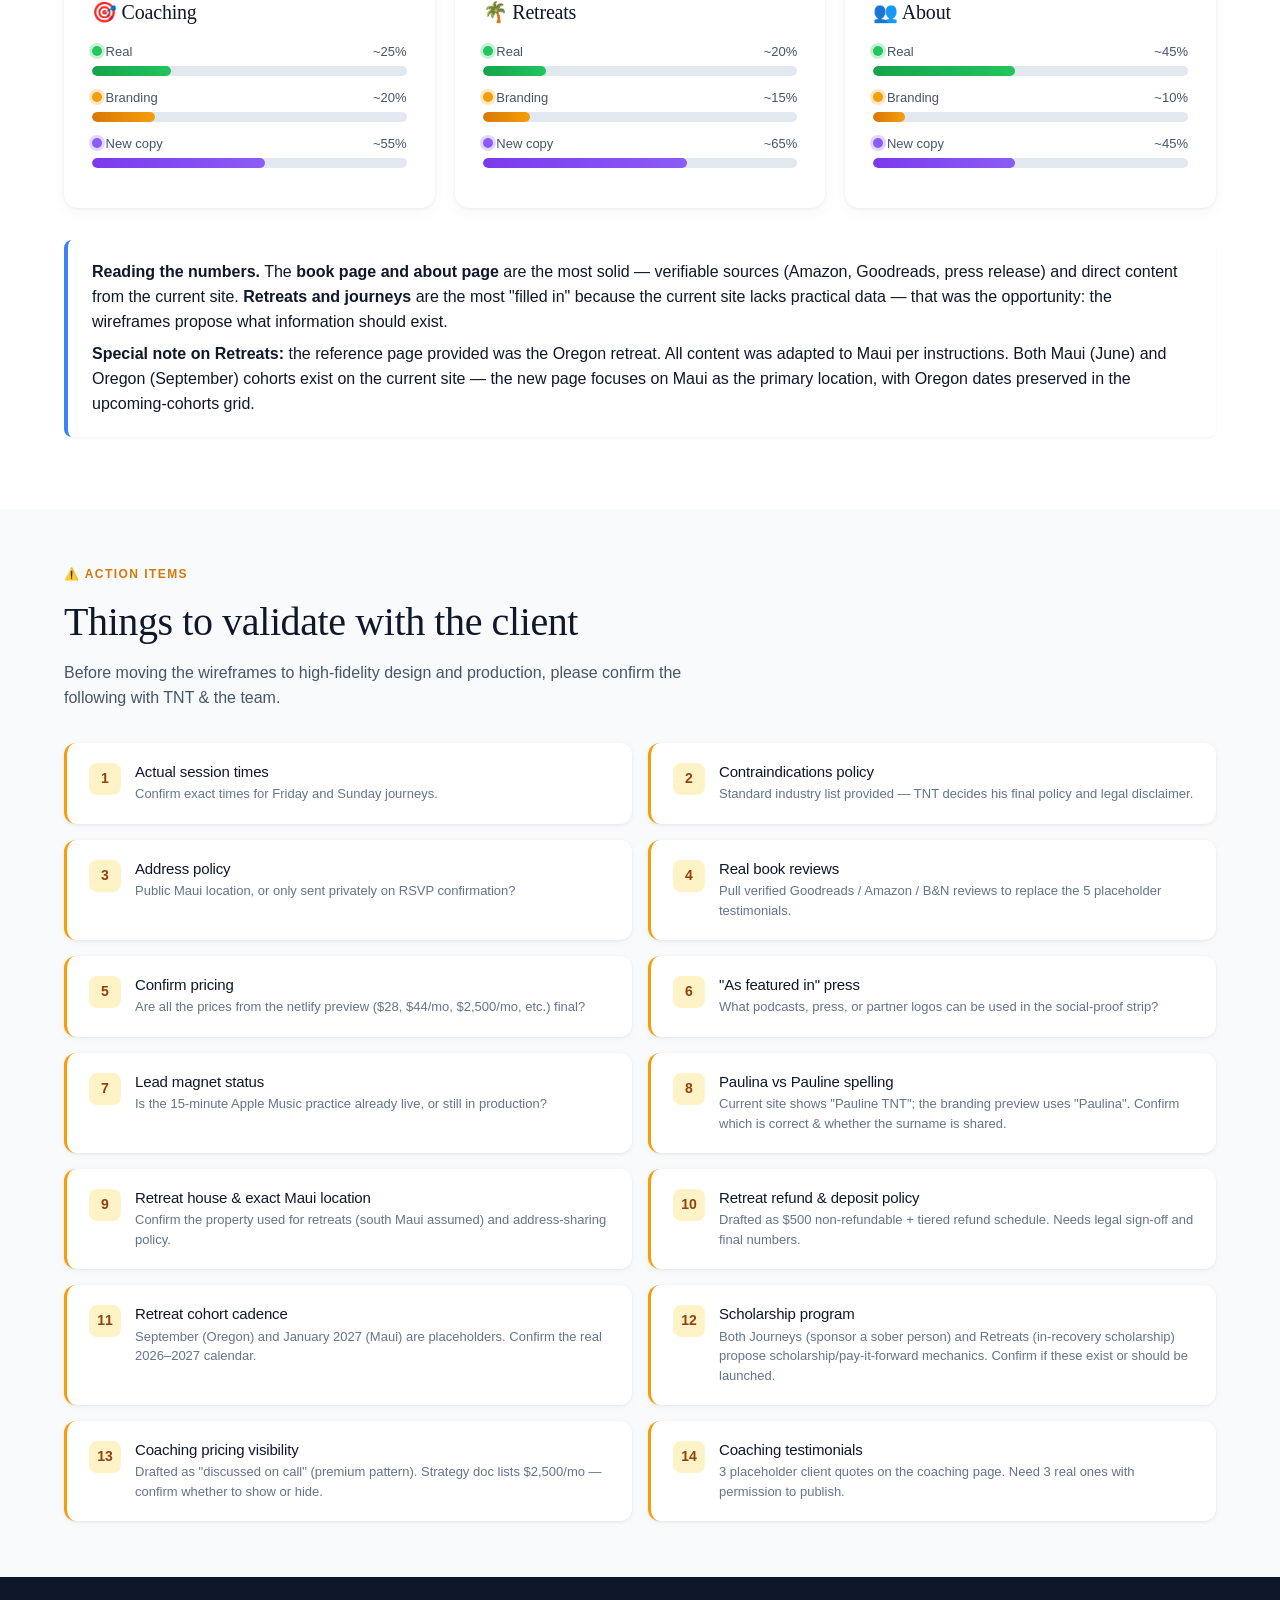
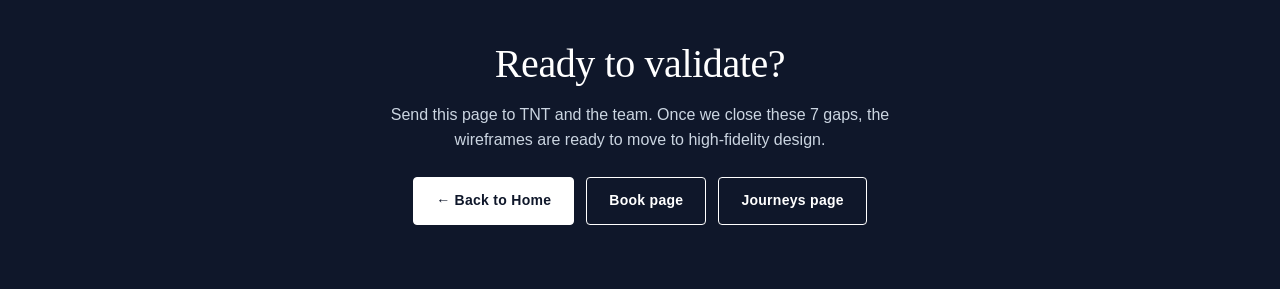
<file: sources.html>
<!doctype html>
<html lang="en">
<head>
  <meta charset="utf-8" />
  <meta name="viewport" content="width=device-width, initial-scale=1" />
  <title>Copy Sources & Notes · Breath of Life Wellness</title>
  <link rel="stylesheet" href="styles.css" />
  <style>
    /* ---------- Color overrides for this page only ---------- */
    body {
      background: #f8fafc;
      color: #0f172a;
    }
    .src-hero {
      background: linear-gradient(135deg, #1e3a8a 0%, #3b82f6 100%);
      color: #fff;
      padding: 80px 0 64px;
    }
    .src-hero h1 { color: #fff; max-width: 820px; }
    .src-hero p { color: #dbeafe; max-width: 720px; font-size: 17px; }
    .src-hero .eyebrow { color: #93c5fd; }

    .legend {
      display: flex; gap: 12px; flex-wrap: wrap; margin-top: 28px;
    }
    .legend-item {
      background: rgba(255,255,255,0.12);
      backdrop-filter: blur(8px);
      padding: 10px 16px; border-radius: 999px;
      font-size: 13px; display: inline-flex; align-items: center; gap: 8px;
      border: 1px solid rgba(255,255,255,0.2);
    }
    .dot { width: 10px; height: 10px; border-radius: 50%; display: inline-block; }
    .dot-real { background: #22c55e; box-shadow: 0 0 0 3px rgba(34,197,94,0.25); }
    .dot-brand { background: #f59e0b; box-shadow: 0 0 0 3px rgba(245,158,11,0.25); }
    .dot-new   { background: #8b5cf6; box-shadow: 0 0 0 3px rgba(139,92,246,0.25); }

    .src-section {
      padding: 56px 0;
      border-bottom: none;
    }
    .src-section h2 {
      color: #0f172a;
      display: flex; align-items: center; gap: 12px;
    }
    .src-section h2 .pageicon {
      width: 38px; height: 38px;
      background: #eff6ff; color: #1e40af;
      border-radius: 10px;
      display: inline-flex; align-items: center; justify-content: center;
      font-size: 18px;
    }

    /* Color-coded table */
    .src-table {
      width: 100%; border-collapse: separate; border-spacing: 0;
      background: #fff;
      border-radius: 12px;
      overflow: hidden;
      box-shadow: 0 1px 3px rgba(15,23,42,0.06), 0 4px 16px rgba(15,23,42,0.04);
      font-size: 14px;
    }
    .src-table thead th {
      background: #f1f5f9;
      color: #475569;
      text-align: left;
      font-weight: 600;
      font-size: 12px;
      text-transform: uppercase;
      letter-spacing: 0.06em;
      padding: 14px 18px;
      border-bottom: 1px solid #e2e8f0;
    }
    .src-table tbody td {
      padding: 14px 18px;
      border-bottom: 1px solid #f1f5f9;
      vertical-align: top;
      line-height: 1.5;
    }
    .src-table tbody tr:last-child td { border-bottom: none; }
    .src-table tbody tr:hover { background: #f8fafc; }

    .badge {
      display: inline-flex; align-items: center; gap: 6px;
      padding: 4px 10px; border-radius: 999px;
      font-size: 12px; font-weight: 600;
      white-space: nowrap;
    }
    .badge-real { background: #dcfce7; color: #166534; }
    .badge-brand { background: #fef3c7; color: #92400e; }
    .badge-new { background: #ede9fe; color: #5b21b6; }

    /* Summary */
    .summary-grid {
      display: grid; grid-template-columns: repeat(3, 1fr); gap: 20px; margin-top: 32px;
    }
    @media (max-width: 860px) { .summary-grid { grid-template-columns: 1fr; } }
    .summary-card {
      background: #fff;
      border-radius: 14px;
      padding: 28px;
      box-shadow: 0 1px 3px rgba(15,23,42,0.06), 0 4px 16px rgba(15,23,42,0.04);
    }
    .summary-card h3 { color: #0f172a; margin-bottom: 18px; }
    .bar-row { margin-bottom: 12px; }
    .bar-label {
      display: flex; justify-content: space-between;
      font-size: 13px; color: #475569; margin-bottom: 4px;
    }
    .bar {
      height: 10px; background: #e2e8f0; border-radius: 999px; overflow: hidden;
    }
    .bar-fill { height: 100%; border-radius: 999px; }
    .bar-real  { background: linear-gradient(90deg, #16a34a, #22c55e); }
    .bar-brand { background: linear-gradient(90deg, #d97706, #f59e0b); }
    .bar-new   { background: linear-gradient(90deg, #7c3aed, #8b5cf6); }

    /* Callout boxes */
    .callout {
      background: #fff;
      border-left: 4px solid #3b82f6;
      padding: 20px 24px;
      border-radius: 8px;
      box-shadow: 0 1px 3px rgba(15,23,42,0.06);
      margin: 16px 0;
    }
    .callout strong { color: #0f172a; }

    /* Validation list */
    .validate-grid {
      display: grid; grid-template-columns: repeat(2, 1fr); gap: 16px; margin-top: 32px;
    }
    @media (max-width: 860px) { .validate-grid { grid-template-columns: 1fr; } }
    .validate-card {
      background: #fff;
      border-radius: 12px;
      padding: 20px 22px;
      display: flex; gap: 14px; align-items: flex-start;
      box-shadow: 0 1px 3px rgba(15,23,42,0.06), 0 2px 8px rgba(15,23,42,0.03);
      border-left: 3px solid #f59e0b;
    }
    .validate-num {
      flex-shrink: 0;
      width: 32px; height: 32px;
      background: #fef3c7;
      color: #92400e;
      border-radius: 8px;
      display: inline-flex; align-items: center; justify-content: center;
      font-weight: 700;
      font-size: 14px;
    }
    .validate-card h4 { margin: 0 0 4px; font-family: inherit; font-size: 15px; color: #0f172a; }
    .validate-card p { margin: 0; font-size: 13px; color: #64748b; line-height: 1.5; }

    /* Color-version nav override */
    .src-nav {
      background: #fff;
      border-bottom: 1px solid #e2e8f0;
    }
    .src-nav .brand {
      border-color: #1e40af;
      color: #1e40af;
    }

    .footer-cta {
      background: #0f172a;
      color: #fff;
      padding: 64px 0;
      text-align: center;
    }
    .footer-cta h2 { color: #fff; }
    .footer-cta p { color: #cbd5e1; max-width: 580px; margin: 0 auto 24px; }
    .footer-cta .btn-row { justify-content: center; }
    .footer-cta .btn {
      background: #fff; color: #0f172a; border-color: #fff;
    }
    .footer-cta .btn.btn-secondary {
      background: transparent; color: #fff;
    }

    .src-section .container > .eyebrow { color: #3b82f6; }

    /* Wireframe banner adapted */
    .wf-banner-color {
      background: linear-gradient(90deg, #1e40af, #3b82f6);
      color: #fff;
      text-align: center;
      font-size: 12px;
      letter-spacing: 0.08em;
      text-transform: uppercase;
      padding: 8px 12px;
      font-weight: 600;
    }
  </style>
</head>
<body>

<div class="wf-banner-color">Internal · Copy sources &amp; production notes</div>

<header class="nav src-nav">
  <div class="container nav-inner">
    <a href="index.html" class="brand">BoLW</a>
    <ul class="nav-links">
      <li><a href="index.html">Home</a></li>
      <li><a href="journeys.html">Journeys</a></li>
      <li><a href="book.html">Book</a></li>
      <li><a href="#" class="disabled">Coaching</a></li>
      <li><a href="#" class="disabled">Retreats</a></li>
      <li><a href="#" class="disabled">About</a></li>
    </ul>
    <div class="nav-cta">
      <a href="sources.html" class="nav-meta" style="color:#1e40af;">Copy notes</a>
      <a href="index.html" class="btn btn-primary btn-sm" style="background:#1e40af;border-color:#1e40af;">Back to site</a>
    </div>
  </div>
</header>

<!-- ============ HERO ============ -->
<section class="src-hero">
  <div class="container">
    <p class="eyebrow">Internal document · For client review</p>
    <h1>Copy sources &amp; notes</h1>
    <p>An honest breakdown of where every piece of copy in the wireframes came from. Marks what's verified from real sources, what's pulled from the branding preview, and what's freshly written copy that needs client validation before going to production.</p>
    <div class="legend">
      <span class="legend-item"><span class="dot dot-real"></span> Real · from current live site or verified sources</span>
      <span class="legend-item"><span class="dot dot-brand"></span> Branding · from the netlify preview &amp; strategy doc</span>
      <span class="legend-item"><span class="dot dot-new"></span> New copy · freshly drafted, needs validation</span>
    </div>
  </div>
</section>

<!-- ============ HOMEPAGE ============ -->
<section class="src-section">
  <div class="container">
    <h2><span class="pageicon">🏠</span> Homepage <code style="font-size:14px;color:#64748b;font-weight:normal;">(index.html)</code></h2>
    <table class="src-table">
      <thead>
        <tr><th style="width:38%;">Block</th><th style="width:18%;">Source</th><th>Detail</th></tr>
      </thead>
      <tbody>
        <tr><td>Brand name, logo, "Comm(UNITY)" footer</td><td><span class="badge badge-real">Real</span></td><td>breathoflifewellness.com</td></tr>
        <tr><td>3 main services (Journeys, Coaching, Retreats)</td><td><span class="badge badge-real">Real</span></td><td>Exist on the current site</td></tr>
        <tr><td>Testimonials (Anjali R., Andrew M-W., Tom B.)</td><td><span class="badge badge-real">Real</span></td><td>Verbatim quotes from current site</td></tr>
        <tr><td>Retreat dates Maui Jun 10–15, Oregon Sep 9–14</td><td><span class="badge badge-real">Real</span></td><td>From current site</td></tr>
        <tr><td>Maui + Paulina (IFS L3) + TNT 12+ years sober</td><td><span class="badge badge-brand">Branding</span></td><td>From netlify preview, not current site</td></tr>
        <tr><td>Tagline "Modern breathwork + IFS for transformation"</td><td><span class="badge badge-brand">Branding</span></td><td>From netlify preview</td></tr>
        <tr><td>Pricing ($50 donation, $44/mo Circle, $2,500/mo coaching, retreats $2,700+, training $3,500+)</td><td><span class="badge badge-brand">Branding</span></td><td>From netlify preview</td></tr>
        <tr><td>Circle, Facilitator Training, Corporate Events</td><td><span class="badge badge-brand">Branding</span></td><td>Current site only lists 3 services; these come from the plan</td></tr>
        <tr><td><strong>Headline "Your breath is the doorway back to yourself"</strong></td><td><span class="badge badge-new">New copy</span></td><td>Based on the brand's tone</td></tr>
        <tr><td><strong>"Who this is for" section (4 segments)</strong></td><td><span class="badge badge-new">New copy</span></td><td>Othership pattern, freshly written</td></tr>
        <tr><td><strong>3 pillars (Breath / IFS / Community)</strong></td><td><span class="badge badge-new">New copy</span></td><td>Structure new, concepts are in the brand</td></tr>
        <tr><td><strong>15-min guided breathwork lead magnet</strong></td><td><span class="badge badge-new">New copy</span></td><td>Plan mentions Apple Music practice; the capture form is new</td></tr>
        <tr><td><strong>FAQ (5 questions)</strong></td><td><span class="badge badge-new">New copy</span></td><td>All questions and answers freshly drafted</td></tr>
        <tr><td><strong>"As featured in" logo strip</strong></td><td><span class="badge badge-new">New copy</span></td><td>Wim Hof pattern; unclear if they have real press</td></tr>
        <tr><td><strong>Final CTA band copy</strong></td><td><span class="badge badge-new">New copy</span></td><td>"Your first breath is the only step"</td></tr>
      </tbody>
    </table>
  </div>
</section>

<!-- ============ BOOK ============ -->
<section class="src-section" style="background:#fff;border-top:1px solid #e2e8f0;border-bottom:1px solid #e2e8f0;">
  <div class="container">
    <h2><span class="pageicon">📕</span> Book page <code style="font-size:14px;color:#64748b;font-weight:normal;">(book.html)</code></h2>
    <table class="src-table">
      <thead>
        <tr><th style="width:38%;">Block</th><th style="width:18%;">Source</th><th>Detail</th></tr>
      </thead>
      <tbody>
        <tr><td>Full title + subtitle + ISBN</td><td><span class="badge badge-real">Real</span></td><td>Amazon listing</td></tr>
        <tr><td>Foreword by Dr. Nicholas Kardaras (author of <em>Glow Kids</em>)</td><td><span class="badge badge-real">Real</span></td><td>Verified in press release and Amazon</td></tr>
        <tr><td>Synopsis: 13 schools, expelled, fled to Hawaii, 4 years sober + wall, breathwork as missing piece</td><td><span class="badge badge-real">Real</span></td><td>Publisher press release (Legacy Launch Pad)</td></tr>
        <tr><td>8 spiritual principles · modeled on AA's Big Book · appendix with cyclical sighing</td><td><span class="badge badge-real">Real</span></td><td>Official book description</td></tr>
        <tr><td>TNT bio: certified breathwork practitioner, life coach, intervention consultant, co-founder of Honu House Hawaii</td><td><span class="badge badge-real">Real</span></td><td>Official bio</td></tr>
        <tr><td>Retailers (Amazon, B&amp;N, Walmart, Harvard Book Store, Kindle)</td><td><span class="badge badge-real">Real</span></td><td>All confirmed in search</td></tr>
        <tr><td>Quote "Well-written, vulnerable, honest, relatable... must-read"</td><td><span class="badge badge-real">Real</span></td><td>Real review found in search</td></tr>
        <tr><td>Available on Amazon + B&amp;N (CTA on current site)</td><td><span class="badge badge-real">Real</span></td><td>breathoflifewellness.com</td></tr>
        <tr><td>Signed copy $28</td><td><span class="badge badge-brand">Branding</span></td><td>From netlify preview</td></tr>
        <tr><td>Kindle $9.99 · QR → Apple Music 15-min practice</td><td><span class="badge badge-brand">Branding</span></td><td>Apple Music practice is in the plan; Kindle price assumed</td></tr>
        <tr><td><strong>Headline "When the 12 Steps aren't enough"</strong></td><td><span class="badge badge-new">New copy</span></td><td>Reflects real theme but tone should be confirmed</td></tr>
        <tr><td><strong>6 "What's inside" bullets</strong></td><td><span class="badge badge-new">New copy</span></td><td>Reordered from the real synopsis; wording is fresh</td></tr>
        <tr><td><strong>4 audience segments (early sobriety, long-term stuck, sponsors, alumni)</strong></td><td><span class="badge badge-new">New copy</span></td><td>Based on the real target</td></tr>
        <tr><td><strong>5 of the 6 reviews in the "Praise" block</strong></td><td><span class="badge badge-new">New copy</span></td><td>Only the Kardaras one is real; the other 5 are placeholders</td></tr>
        <tr><td><strong>FAQ (5 questions)</strong></td><td><span class="badge badge-new">New copy</span></td><td>Bulk orders / shipping / signed vs Amazon &mdash; all freshly written</td></tr>
        <tr><td><strong>Mobile sticky bar</strong></td><td><span class="badge badge-new">New copy</span></td><td>Standard e-commerce pattern</td></tr>
      </tbody>
    </table>
  </div>
</section>

<!-- ============ JOURNEYS ============ -->
<section class="src-section">
  <div class="container">
    <h2><span class="pageicon">🌬️</span> Weekly Journeys <code style="font-size:14px;color:#64748b;font-weight:normal;">(journeys.html)</code></h2>
    <table class="src-table">
      <thead>
        <tr><th style="width:38%;">Block</th><th style="width:18%;">Source</th><th>Detail</th></tr>
      </thead>
      <tbody>
        <tr><td>Name "Breath of Life Journeys"</td><td><span class="badge badge-real">Real</span></td><td>Current site</td></tr>
        <tr><td>Donation / community contribution based</td><td><span class="badge badge-real">Real</span></td><td>Current site</td></tr>
        <tr><td>Maui · "usually held on weekends"</td><td><span class="badge badge-real">Real</span></td><td>Current site</td></tr>
        <tr><td>What's at the space: cold plunge, sauna, pool, hot tub, snacks, music</td><td><span class="badge badge-real">Real</span></td><td>Listed on current site</td></tr>
        <tr><td>Worldview: "grief stored in cells, at the bottom of our lungs"</td><td><span class="badge badge-real">Real</span></td><td>Site philosophy</td></tr>
        <tr><td>Calendly as RSVP system</td><td><span class="badge badge-real">Real</span></td><td>Current site</td></tr>
        <tr><td>Facilitated by TNT + Paulina</td><td><span class="badge badge-brand">Branding</span></td><td>Current site only mentions Nick; Paulina is from the branding preview</td></tr>
        <tr><td>$50 suggested donation</td><td><span class="badge badge-brand">Branding</span></td><td>From netlify preview</td></tr>
        <tr><td>2x per week (Fri + Sun)</td><td><span class="badge badge-brand">Branding</span></td><td>From preview; current site doesn't specify</td></tr>
        <tr><td>String lights + mango tree</td><td><span class="badge badge-brand">Branding</span></td><td>From preview</td></tr>
        <tr><td><strong>Specific times: Fri 6:30pm · Sun 5:00pm</strong></td><td><span class="badge badge-new">New copy</span></td><td>Preview says 2x/week but no times</td></tr>
        <tr><td><strong>Calendar dates (May 22, 24, 29, 31)</strong></td><td><span class="badge badge-new">New copy</span></td><td>Based on today's date; placeholder</td></tr>
        <tr><td><strong>Scarcity "12 / 8 / 14 spots left"</strong></td><td><span class="badge badge-new">New copy</span></td><td>Placeholder to demonstrate the pattern</td></tr>
        <tr><td><strong>5-step timeline (Arrive / Open / Breath / Integration / Close)</strong></td><td><span class="badge badge-new">New copy</span></td><td>Standard breathwork structure, freshly adapted</td></tr>
        <tr><td><strong>Bring / Provided lists (yoga mat, eye mask, empty stomach 2h, etc.)</strong></td><td><span class="badge badge-new">New copy</span></td><td>Industry-standard list; needs TNT validation</td></tr>
        <tr><td><strong>"Is this for me?" + contraindications (pregnancy 2nd–3rd trimester, retinal detachment, severe CV, active psychosis)</strong></td><td><span class="badge badge-new">New copy</span></td><td>Standard breathwork-industry list &mdash; <strong>important to validate with TNT before publishing for legal risk</strong></td></tr>
        <tr><td><strong>Details added to testimonials ("Kihei", "visiting from NYC", "Lahaina")</strong></td><td><span class="badge badge-new">New copy</span></td><td>Quotes are real, locations are placeholders</td></tr>
        <tr><td><strong>FAQ (6 questions)</strong></td><td><span class="badge badge-new">New copy</span></td><td>All freshly written</td></tr>
        <tr><td><strong>"Pay it forward" sponsor for a sober person</strong></td><td><span class="badge badge-new">New copy</span></td><td>Fits the ethos but doesn't exist in the brand yet</td></tr>
        <tr><td><strong>"Maui address sent on RSVP"</strong></td><td><span class="badge badge-new">New copy</span></td><td>Assumed for privacy; confirm</td></tr>
      </tbody>
    </table>
  </div>
</section>

<!-- ============ COACHING ============ -->
<section class="src-section">
  <div class="container">
    <h2><span class="pageicon">🎯</span> TNT Coaching <code style="font-size:14px;color:#64748b;font-weight:normal;">(coaching.html)</code></h2>
    <div class="callout" style="border-left-color:#8b5cf6;margin-bottom:20px;">
      <p style="margin:0;"><strong>Reference:</strong> built from the client's existing TNT Coaching page screenshot. Structure preserved (hero · why · profound shifts · CTA · success stories band · holistic approach · final band). Copy freshly drafted.</p>
    </div>
    <table class="src-table">
      <thead>
        <tr><th style="width:38%;">Block</th><th style="width:18%;">Source</th><th>Detail</th></tr>
      </thead>
      <tbody>
        <tr><td>Program name "TNT Coaching Program"</td><td><span class="badge badge-real">Real</span></td><td>Current site / nav</td></tr>
        <tr><td>Page layout (Hero · Why · Profound shifts · Ready CTA · Success Stories band · Holistic approach · Final band)</td><td><span class="badge badge-real">Real</span></td><td>Structure mirrors the existing TNT Coaching page provided</td></tr>
        <tr><td>"One Life · One Breath · One Love" closing tagline</td><td><span class="badge badge-real">Real</span></td><td>Visible on the reference screenshot</td></tr>
        <tr><td>Anjali R. testimonial in quote band</td><td><span class="badge badge-real">Real</span></td><td>Verbatim from current site</td></tr>
        <tr><td>Daily Voxer / SMS between sessions</td><td><span class="badge badge-brand">Branding</span></td><td>From netlify preview / strategy doc</td></tr>
        <tr><td>90-day duration · 2 sessions per week</td><td><span class="badge badge-brand">Branding</span></td><td>From strategy doc</td></tr>
        <tr><td>Cohort of 6 active clients max · application + 30-min discovery call</td><td><span class="badge badge-brand">Branding</span></td><td>Implied by premium tier structure in strategy doc</td></tr>
        <tr><td><strong>Headline "Rise into the life your breath has been waiting for"</strong></td><td><span class="badge badge-new">New copy</span></td><td>Reflects TNT's tone, freshly written</td></tr>
        <tr><td><strong>90-day phased structure (Map / Move / Rebuild / Integrate)</strong></td><td><span class="badge badge-new">New copy</span></td><td>Coaching-program standard structure, freshly adapted</td></tr>
        <tr><td><strong>3 client testimonials (founder, performer, year-1 sober)</strong></td><td><span class="badge badge-new">New copy</span></td><td>Placeholders &mdash; replace with real client quotes</td></tr>
        <tr><td><strong>4-pillar holistic approach (Breath / Parts / Stepwork / Lifestyle)</strong></td><td><span class="badge badge-new">New copy</span></td><td>Structure reflects the reference page; copy freshly written</td></tr>
        <tr><td><strong>"Who this is for" 5 segments</strong></td><td><span class="badge badge-new">New copy</span></td><td>Freshly drafted</td></tr>
        <tr><td><strong>FAQ (6 questions)</strong></td><td><span class="badge badge-new">New copy</span></td><td>All freshly written</td></tr>
        <tr><td><strong>Pricing left undisclosed (revealed on call)</strong></td><td><span class="badge badge-new">New copy</span></td><td>Common premium-coaching pattern · confirm with client</td></tr>
      </tbody>
    </table>
  </div>
</section>

<!-- ============ RETREATS ============ -->
<section class="src-section" style="background:#fff;border-top:1px solid #e2e8f0;border-bottom:1px solid #e2e8f0;">
  <div class="container">
    <h2><span class="pageicon">🌴</span> Retreats <code style="font-size:14px;color:#64748b;font-weight:normal;">(retreats.html)</code></h2>
    <div class="callout" style="border-left-color:#d97706;margin-bottom:20px;">
      <p style="margin:0;"><strong>⚠️ Oregon → Maui adaptation.</strong> The client's reference retreat page was the Oregon retreat. Per instructions, all references have been adapted to Maui, Hawaiʻi (cohort house, ocean, jungle, OGG airport). The structural blocks &mdash; "What's a retreat?", "A day in the retreat", "What it's for", "What's included", "What to bring", "Meet the facilitators", signup &mdash; are kept from the Oregon page reference.</p>
    </div>
    <table class="src-table">
      <thead>
        <tr><th style="width:38%;">Block</th><th style="width:18%;">Source</th><th>Detail</th></tr>
      </thead>
      <tbody>
        <tr><td>Retreat exists · Maui dates June 10–15 · Oregon Sept 9–14</td><td><span class="badge badge-real">Real</span></td><td>Current site</td></tr>
        <tr><td>22 spots (Maui) · 16 spots (Oregon)</td><td><span class="badge badge-real">Real</span></td><td>Current site</td></tr>
        <tr><td>Page structure (hero · what is · day-in-the-retreat · what for · included · bring · facilitators · signup · FAQ)</td><td><span class="badge badge-real">Real</span></td><td>Mirrors the Oregon retreat reference page</td></tr>
        <tr><td>Facilitated by TNT &amp; Paulina</td><td><span class="badge badge-brand">Branding</span></td><td>Paulina from preview; TNT from current site</td></tr>
        <tr><td>5-day &amp; 5-night format</td><td><span class="badge badge-brand">Branding</span></td><td>Implied by Jun 10–15 dates on current site</td></tr>
        <tr><td><strong>Location: Maui (south side, private house)</strong></td><td><span class="badge badge-new">New copy</span></td><td>Adapted from Oregon reference to Maui &mdash; confirm exact house &amp; location</td></tr>
        <tr><td><strong>Daily schedule (sunrise practice → breathwork → lunch → IFS → dinner → fire circle)</strong></td><td><span class="badge badge-new">New copy</span></td><td>Retreat-industry standard structure; confirm with TNT</td></tr>
        <tr><td><strong>"What it's for" 6 use-cases (reset, deepening, return, grief, transition, practice install)</strong></td><td><span class="badge badge-new">New copy</span></td><td>Freshly written</td></tr>
        <tr><td><strong>Included list (room, meals, sessions, hike, ocean excursion, cold plunge, sauna, 30-day post-retreat integration)</strong></td><td><span class="badge badge-new">New copy</span></td><td>Standard retreat inclusions; confirm with TNT</td></tr>
        <tr><td><strong>What to bring (practice / island / heart gear)</strong></td><td><span class="badge badge-new">New copy</span></td><td>Freshly drafted</td></tr>
        <tr><td><strong>Cohort dates beyond June (September, January 2027)</strong></td><td><span class="badge badge-new">New copy</span></td><td>September is confirmed (Oregon date repurposed) · January is placeholder &mdash; confirm cohort cadence</td></tr>
        <tr><td><strong>Pricing left undisclosed · $500 deposit</strong></td><td><span class="badge badge-new">New copy</span></td><td>Strategy doc references $2,700–5,300 range; deposit amount is placeholder</td></tr>
        <tr><td><strong>Scholarship for in-recovery applicants</strong></td><td><span class="badge badge-new">New copy</span></td><td>Aligned with brand ethos but doesn't exist yet</td></tr>
        <tr><td><strong>3 alumni testimonials</strong></td><td><span class="badge badge-new">New copy</span></td><td>Placeholders &mdash; replace with real alumni quotes</td></tr>
        <tr><td><strong>Safety / contraindications block</strong></td><td><span class="badge badge-new">New copy</span></td><td>Industry-standard list · same as journeys page &mdash; validate with TNT</td></tr>
        <tr><td><strong>FAQ (7 questions including OGG flights, refund policy, partner room, scholarship)</strong></td><td><span class="badge badge-new">New copy</span></td><td>All freshly written · refund &amp; deposit terms need legal review</td></tr>
      </tbody>
    </table>
  </div>
</section>

<!-- ============ ABOUT ============ -->
<section class="src-section">
  <div class="container">
    <h2><span class="pageicon">👥</span> About <code style="font-size:14px;color:#64748b;font-weight:normal;">(about.html)</code></h2>
    <div class="callout" style="border-left-color:#8b5cf6;margin-bottom:20px;">
      <p style="margin:0;"><strong>Reference:</strong> mirrors the current site's About page structure (Hero · Our Story · Meet the Team · Success Stories · Blog). Bios expanded with verified facts from Amazon / press release / strategy doc.</p>
    </div>
    <table class="src-table">
      <thead>
        <tr><th style="width:38%;">Block</th><th style="width:18%;">Source</th><th>Detail</th></tr>
      </thead>
      <tbody>
        <tr><td>About page structure (Our Story · Meet the Team · Success Stories · Blog)</td><td><span class="badge badge-real">Real</span></td><td>Mirrors current site About page</td></tr>
        <tr><td>3 success stories (Anjali R., Andrew Martin-Weber, Tom Barry)</td><td><span class="badge badge-real">Real</span></td><td>Verbatim quotes from current site</td></tr>
        <tr><td>Nick TNT bio (12+ yrs sober, certified breathwork &amp; life coach, Honu House Hawaiʻi co-founder, author)</td><td><span class="badge badge-real">Real</span></td><td>Verified via Amazon, press release, current site</td></tr>
        <tr><td>3 blog teasers (becoming a practitioner, breathwork &amp; recovery, breathwork &amp; transformation)</td><td><span class="badge badge-real">Real</span></td><td>Titles from current site blog feed</td></tr>
        <tr><td>Paulina · IFS Level 3 · co-facilitator</td><td><span class="badge badge-brand">Branding</span></td><td>From netlify preview; current site uses "Pauline" — <strong>name spelling needs client confirmation</strong></td></tr>
        <tr><td><strong>"Our Story" narrative connecting TNT and Paulina</strong></td><td><span class="badge badge-new">New copy</span></td><td>Freshly drafted from verified bio facts</td></tr>
        <tr><td><strong>4 brand values (Honesty / Body / No one turned away / Community)</strong></td><td><span class="badge badge-new">New copy</span></td><td>Freshly drafted to align with brand ethos</td></tr>
        <tr><td><strong>3-pillar method summary (Breath / IFS / Community)</strong></td><td><span class="badge badge-new">New copy</span></td><td>Same as homepage</td></tr>
        <tr><td><strong>FAQ (4 questions on the practice)</strong></td><td><span class="badge badge-new">New copy</span></td><td>Freshly written</td></tr>
      </tbody>
    </table>
  </div>
</section>

<!-- ============ SUMMARY ============ -->
<section class="src-section" style="background:#fff;border-top:1px solid #e2e8f0;">
  <div class="container">
    <p class="eyebrow">At a glance</p>
    <h2 style="color:#0f172a;">Percentage summary</h2>
    <div class="summary-grid">
      <div class="summary-card">
        <h3>🏠 Homepage</h3>
        <div class="bar-row">
          <div class="bar-label"><span><span class="dot dot-real"></span> Real</span><span>~25%</span></div>
          <div class="bar"><div class="bar-fill bar-real" style="width:25%;"></div></div>
        </div>
        <div class="bar-row">
          <div class="bar-label"><span><span class="dot dot-brand"></span> Branding</span><span>~30%</span></div>
          <div class="bar"><div class="bar-fill bar-brand" style="width:30%;"></div></div>
        </div>
        <div class="bar-row">
          <div class="bar-label"><span><span class="dot dot-new"></span> New copy</span><span>~45%</span></div>
          <div class="bar"><div class="bar-fill bar-new" style="width:45%;"></div></div>
        </div>
      </div>
      <div class="summary-card">
        <h3>📕 Book page</h3>
        <div class="bar-row">
          <div class="bar-label"><span><span class="dot dot-real"></span> Real</span><span>~50%</span></div>
          <div class="bar"><div class="bar-fill bar-real" style="width:50%;"></div></div>
        </div>
        <div class="bar-row">
          <div class="bar-label"><span><span class="dot dot-brand"></span> Branding</span><span>~10%</span></div>
          <div class="bar"><div class="bar-fill bar-brand" style="width:10%;"></div></div>
        </div>
        <div class="bar-row">
          <div class="bar-label"><span><span class="dot dot-new"></span> New copy</span><span>~40%</span></div>
          <div class="bar"><div class="bar-fill bar-new" style="width:40%;"></div></div>
        </div>
      </div>
      <div class="summary-card">
        <h3>🌬️ Journeys</h3>
        <div class="bar-row">
          <div class="bar-label"><span><span class="dot dot-real"></span> Real</span><span>~20%</span></div>
          <div class="bar"><div class="bar-fill bar-real" style="width:20%;"></div></div>
        </div>
        <div class="bar-row">
          <div class="bar-label"><span><span class="dot dot-brand"></span> Branding</span><span>~25%</span></div>
          <div class="bar"><div class="bar-fill bar-brand" style="width:25%;"></div></div>
        </div>
        <div class="bar-row">
          <div class="bar-label"><span><span class="dot dot-new"></span> New copy</span><span>~55%</span></div>
          <div class="bar"><div class="bar-fill bar-new" style="width:55%;"></div></div>
        </div>
      </div>
      <div class="summary-card">
        <h3>🎯 Coaching</h3>
        <div class="bar-row">
          <div class="bar-label"><span><span class="dot dot-real"></span> Real</span><span>~25%</span></div>
          <div class="bar"><div class="bar-fill bar-real" style="width:25%;"></div></div>
        </div>
        <div class="bar-row">
          <div class="bar-label"><span><span class="dot dot-brand"></span> Branding</span><span>~20%</span></div>
          <div class="bar"><div class="bar-fill bar-brand" style="width:20%;"></div></div>
        </div>
        <div class="bar-row">
          <div class="bar-label"><span><span class="dot dot-new"></span> New copy</span><span>~55%</span></div>
          <div class="bar"><div class="bar-fill bar-new" style="width:55%;"></div></div>
        </div>
      </div>
      <div class="summary-card">
        <h3>🌴 Retreats</h3>
        <div class="bar-row">
          <div class="bar-label"><span><span class="dot dot-real"></span> Real</span><span>~20%</span></div>
          <div class="bar"><div class="bar-fill bar-real" style="width:20%;"></div></div>
        </div>
        <div class="bar-row">
          <div class="bar-label"><span><span class="dot dot-brand"></span> Branding</span><span>~15%</span></div>
          <div class="bar"><div class="bar-fill bar-brand" style="width:15%;"></div></div>
        </div>
        <div class="bar-row">
          <div class="bar-label"><span><span class="dot dot-new"></span> New copy</span><span>~65%</span></div>
          <div class="bar"><div class="bar-fill bar-new" style="width:65%;"></div></div>
        </div>
      </div>
      <div class="summary-card">
        <h3>👥 About</h3>
        <div class="bar-row">
          <div class="bar-label"><span><span class="dot dot-real"></span> Real</span><span>~45%</span></div>
          <div class="bar"><div class="bar-fill bar-real" style="width:45%;"></div></div>
        </div>
        <div class="bar-row">
          <div class="bar-label"><span><span class="dot dot-brand"></span> Branding</span><span>~10%</span></div>
          <div class="bar"><div class="bar-fill bar-brand" style="width:10%;"></div></div>
        </div>
        <div class="bar-row">
          <div class="bar-label"><span><span class="dot dot-new"></span> New copy</span><span>~45%</span></div>
          <div class="bar"><div class="bar-fill bar-new" style="width:45%;"></div></div>
        </div>
      </div>
    </div>
    <div class="callout" style="margin-top:32px;">
      <p style="margin:0 0 8px;"><strong>Reading the numbers.</strong> The <strong>book page and about page</strong> are the most solid — verifiable sources (Amazon, Goodreads, press release) and direct content from the current site. <strong>Retreats and journeys</strong> are the most "filled in" because the current site lacks practical data — that was the opportunity: the wireframes propose what information should exist.</p>
      <p style="margin:0;"><strong>Special note on Retreats:</strong> the reference page provided was the Oregon retreat. All content was adapted to Maui per instructions. Both Maui (June) and Oregon (September) cohorts exist on the current site — the new page focuses on Maui as the primary location, with Oregon dates preserved in the upcoming-cohorts grid.</p>
    </div>
  </div>
</section>

<!-- ============ VALIDATE ============ -->
<section class="src-section">
  <div class="container">
    <p class="eyebrow" style="color:#d97706;">⚠️ Action items</p>
    <h2 style="color:#0f172a;">Things to validate with the client</h2>
    <p style="color:#475569;max-width:680px;">Before moving the wireframes to high-fidelity design and production, please confirm the following with TNT &amp; the team.</p>
    <div class="validate-grid">
      <div class="validate-card">
        <span class="validate-num">1</span>
        <div><h4>Actual session times</h4><p>Confirm exact times for Friday and Sunday journeys.</p></div>
      </div>
      <div class="validate-card">
        <span class="validate-num">2</span>
        <div><h4>Contraindications policy</h4><p>Standard industry list provided &mdash; TNT decides his final policy and legal disclaimer.</p></div>
      </div>
      <div class="validate-card">
        <span class="validate-num">3</span>
        <div><h4>Address policy</h4><p>Public Maui location, or only sent privately on RSVP confirmation?</p></div>
      </div>
      <div class="validate-card">
        <span class="validate-num">4</span>
        <div><h4>Real book reviews</h4><p>Pull verified Goodreads / Amazon / B&amp;N reviews to replace the 5 placeholder testimonials.</p></div>
      </div>
      <div class="validate-card">
        <span class="validate-num">5</span>
        <div><h4>Confirm pricing</h4><p>Are all the prices from the netlify preview ($28, $44/mo, $2,500/mo, etc.) final?</p></div>
      </div>
      <div class="validate-card">
        <span class="validate-num">6</span>
        <div><h4>"As featured in" press</h4><p>What podcasts, press, or partner logos can be used in the social-proof strip?</p></div>
      </div>
      <div class="validate-card">
        <span class="validate-num">7</span>
        <div><h4>Lead magnet status</h4><p>Is the 15-minute Apple Music practice already live, or still in production?</p></div>
      </div>
      <div class="validate-card">
        <span class="validate-num">8</span>
        <div><h4>Paulina vs Pauline spelling</h4><p>Current site shows "Pauline TNT"; the branding preview uses "Paulina". Confirm which is correct &amp; whether the surname is shared.</p></div>
      </div>
      <div class="validate-card">
        <span class="validate-num">9</span>
        <div><h4>Retreat house &amp; exact Maui location</h4><p>Confirm the property used for retreats (south Maui assumed) and address-sharing policy.</p></div>
      </div>
      <div class="validate-card">
        <span class="validate-num">10</span>
        <div><h4>Retreat refund &amp; deposit policy</h4><p>Drafted as $500 non-refundable + tiered refund schedule. Needs legal sign-off and final numbers.</p></div>
      </div>
      <div class="validate-card">
        <span class="validate-num">11</span>
        <div><h4>Retreat cohort cadence</h4><p>September (Oregon) and January 2027 (Maui) are placeholders. Confirm the real 2026–2027 calendar.</p></div>
      </div>
      <div class="validate-card">
        <span class="validate-num">12</span>
        <div><h4>Scholarship program</h4><p>Both Journeys (sponsor a sober person) and Retreats (in-recovery scholarship) propose scholarship/pay-it-forward mechanics. Confirm if these exist or should be launched.</p></div>
      </div>
      <div class="validate-card">
        <span class="validate-num">13</span>
        <div><h4>Coaching pricing visibility</h4><p>Drafted as "discussed on call" (premium pattern). Strategy doc lists $2,500/mo &mdash; confirm whether to show or hide.</p></div>
      </div>
      <div class="validate-card">
        <span class="validate-num">14</span>
        <div><h4>Coaching testimonials</h4><p>3 placeholder client quotes on the coaching page. Need 3 real ones with permission to publish.</p></div>
      </div>
    </div>
  </div>
</section>

<!-- ============ FOOTER CTA ============ -->
<div class="footer-cta">
  <div class="container">
    <h2>Ready to validate?</h2>
    <p>Send this page to TNT and the team. Once we close these 7 gaps, the wireframes are ready to move to high-fidelity design.</p>
    <div class="btn-row">
      <a href="index.html" class="btn">← Back to Home</a>
      <a href="book.html" class="btn btn-secondary">Book page</a>
      <a href="journeys.html" class="btn btn-secondary">Journeys page</a>
    </div>
  </div>
</div>

</body>
</html>
</file>
<file: colors.css>
/* ==========================================================
   Breath of Life Wellness — Homepage (colorized v2)
   Brand: #3FADF1 (sky cyan)  ·  CTA: #EEEB4D (yellow)
   Type: Poppins (headings) + Source Serif 4 (body)
   ========================================================== */

@import url('https://fonts.googleapis.com/css2?family=Poppins:wght@400;500;600;700&family=Source+Serif+4:ital,opsz,wght@0,8..60,400;0,8..60,500;0,8..60,600;1,8..60,400;1,8..60,500&display=swap');

:root {
  /* Brand */
  --brand:        #3FADF1;
  --brand-deep:   #1d8fd1;
  --brand-soft:   oklch(92% 0.05 230);

  /* CTA */
  --cta:          #EEEB4D;
  --cta-deep:     #d5d22f;

  /* Surfaces (tinted toward brand hue) */
  --surface:        oklch(97.5% 0.012 230);
  --surface-soft:   oklch(94%   0.018 230);
  --surface-deeper: oklch(89%   0.026 230);
  --ink-surface:    oklch(20%   0.030 240);
  --ink-surface-2:  oklch(28%   0.035 240);

  /* Type */
  --ink:        oklch(18% 0.025 240);
  --ink-mid:    oklch(40% 0.028 235);
  --ink-soft:   oklch(58% 0.025 230);
  --hairline:   oklch(85% 0.020 230);
  --hairline-soft: oklch(91% 0.015 230);

  /* On-ink reverse */
  --paper:      oklch(96% 0.015 230);
  --paper-soft: oklch(80% 0.025 230);

  /* Fonts */
  --font-heading: 'Poppins', system-ui, -apple-system, sans-serif;
  --font-body:    'Source Serif 4', Georgia, 'Times New Roman', serif;

  /* Geometry */
  --max:    1240px;
  --gutter: clamp(20px, 4vw, 56px);
  --radius: 6px;
  --ease:   cubic-bezier(0.22, 1, 0.36, 1);
}

* { box-sizing: border-box; }

html, body {
  margin: 0; padding: 0;
  background: var(--surface);
  color: var(--ink);
  font-family: var(--font-body);
  font-size: 17px;
  line-height: 1.6;
  -webkit-font-smoothing: antialiased;
  text-rendering: optimizeLegibility;
}

img { max-width: 100%; display: block; }
a   { color: inherit; text-decoration: none; }

p { margin: 0 0 16px; max-width: 65ch; }
p.lead { font-size: clamp(18px, 1.5vw, 22px); line-height: 1.55; color: var(--ink-mid); }
.muted { color: var(--ink-mid); }
.retreat-callout {
  font-family: var(--font-heading);
  font-size: clamp(20px, 2vw, 26px);
  font-weight: 700;
  color: var(--brand);
  line-height: 1.3;
  margin: 8px 0;
}
.faint { color: var(--ink-soft); }
.small { font-size: 14px; }

/* -------- Container & sections -------- */
.container {
  max-width: var(--max);
  margin: 0 auto;
  padding: 0 var(--gutter);
}
section { padding: clamp(64px, 8vw, 128px) 0; }

/* -------- Type -------- */
.eyebrow {
  font-family: var(--font-body);
  font-style: italic;
  font-weight: 500;
  font-size: 14px;
  letter-spacing: 0.01em;
  text-transform: capitalize;
  color: var(--brand-deep);
  margin: 0 0 16px;
}

h1, h2, h3, h4 {
  font-family: var(--font-heading);
  font-weight: 600;
  color: var(--ink);
  letter-spacing: -0.02em;
  line-height: 1.08;
  margin: 0 0 20px;
}
h1 { font-size: clamp(40px, 5.6vw, 70px); font-weight: 700; letter-spacing: -0.035em; line-height: 1.04; }
h2 { font-size: clamp(30px, 3.8vw, 50px); font-weight: 700; letter-spacing: -0.025em; }
h3 { font-size: clamp(20px, 1.6vw, 24px); font-weight: 600; letter-spacing: -0.01em; }
h4 { font-size: 15px; font-weight: 600; letter-spacing: 0.04em; }

.numeral {
  font-family: var(--font-heading);
  font-weight: 400;
  font-size: clamp(44px, 5.4vw, 80px);
  line-height: 1;
  color: var(--brand);
  letter-spacing: -0.03em;
}

/* -------- Top banner (preview marker) -------- */
.banner {
  background: var(--ink-surface);
  color: var(--paper-soft);
  font-family: var(--font-heading);
  font-size: 12px;
  letter-spacing: 0.05em;
  padding: 10px var(--gutter);
  display: flex; justify-content: space-between; align-items: center; gap: 16px;
}
.banner a { color: var(--cta); border-bottom: 1px solid currentColor; padding-bottom: 1px; }

/* -------- Nav (#3FADF1 obligatorio) -------- */
.nav {
  position: sticky; top: 0; z-index: 50;
  background: var(--brand);
  border-bottom: 1px solid color-mix(in oklch, var(--brand-deep) 40%, transparent);
  transition: padding 320ms var(--ease);
}
.nav-inner {
  display: grid;
  grid-template-columns: auto 1fr auto;
  align-items: center;
  gap: 32px;
}
.brand {
  display: inline-flex; align-items: center; gap: 12px;
  text-decoration: none;
}
.brand img {
  width: 145px;
  height: auto;
  display: block;
  transition: width 320ms var(--ease), height 320ms var(--ease);
}
/* When user has scrolled, collapse the logo to a compact sticky size */
.nav.is-sticky .brand img {
  width: 115px;
  height: 105px;
}
.nav-links {
  display: flex; gap: 20px; list-style: none; padding: 0; margin: 0;
  font-family: var(--font-heading);
  font-size: 13.5px; font-weight: 500;
  justify-content: center; align-items: center;
}
.nav-links a {
  color: var(--ink);
  transition: color 200ms var(--ease);
  position: relative;
  padding: 8px 0;
}
.nav-links a:hover { color: oklch(8% 0.015 240); }
.nav-links a.active::after {
  content: ""; position: absolute; left: 0; right: 0; bottom: -2px;
  height: 2px; background: var(--ink);
}
.nav-cta { display: flex; gap: 18px; align-items: center; }
.nav-meta {
  font-family: var(--font-heading);
  font-size: 12px;
  color: oklch(22% 0.02 240 / 0.75);
  letter-spacing: 0.02em;
}
.nav-meta:hover { color: var(--ink); }

/* ---- Mobile hamburger + off-canvas drawer ---- */
.nav-toggle {
  display: none;
  background: transparent;
  border: none;
  width: 44px;
  height: 44px;
  padding: 10px;
  cursor: pointer;
  align-items: center;
  justify-content: center;
  flex-direction: column;
  gap: 5px;
}
.nav-toggle span {
  display: block;
  width: 24px;
  height: 2px;
  background: var(--ink);
  border-radius: 2px;
  transition: transform 300ms var(--ease), opacity 200ms var(--ease);
}

@media (max-width: 860px) {
  .nav-links { display: none; }
  .nav-toggle { display: inline-flex; }
  .nav-cta > a.btn { display: none; }
  .nav-inner { grid-template-columns: auto 1fr; }
  .nav-cta { justify-content: flex-end; }
  .brand img { width: 125px; }
  .nav.is-sticky .brand img { width: 90px; height: auto; }
}

.nav-drawer {
  position: fixed;
  inset: 0;
  z-index: 100;
  pointer-events: none;
  visibility: hidden;
  transition: visibility 0s linear 400ms;
}
.nav-drawer.open {
  pointer-events: auto;
  visibility: visible;
  transition: visibility 0s linear 0s;
}
.nav-drawer-backdrop {
  position: absolute;
  inset: 0;
  background: oklch(15% 0.02 240 / 0.55);
  opacity: 0;
  transition: opacity 320ms var(--ease);
}
.nav-drawer.open .nav-drawer-backdrop { opacity: 1; }

.nav-drawer-panel {
  position: absolute;
  top: 0; right: 0; bottom: 0;
  width: min(380px, 88vw);
  background: var(--brand);
  padding: 20px 24px 32px;
  display: flex;
  flex-direction: column;
  gap: 20px;
  transform: translateX(100%);
  transition: transform 400ms var(--ease);
  overflow-y: auto;
  -webkit-overflow-scrolling: touch;
}
.nav-drawer.open .nav-drawer-panel { transform: translateX(0); }

.nav-drawer-top {
  display: flex;
  align-items: center;
  justify-content: space-between;
}
.nav-drawer .brand img {
  width: 110px;
  height: auto;
}
.nav-drawer-close {
  background: transparent;
  border: none;
  width: 44px; height: 44px;
  font-size: 32px;
  color: var(--ink);
  cursor: pointer;
  line-height: 1;
  padding: 0;
  display: inline-flex;
  align-items: center;
  justify-content: center;
}
.nav-drawer-close:hover { color: oklch(8% 0.015 240); }

.nav-drawer nav ul {
  list-style: none;
  padding: 0;
  margin: 0;
  display: flex;
  flex-direction: column;
}
.nav-drawer nav li {
  border-bottom: 1px solid color-mix(in oklch, var(--ink) 14%, transparent);
}
.nav-drawer nav li:first-child {
  border-top: 1px solid color-mix(in oklch, var(--ink) 14%, transparent);
}
.nav-drawer nav a {
  display: block;
  padding: 18px 0;
  font-family: var(--font-heading);
  font-size: 22px;
  font-weight: 500;
  letter-spacing: -0.01em;
  color: var(--ink);
}
.nav-drawer nav a::after { display: none !important; }
.nav-drawer nav a.active { font-weight: 700; }
.nav-drawer nav a:hover { color: oklch(8% 0.015 240); }

.nav-drawer-cta {
  margin-top: 12px;
}
.nav-drawer-cta .btn {
  width: 100%;
  justify-content: center;
  font-size: 15px;
  padding: 16px 22px;
}

/* -------- Buttons -------- */
.btn {
  display: inline-flex; align-items: center; gap: 10px;
  padding: 13px 24px;
  font-family: var(--font-heading);
  font-weight: 600;
  font-size: 14.5px;
  letter-spacing: 0;
  border-radius: 999px;
  border: 1px solid transparent;
  cursor: pointer;
  transition: transform 220ms var(--ease), background-color 220ms var(--ease), color 220ms var(--ease), box-shadow 220ms var(--ease);
  white-space: nowrap;
}
.btn .arrow { transition: transform 220ms var(--ease); display: inline-block; }
.btn:hover .arrow { transform: translateX(3px); }

.btn-primary {
  background: var(--cta);
  color: var(--ink);
  box-shadow: 0 1px 0 oklch(80% 0.10 100) inset;
}
.btn-primary:hover {
  background: var(--cta-deep);
  transform: translateY(-1px);
}
.btn-secondary {
  background: transparent;
  color: var(--ink);
  border-color: var(--ink);
}
.btn-secondary:hover { background: var(--ink); color: var(--paper); }
.btn-brand {
  background: var(--brand);
  color: var(--ink);
}
.btn-brand:hover { background: var(--brand-deep); color: var(--paper); }
.btn-ghost-on-ink {
  background: transparent;
  color: var(--paper);
  border-color: color-mix(in oklch, var(--paper) 60%, transparent);
}
.btn-ghost-on-ink:hover { background: var(--paper); color: var(--ink); }
.btn-sm { padding: 9px 18px; font-size: 13px; }

/* -------- Hero -------- */
.hero {
  padding-top: clamp(56px, 7vw, 96px);
  padding-bottom: clamp(56px, 7vw, 96px);
  position: relative;
  overflow: hidden;
}
.hero-grid {
  display: grid;
  grid-template-columns: minmax(0, 1.15fr) minmax(0, 1fr);
  gap: clamp(28px, 5vw, 80px);
  align-items: end;
}
.hero-text { padding-bottom: 24px; }
.hero h1 { margin-top: 18px; }
.hero-sub {
  font-family: var(--font-body);
  font-size: clamp(19px, 1.6vw, 24px);
  line-height: 1.5;
  color: var(--ink-mid);
  max-width: 38ch;
  margin: 28px 0 36px;
}
.hero-cta { display: flex; gap: 14px; flex-wrap: wrap; }
.hero-credentials {
  list-style: none;
  padding: 0;
  margin: 20px 0 0;
  display: flex;
  flex-direction: column;
  gap: 6px;
}
.hero-credentials li {
  display: flex;
  align-items: center;
  gap: 8px;
  font-size: 15px;
  color: var(--ink-mid);
}
.hero-credentials .material-icons {
  font-size: 18px;
  color: var(--brand);
}
.hero-meta {
  margin-top: 40px;
  display: flex; gap: 36px; flex-wrap: wrap;
  font-family: var(--font-heading);
  font-size: 13px; font-weight: 500;
  color: var(--ink-soft);
  border-top: 1px solid var(--hairline);
  padding-top: 20px;
}
.hero-meta strong { color: var(--ink); font-weight: 600; }

.hero-visual {
  position: relative;
  aspect-ratio: 4/5;
  border-radius: 4px;
  overflow: hidden;
  background: var(--surface-deeper);
}
.hero-visual img {
  width: 100%; height: 100%;
  object-fit: cover;
  display: block;
}
.hero-visual::before {
  content: ""; position: absolute; left: 0; right: 0; bottom: 0; height: 36%;
  background: linear-gradient(to top, oklch(15% 0.025 240 / 0.55), transparent);
  pointer-events: none;
}
.hero-visual::after {
  content: none;
}

@media (max-width: 900px) {
  .hero-grid { grid-template-columns: 1fr; }
  .hero-text { padding-bottom: 0; }
  .hero-visual { aspect-ratio: 3/4; }
}

/* -------- Trust strip -------- */
.trust {
  border-top: 1px solid var(--hairline);
  border-bottom: 1px solid var(--hairline);
  padding: 22px 0;
}
.trust-marquee-wrap {
  overflow: hidden;
  width: 100%;
  mask-image: linear-gradient(to right, transparent 0%, black 12%, black 88%, transparent 100%);
  -webkit-mask-image: linear-gradient(to right, transparent 0%, black 12%, black 88%, transparent 100%);
}
.trust-marquee-track {
  display: flex;
  gap: 48px;
  align-items: center;
  width: max-content;
  animation: marquee 28s linear infinite;
}
.trust-marquee-track:hover {
  animation-play-state: paused;
}
@keyframes marquee {
  from { transform: translateX(0); }
  to   { transform: translateX(-50%); }
}
.trust-label {
  font-family: var(--font-heading);
  font-size: 11px; font-weight: 600;
  color: var(--ink-soft);
  letter-spacing: 0.06em;
  text-transform: capitalize;
}
.logo-pill {
  font-family: var(--font-body);
  font-style: normal;
  font-weight: 500;
  font-size: 18px;
  color: var(--ink-mid);
  display: inline-flex;
  align-items: center;
  gap: 7px;
  white-space: nowrap;
}
.logo-pill .material-icons {
  font-size: 20px;
  color: var(--brand);
}

/* -------- Audience (4-col, hairlines, no boxes) -------- */
.audience-grid {
  display: grid; grid-template-columns: repeat(4, 1fr);
  border-top: 1px solid var(--hairline);
  border-bottom: 1px solid var(--hairline);
}
.audience-item {
  padding: 40px clamp(20px, 2vw, 32px);
  border-right: 1px solid var(--hairline);
  display: flex; flex-direction: column; gap: 14px;
}
.audience-item:last-child { border-right: none; }
.audience-item .numeral { display: block; margin-bottom: 4px; }
.audience-item h3 { margin: 0; }
.audience-item p { color: var(--ink-mid); font-size: 16px; margin: 0; }
.audience-item a {
  margin-top: auto;
  display: inline-flex; align-items: center; gap: 6px;
  font-family: var(--font-heading);
  color: var(--ink); font-weight: 600; font-size: 14px;
  border-bottom: 1px solid var(--ink); padding-bottom: 2px;
  align-self: flex-start;
}
.audience-item a:hover { color: var(--brand-deep); border-color: var(--brand-deep); }

/* Pillar photo (Method section) */
.pillar-photo {
  position: relative;
  height: 250px;
  margin: 0 0 6px;
  overflow: hidden;
  border-radius: 4px;
  background: var(--surface-deeper);
}
.pillar-photo img {
  width: 100%; height: 100%;
  object-fit: cover;
  display: block;
  transition: transform 600ms var(--ease);
}
.pillar:hover .pillar-photo img { transform: scale(1.04); }
.pillar-photo::before {
  content: ""; position: absolute; left: 0; right: 0; bottom: 0; height: 38%;
  background: linear-gradient(to top, oklch(15% 0.025 240 / 0.55), transparent);
  pointer-events: none;
}
.pillar-photo::after {
  content: attr(data-num);
  position: absolute; left: 14px; bottom: 11px;
  font-family: var(--font-heading);
  font-size: 12px; letter-spacing: 0.06em; font-weight: 500;
  color: oklch(96% 0.02 230 / 0.95);
}

.audience-grid--7 { grid-template-columns: repeat(4, 1fr); }
.audience-grid--7 .audience-item:nth-child(4) { border-right: none; }
.audience-grid--7 .audience-item:nth-child(n+5) { border-top: 1px solid var(--hairline); }
.audience-grid--7 .audience-item:nth-child(7) { border-right: none; }

@media (max-width: 1024px) {
  .audience-grid { grid-template-columns: 1fr 1fr; }
  .audience-item:nth-child(2) { border-right: none; }
  .audience-grid--7 { grid-template-columns: repeat(3, 1fr); }
  .audience-grid--7 .audience-item:nth-child(4) { border-right: 1px solid var(--hairline); }
  .audience-grid--7 .audience-item:nth-child(3n) { border-right: none; }
  .audience-grid--7 .audience-item:nth-child(n+4) { border-top: 1px solid var(--hairline); }
}
@media (max-width: 560px) {
  .audience-grid { grid-template-columns: 1fr; }
  .audience-item { border-right: none; border-bottom: 1px solid var(--hairline); }
  .audience-item:last-child { border-bottom: none; }
  .audience-grid--7 { grid-template-columns: 1fr 1fr; }
  .audience-grid--7 .audience-item:nth-child(3n) { border-right: 1px solid var(--hairline); }
  .audience-grid--7 .audience-item:nth-child(2n) { border-right: none; }
}

/* -------- Method -------- */
.method { background: var(--surface-soft); }
.method-head {
  display: grid; grid-template-columns: 1fr 1.4fr;
  gap: clamp(24px, 5vw, 72px);
  margin-bottom: clamp(40px, 6vw, 72px);
  align-items: end;
}
.method-head p { font-size: clamp(17px, 1.4vw, 21px); color: var(--ink-mid); margin: 0; }
.pillars {
  display: grid; grid-template-columns: repeat(3, 1fr);
  border-top: 1px solid var(--hairline);
}
.pillars.four { grid-template-columns: repeat(4, 1fr); }
@media (max-width: 1080px) { .pillars.four { grid-template-columns: 1fr 1fr; } }
.pillar {
  padding: 32px clamp(20px, 2vw, 28px);
  border-right: 1px solid var(--hairline);
  display: flex; flex-direction: column; gap: 14px;
}
.pillar:last-child { border-right: none; }
.pillar h3 { margin: 4px 0 4px; }
.pillar p { color: var(--ink-mid); font-size: 16.5px; margin: 0; }

@media (max-width: 900px) {
  .method-head { grid-template-columns: 1fr; }
  .pillars { grid-template-columns: 1fr; }
  .pillar { border-right: none; border-bottom: 1px solid var(--hairline); }
  .pillar:last-child { border-bottom: none; }
}

/* -------- Practice -------- */
.practice-head {
  display: grid; grid-template-columns: 1fr 1fr;
  gap: clamp(24px, 4vw, 64px);
  margin-bottom: clamp(40px, 6vw, 64px);
  align-items: end;
}
.practice-head p { font-size: clamp(17px, 1.4vw, 20px); color: var(--ink-mid); margin: 0; }
@media (max-width: 900px) { .practice-head { grid-template-columns: 1fr; } }

.practice-grid {
  display: grid;
  grid-template-columns: repeat(6, 1fr);
  gap: 18px;
}
.practice-card {
  background: var(--surface);
  border: 1px solid var(--hairline);
  border-radius: var(--radius);
  padding: 28px;
  display: flex; flex-direction: column; gap: 14px;
  transition: transform 320ms var(--ease), border-color 320ms var(--ease);
}
.practice-card:hover { transform: translateY(-3px); border-color: var(--brand); }
.practice-card .ph {
  aspect-ratio: 16/10;
  border-radius: 4px;
  background: var(--surface-deeper);
  position: relative;
  overflow: hidden;
  margin: 0;
}
.practice-card .ph img {
  width: 100%; height: 100%;
  object-fit: cover;
  display: block;
  transition: transform 600ms var(--ease);
}
.practice-card:hover .ph img { transform: scale(1.04); }
.practice-card .ph::before {
  content: ""; position: absolute; left: 0; right: 0; bottom: 0; height: 45%;
  background: linear-gradient(to top, oklch(15% 0.025 240 / 0.6), transparent);
  pointer-events: none;
  z-index: 1;
}
.practice-card .ph::after {
  content: attr(data-label);
  position: absolute; left: 14px; bottom: 11px;
  font-family: var(--font-heading);
  font-size: 11px; letter-spacing: 0.05em; font-weight: 500;
  text-transform: capitalize;
  color: oklch(96% 0.02 230 / 0.96);
  z-index: 2;
}
.practice-card h3 { margin: 0; }
.practice-card p { color: var(--ink-mid); font-size: 15.5px; margin: 0; }
.practice-card .card-foot {
  margin-top: auto; padding-top: 14px;
  display: flex; align-items: center; justify-content: space-between;
  border-top: 1px solid var(--hairline-soft);
}
.practice-card .card-foot a {
  font-family: var(--font-heading);
  color: var(--ink); font-weight: 600; font-size: 13.5px;
  border-bottom: 1px solid var(--ink); padding-bottom: 2px;
}
.practice-card .card-foot a:hover { color: var(--brand-deep); border-color: var(--brand-deep); }

.practice-card.featured { grid-column: span 3; }
.practice-card.featured .ph { aspect-ratio: 16/8; }
.practice-card.featured h3 { font-size: clamp(24px, 2.2vw, 32px); }
.practice-card.featured p { font-size: 16.5px; max-width: 50ch; }
.practice-card.standard { grid-column: span 2; }

/* Wide card (Corporate) spans full row at every breakpoint */
.practice-card.full {
  grid-column: 1 / -1;
  padding: clamp(28px, 3vw, 40px);
}
.practice-card.full .full-inner {
  display: grid;
  grid-template-columns: minmax(0, 1fr) minmax(0, 1.6fr);
  gap: clamp(20px, 3vw, 36px);
  align-items: center;
}
.practice-card.full .ph { aspect-ratio: 4/3; margin: 0; }
.practice-card.full h3 { margin: 0 0 8px; }
.practice-card.full p  { margin: 0 0 14px; }

@media (max-width: 1080px) {
  .practice-grid { grid-template-columns: repeat(4, 1fr); }
  .practice-card.featured { grid-column: span 2; }
  .practice-card.standard { grid-column: span 2; }
}
@media (max-width: 760px) {
  .practice-grid { grid-template-columns: 1fr 1fr; }
  .practice-card.featured,
  .practice-card.standard { grid-column: span 1; }
  .practice-card.full .full-inner { grid-template-columns: 1fr; }
}
@media (max-width: 520px) {
  .practice-grid { grid-template-columns: 1fr; }
  .practice-card.featured,
  .practice-card.standard { grid-column: span 1; }
}

/* -------- Book -------- */
.book {
  background: var(--surface-deeper);
  position: relative;
}
.book-grid {
  display: grid;
  grid-template-columns: minmax(0, 0.9fr) minmax(0, 1.1fr);
  gap: clamp(40px, 6vw, 100px);
  align-items: center;
}
.book-cover {
  max-width: 360px;
  margin: 0;
  border-radius: 3px;
  overflow: hidden;
  position: relative;
  box-shadow:
    -2px 0 0 oklch(20% 0.02 240 / 0.18),
    20px 30px 40px -10px oklch(20% 0.04 240 / 0.30),
    8px 12px 24px -8px oklch(20% 0.04 240 / 0.22);
  transform: rotate(-2.5deg);
  transition: transform 500ms var(--ease);
}
.book-cover img {
  width: 100%;
  height: auto;
  display: block;
}
.book-cover:hover { transform: rotate(0deg); }
.book-content .eyebrow { color: var(--brand-deep); }
.book-content h2 { margin-bottom: 18px; }
.book-content .pull-quote {
  font-family: var(--font-body);
  font-style: italic;
  font-weight: 500;
  font-size: clamp(20px, 1.8vw, 26px);
  line-height: 1.4;
  color: var(--ink);
  margin: 24px 0 12px;
  padding-left: 18px;
  border-left: 1px solid var(--brand);
  max-width: 36ch;
}
.book-content .retailers {
  display: flex; flex-wrap: wrap; gap: 8px; margin-top: 20px;
}
.book-content .retailer {
  font-family: var(--font-heading);
  font-size: 12.5px; font-weight: 500;
  padding: 8px 14px;
  border: 1px solid var(--ink); border-radius: 999px; color: var(--ink);
  transition: all 200ms var(--ease);
}
.book-content .retailer:hover { background: var(--ink); color: var(--paper); }

@media (max-width: 900px) {
  .book-grid { grid-template-columns: 1fr; }
  .book-cover { margin: 0 auto; transform: none; }
}

/* -------- Guides -------- */
.guides-head {
  display: grid;
  grid-template-columns: 1fr 1fr;
  gap: clamp(24px, 4vw, 48px);
  align-items: end;
}
.guides-grid {
  display: grid;
  grid-template-columns: 1fr 1fr;
  gap: clamp(24px, 4vw, 56px);
  margin-top: 48px;
}
.guide {
  display: grid;
  grid-template-columns: 220px 1fr;
  gap: 28px;
  align-items: center;
}
.guide-portrait {
  aspect-ratio: 4/5;
  background: var(--surface-deeper);
  border-radius: 3px;
  position: relative;
  overflow: hidden;
}
.guide-portrait img {
  width: 100%; height: 100%;
  object-fit: cover;
  display: block;
}
.guide-portrait::before {
  content: ""; position: absolute; left: 0; right: 0; bottom: 0; height: 35%;
  background: linear-gradient(to top, oklch(15% 0.025 240 / 0.5), transparent);
  pointer-events: none;
}
.guide-portrait::after {
  content: attr(data-name);
  position: absolute; left: 12px; bottom: 10px;
  font-family: var(--font-heading);
  font-size: 11px; letter-spacing: 0.04em; font-weight: 500;
  color: oklch(96% 0.02 230 / 0.95);
}
.guide-body h3 { margin: 8px 0 12px; }
.guide-body .role {
  font-family: var(--font-body);
  font-style: italic;
  font-weight: 500;
  font-size: 13px;
  color: var(--brand-deep); margin: 0 0 12px;
}
.guide-body p { color: var(--ink-mid); font-size: 16px; margin: 0; max-width: 38ch; }

@media (max-width: 900px) {
  .guides-head  { grid-template-columns: 1fr; }
  .guides-grid  { grid-template-columns: 1fr; }
  .guide        { grid-template-columns: 1fr; }
  .guide-portrait { aspect-ratio: 4/5; max-width: 360px; }
}

/* -------- Stories -------- */
.stories { background: var(--surface-soft); }
.stories-grid {
  display: grid;
  grid-template-columns: repeat(3, 1fr);
  margin-top: 48px;
  border-top: 1px solid var(--hairline);
}
.story {
  padding: clamp(28px, 3vw, 44px) clamp(20px, 2vw, 32px);
  border-right: 1px solid var(--hairline);
  position: relative;
}
.story:last-child { border-right: none; }
.story::before {
  content: "“";
  font-family: var(--font-heading);
  font-size: 90px; line-height: 1;
  font-weight: 700;
  color: var(--brand);
  position: absolute; top: 14px; left: 18px;
  opacity: 0.7;
}
.story p {
  font-family: var(--font-body);
  font-size: clamp(17px, 1.4vw, 21px); line-height: 1.5;
  margin: 36px 0 20px;
  color: var(--ink);
}
.story cite {
  font-family: var(--font-heading);
  font-style: normal; font-weight: 500;
  font-size: 13px; letter-spacing: 0.02em;
  color: var(--ink-soft);
}

.story--video {
  padding: clamp(16px, 2vw, 24px);
  border-right: 1px solid var(--hairline);
}
.story--video:nth-child(3n) { border-right: none; }
.story--video:nth-child(n+4) { border-top: 1px solid var(--hairline); }
.story--video:last-child { border-right: none; }
.story--video::before { display: none; }
.testimonial-video {
  width: 100%;
  aspect-ratio: 9 / 16;
  border-radius: 12px;
  background: var(--ink);
  display: block;
  object-fit: cover;
}

@media (max-width: 900px) {
  .stories-grid { grid-template-columns: 1fr; }
  .story { border-right: none; border-bottom: 1px solid var(--hairline); }
  .story:last-child { border-bottom: none; }
  .story--video { border-right: none; border-bottom: 1px solid var(--hairline); }
  .story--video:last-child { border-bottom: none; }
  .video-placeholder { max-width: 280px; margin: 0 auto; }
}

/* -------- Lead magnet (photo + yellow drench split) -------- */
.lead-drench {
  background: var(--cta);
  color: var(--ink);
  display: grid;
  grid-template-columns: 1fr 1fr;
  align-items: stretch;
  min-height: clamp(440px, 58vh, 620px);
  overflow: hidden;
  position: relative;
  padding: 0;
}
.lead-photo {
  margin: 0;
  position: relative;
  background: var(--surface-deeper);
  overflow: hidden;
}
.lead-photo img {
  position: absolute; inset: 0;
  width: 100%; height: 100%;
  object-fit: cover;
  display: block;
}
.lead-photo::after {
  /* a faint amber tint that bridges photo to the yellow side */
  content: ""; position: absolute; inset: 0;
  background: linear-gradient(90deg, transparent 70%, oklch(85% 0.13 95 / 0.18) 100%);
  pointer-events: none;
}
.lead-content {
  background: var(--cta);
  padding: clamp(48px, 7vw, 96px) clamp(32px, 5vw, 80px);
  display: flex; align-items: center;
  position: relative;
  overflow: hidden;
}
.lead-content::after {
  content: ""; position: absolute; right: -12%; bottom: -32%;
  width: 60%; aspect-ratio: 1; border-radius: 50%;
  background: radial-gradient(circle, oklch(95% 0.10 100 / 0.5), transparent 65%);
  pointer-events: none;
}
.lead-inner {
  max-width: 520px;
  position: relative; z-index: 1;
}
.lead-inner .eyebrow { color: oklch(28% 0.06 100); }
.lead-inner h2 {
  color: var(--ink);
  margin-bottom: 18px;
  max-width: 14ch;
}
.lead-inner p {
  color: oklch(28% 0.04 100);
  font-size: clamp(17px, 1.4vw, 20px);
  max-width: 38ch;
}
.lead-form {
  display: flex; gap: 10px; flex-wrap: wrap; margin-top: 22px;
}
.lead-form input {
  flex: 1; min-width: 220px;
  padding: 15px 18px;
  font-family: var(--font-body); font-size: 15.5px;
  background: transparent;
  border: 1px solid var(--ink);
  border-radius: 999px;
  color: var(--ink);
}
.lead-form input::placeholder { color: oklch(38% 0.04 100); }
.lead-form input:focus { outline: 2px solid var(--ink); outline-offset: 2px; }
.lead-form .btn { background: var(--ink); color: var(--cta); border-color: var(--ink); }
.lead-form .btn:hover { background: var(--ink-surface-2); }

@media (max-width: 900px) {
  .lead-drench { grid-template-columns: 1fr; min-height: 0; }
  .lead-photo  { min-height: 320px; }
}

/* -------- FAQ -------- */
.faq { background: var(--surface); }
.faq-grid {
  display: grid; grid-template-columns: 1fr 1.6fr;
  gap: clamp(32px, 5vw, 80px);
}
.faq-grid h2 { max-width: 12ch; }
.faq-grid > div:last-child { border-top: 1px solid var(--hairline); }
.faq details {
  border-bottom: 1px solid var(--hairline);
  padding: 22px 0;
}
.faq summary {
  font-family: var(--font-heading);
  font-size: clamp(18px, 1.5vw, 22px);
  font-weight: 600;
  list-style: none;
  cursor: pointer;
  display: flex; justify-content: space-between; align-items: center;
  gap: 16px;
  letter-spacing: -0.01em;
}
.faq summary::-webkit-details-marker { display: none; }
.faq summary::after {
  content: "+"; font-family: var(--font-heading); font-size: 26px; font-weight: 400;
  color: var(--brand-deep);
  transition: transform 300ms var(--ease);
}
.faq details[open] summary::after { content: "−"; }
.faq details p { color: var(--ink-mid); margin: 12px 0 0; font-size: 16.5px; max-width: 62ch; }

@media (max-width: 900px) {
  .faq-grid { grid-template-columns: 1fr; }
}

/* -------- Final band (ink drench + breathwork photo) -------- */
.final {
  background: var(--ink-surface);
  color: var(--paper);
  padding: clamp(96px, 11vw, 160px) 0;
  position: relative;
  overflow: hidden;
}
.final-bg {
  position: absolute; inset: 0;
  width: 100%; height: 100%;
  object-fit: cover;
  object-position: center 40%;
  opacity: 0.28;
  z-index: 0;
  pointer-events: none;
  filter: saturate(0.85);
}
.final::before {
  content: ""; position: absolute; top: -10%; left: -10%;
  width: 70%; aspect-ratio: 1;
  background: radial-gradient(circle, oklch(50% 0.13 235 / 0.35), transparent 60%);
  pointer-events: none;
  z-index: 1;
}
.final::after {
  content: ""; position: absolute; right: -5%; bottom: -25%;
  width: 50%; aspect-ratio: 1; border-radius: 50%;
  background: radial-gradient(circle, oklch(80% 0.15 100 / 0.18), transparent 65%);
  pointer-events: none;
  z-index: 1;
}
.final .container {
  position: relative; z-index: 2;
  display: grid; grid-template-columns: 1.4fr 1fr;
  gap: 48px; align-items: end;
}
.final h2 {
  color: var(--cta);
  font-family: var(--font-heading);
  font-size: clamp(38px, 5vw, 60px);
  line-height: 1.05;
  margin: 0;
  max-width: 14ch;
  letter-spacing: -0.03em;
  font-weight: 700;
}
.final p { color: var(--paper-soft); max-width: 32ch; margin: 0 0 24px; }
.final .btn-row { display: flex; flex-wrap: wrap; gap: 12px; }

@media (max-width: 900px) {
  .final .container { grid-template-columns: 1fr; }
}

/* -------- Footer -------- */
.footer {
  background: var(--surface-soft);
  border-top: 1px solid var(--hairline);
  padding: 64px 0 32px;
}
.foot-grid {
  display: grid;
  grid-template-columns: 1.5fr repeat(3, 1fr);
  gap: clamp(24px, 3vw, 56px);
  margin-bottom: 40px;
}
.foot-grid h4 {
  font-family: var(--font-heading);
  font-size: 11px; font-weight: 600;
  letter-spacing: 0.06em;
  text-transform: capitalize;
  color: var(--ink-soft);
  margin: 0 0 14px;
}
.foot-grid ul { list-style: none; padding: 0; margin: 0; font-size: 15px; line-height: 2; }
.foot-grid a { color: var(--ink-mid); }
.foot-grid a:hover { color: var(--brand-deep); }
.foot-grid .brand img { width: auto; height: 56px; }
.foot-tag { color: var(--ink-mid); max-width: 32ch; margin-top: 14px; font-size: 14.5px; }
.foot-bottom {
  border-top: 1px solid var(--hairline);
  padding-top: 20px;
  display: flex; justify-content: space-between; gap: 12px; flex-wrap: wrap;
  font-family: var(--font-heading);
  font-size: 12px; color: var(--ink-soft);
}

@media (max-width: 760px) {
  .foot-grid { grid-template-columns: 1fr 1fr; }
}

/* ==========================================================
   RETREATS PAGE — additional patterns
   ========================================================== */

/* ---- Two-col image + text (reused for "What is a retreat") ---- */
.two-col {
  display: grid;
  grid-template-columns: minmax(0, 1fr) minmax(0, 1fr);
  gap: clamp(32px, 5vw, 80px);
  align-items: center;
}
.two-col-photo {
  margin: 0;
  aspect-ratio: 4/5;
  overflow: hidden;
  border-radius: 4px;
  background: var(--surface-deeper);
}
.two-col-photo img {
  width: 100%; height: 100%;
  object-fit: cover;
  display: block;
}
@media (max-width: 900px) { .two-col { grid-template-columns: 1fr; } }

/* ---- Retreats: timeline ---- */
.r-timeline-grid {
  display: grid;
  grid-template-columns: minmax(0, 1fr) minmax(0, 1.3fr);
  gap: clamp(32px, 5vw, 80px);
  align-items: start;
  margin-top: 40px;
}
.r-timeline {
  display: flex; flex-direction: column;
  border-left: 1px solid var(--hairline);
  padding-left: 32px;
  margin-left: 6px;
}
.r-step { position: relative; padding-bottom: 28px; }
.r-step:last-child { padding-bottom: 0; }
.r-step::before {
  content: ""; position: absolute; left: -39px; top: 7px;
  width: 13px; height: 13px;
  background: var(--brand);
  border-radius: 50%;
  box-shadow: 0 0 0 4px var(--surface-soft);
}
.r-step h4 {
  font-family: var(--font-heading);
  font-weight: 600;
  font-size: 16px;
  margin: 0 0 6px;
  letter-spacing: 0;
}
.r-step p { color: var(--ink-mid); font-size: 14.5px; margin: 0; max-width: 50ch; }
@media (max-width: 900px) { .r-timeline-grid { grid-template-columns: 1fr; } }

/* ---- Journeys: photo stack ---- */
.bw-photo-stack {
  display: flex;
  flex-direction: column;
  gap: 16px;
  position: relative;
}
.bw-photo-top {
  margin: 0;
  aspect-ratio: 4/3;
  overflow: hidden;
  border-radius: 8px;
  background: var(--surface-deeper);
}
.bw-photo-bottom {
  margin: 0 0 0 32px;
  aspect-ratio: 4/3;
  overflow: hidden;
  border-radius: 8px;
  background: var(--surface-deeper);
}
.bw-photo-top img,
.bw-photo-bottom img {
  width: 100%; height: 100%;
  object-fit: cover;
  display: block;
}
@media (max-width: 900px) {
  .bw-photo-bottom { margin-left: 0; }
}

/* ---- Journeys: breathwork explainer ---- */
.bw-explainer {
  display: flex;
  flex-direction: column;
  gap: 32px;
}
.bw-block h4 {
  font-family: var(--font-heading);
  font-weight: 600;
  font-size: 13px;
  letter-spacing: 0.08em;
  text-transform: uppercase;
  color: var(--ink-soft);
  margin: 0 0 10px;
}
.bw-block p {
  color: var(--ink-mid);
  font-size: 16px;
  line-height: 1.65;
  margin: 0;
  max-width: 52ch;
}
.bw-tags {
  display: flex;
  flex-wrap: wrap;
  gap: 8px;
  margin-top: 4px;
}
.bw-tags span {
  font-family: var(--font-body);
  font-size: 13px;
  font-weight: 500;
  color: var(--ink);
  background: var(--surface-soft);
  border: 1px solid var(--hairline);
  border-radius: 100px;
  padding: 5px 14px;
}
.bw-closing {
  font-family: var(--font-body);
  font-size: 15px;
  font-style: italic;
  color: var(--ink-mid);
  border-left: 3px solid var(--brand);
  padding-left: 16px;
  margin: 0;
  max-width: 48ch;
}

/* ---- Retreats: use-cases grid ---- */
.usecases {
  display: grid;
  grid-template-columns: repeat(3, 1fr);
  gap: 20px;
  margin-top: 40px;
}
.usecase {
  background: var(--surface);
  border: 1px solid var(--hairline);
  border-radius: var(--radius);
  padding: 28px;
}
.usecase h3 { font-size: 20px; margin: 0 0 8px; font-weight: 600; }
.usecase p { color: var(--ink-mid); margin: 0; font-size: 15.5px; }
@media (max-width: 900px) { .usecases { grid-template-columns: 1fr 1fr; } }
@media (max-width: 520px) { .usecases { grid-template-columns: 1fr; } }

/* ---- Retreats: included / bring (checklists in cards) ---- */
.check-grid { display: grid; gap: 20px; margin-top: 40px; }
.check-grid.two   { grid-template-columns: 1fr 1fr; }
.check-grid.three { grid-template-columns: repeat(3, 1fr); }
.check-card {
  background: var(--surface);
  border: 1px solid var(--hairline);
  border-radius: var(--radius);
  padding: 32px;
}
.check-card h3 { font-size: 22px; margin: 0 0 18px; font-weight: 600; }
.check-list { list-style: none; padding: 0; margin: 0; }
.check-list li {
  padding: 12px 0 12px 28px;
  position: relative;
  font-size: 15.5px;
  color: var(--ink);
  border-top: 1px solid var(--hairline-soft);
}
.check-list li:first-child { border-top: none; padding-top: 4px; }
.check-list li::before {
  content: "";
  position: absolute; left: 0; top: 18px;
  width: 14px; height: 14px; border-radius: 50%;
  background: var(--brand);
}
.check-list li:first-child::before { top: 10px; }
.check-list.crossed li::before {
  background: transparent;
  border: 1px solid var(--ink-soft);
}
.check-list.crossed li::after {
  content: ""; position: absolute; left: 4px; top: 24px;
  width: 6px; height: 1px; background: var(--ink-soft);
}
.check-list.crossed li:first-child::after { top: 16px; }
@media (max-width: 900px) { .check-grid.two, .check-grid.three { grid-template-columns: 1fr; } }
@media (min-width: 901px) and (max-width: 1180px) { .check-grid.three { grid-template-columns: 1fr 1fr; } }

/* ---- Retreats: upcoming cohorts ---- */
.cohorts {
  display: grid;
  grid-template-columns: repeat(3, 1fr);
  gap: 20px;
  margin-top: 40px;
}
.cohort {
  border: 1px solid var(--hairline);
  border-radius: var(--radius);
  padding: 32px 28px;
  background: var(--surface);
  display: flex; flex-direction: column; gap: 4px;
}
.cohort .eyebrow { margin: 0 0 6px; }
.cohort h3 {
  font-family: var(--font-heading);
  font-size: clamp(26px, 2.4vw, 34px);
  font-weight: 700;
  margin: 0;
  letter-spacing: -0.02em;
}
.cohort .meta { color: var(--ink-soft); font-size: 14px; margin: 6px 0 22px; }
.cohort .btn { width: 100%; justify-content: center; margin-top: auto; }
@media (max-width: 900px) { .cohorts { grid-template-columns: 1fr; } }

/* ---- Retreats: facilitators (Option B — typographic-first) ---- */
.fac-list {
  margin-top: 48px;
  border-bottom: 1px solid var(--brand);
}
.fac-card {
  display: grid;
  grid-template-columns: minmax(0, 1fr) minmax(0, 260px);
  gap: clamp(28px, 5vw, 72px);
  padding: clamp(48px, 6vw, 88px) 0;
  border-top: 1px solid var(--brand);
  align-items: start;
}
.fac-name {
  font-family: var(--font-heading);
  font-size: clamp(34px, 4.2vw, 48px);
  font-weight: 700;
  line-height: 1.02;
  letter-spacing: -0.025em;
  color: var(--ink);
  margin: 0 0 12px;
}
.fac-role {
  font-family: var(--font-body);
  font-style: italic;
  font-weight: 500;
  font-size: 16px;
  color: var(--brand-deep);
  margin: 0;
  text-transform: capitalize;
  letter-spacing: 0.01em;
}
.fac-rule {
  display: block;
  width: 88px; height: 1px;
  background: var(--brand);
  margin: clamp(24px, 3vw, 36px) 0;
}
.fac-text p {
  color: var(--ink-mid);
  margin: 0 0 18px;
  font-size: 16.5px;
  line-height: 1.65;
  max-width: 60ch;
}
.fac-text p:last-child { margin-bottom: 0; }
.fac-text em { color: var(--ink); font-style: italic; }
.fac-text strong { color: var(--ink); font-weight: 600; }
.fac-photo {
  margin: 0;
  aspect-ratio: 3/4;
  max-width: 260px;
  width: 100%;
  overflow: hidden;
  border-radius: 4px;
  background: var(--surface-deeper);
  align-self: start;
  justify-self: end;
}
.fac-photo img {
  width: 100%; height: 100%;
  object-fit: cover;
  display: block;
}
@media (max-width: 760px) {
  .fac-card { grid-template-columns: 1fr; }
  .fac-photo { max-width: 280px; justify-self: start; order: -1; }
}

/* ---- Book page: formats grid ---- */
.formats-grid {
  display: grid;
  grid-template-columns: repeat(4, 1fr);
  gap: 20px;
  margin-top: 40px;
}
.format-card {
  border: 1px solid var(--hairline);
  border-radius: var(--radius);
  padding: 32px 28px;
  background: var(--surface);
  display: flex; flex-direction: column; gap: 4px;
}
.format-card .eyebrow { margin: 0 0 8px; }
.format-card .price {
  font-family: var(--font-heading);
  font-size: clamp(26px, 2.4vw, 34px);
  font-weight: 700;
  letter-spacing: -0.02em;
  margin: 0;
  line-height: 1;
}
.format-card .meta { color: var(--ink-soft); font-size: 14px; margin: 8px 0 22px; }
.format-card .btn { width: 100%; justify-content: center; margin-top: auto; }
@media (max-width: 1100px) { .formats-grid { grid-template-columns: repeat(2, 1fr); } }
@media (max-width: 540px) { .formats-grid { grid-template-columns: 1fr; } }

/* ---- Pull-quote variant of .cta-mid ---- */
.cta-mid.quote .container {
  grid-template-columns: 1fr;
  justify-items: center;
  text-align: center;
  max-width: 880px;
  margin: 0 auto;
  gap: 0;
}
.cta-mid.quote blockquote {
  font-family: var(--font-body);
  font-style: italic;
  font-weight: 500;
  font-size: clamp(22px, 2.8vw, 36px);
  line-height: 1.35;
  color: var(--paper);
  margin: 0 0 22px;
  max-width: 24ch;
}
.cta-mid.quote cite {
  font-family: var(--font-heading);
  font-style: normal;
  font-weight: 500;
  font-size: 14px;
  letter-spacing: 0.04em;
  color: var(--cta);
}

/* ---- Book page: rating + global retailers ---- */
.rating {
  font-family: var(--font-heading);
  font-size: 13px;
  letter-spacing: 0.04em;
  color: var(--ink-mid);
  margin: 18px 0 28px;
  display: flex; align-items: center; gap: 10px; flex-wrap: wrap;
}
.rating .stars { color: var(--cta-deep); font-size: 16px; letter-spacing: 0.04em; }
.retailers-row {
  display: flex; flex-wrap: wrap; gap: 10px;
  margin-top: 22px;
}
.retailers-row .label {
  font-family: var(--font-heading);
  font-size: 12px;
  color: var(--ink-soft);
  letter-spacing: 0.04em;
  align-self: center;
  margin-right: 4px;
}
.retailers-row a {
  font-family: var(--font-heading);
  font-size: 13px; font-weight: 500;
  padding: 8px 14px;
  border: 1px solid var(--ink); border-radius: 999px; color: var(--ink);
  transition: all 200ms var(--ease);
}
.retailers-row a:hover { background: var(--ink); color: var(--paper); }

/* ---- Journeys: calendar strip (compact date cards) ---- */
.journey-dates {
  display: grid;
  grid-template-columns: repeat(4, 1fr);
  gap: 16px;
  margin-top: 40px;
}
.journey-date {
  border: 1px solid var(--hairline);
  border-radius: var(--radius);
  padding: 24px 20px;
  background: var(--surface);
  display: flex; flex-direction: column;
  text-align: center;
  transition: border-color 220ms var(--ease), transform 220ms var(--ease);
}
.journey-date:hover { border-color: var(--brand); transform: translateY(-2px); }
.journey-date .day {
  font-family: var(--font-heading);
  font-size: 12px;
  letter-spacing: 0.06em;
  color: var(--brand-deep);
  text-transform: capitalize;
  font-weight: 600;
}
.journey-date .date {
  font-family: var(--font-heading);
  font-size: clamp(24px, 2.2vw, 30px);
  font-weight: 700;
  letter-spacing: -0.02em;
  line-height: 1.05;
  margin: 4px 0;
  color: var(--ink);
}
.journey-date .time {
  font-family: var(--font-heading);
  font-size: 14px;
  font-weight: 500;
  color: var(--ink-mid);
}
.journey-date .spots {
  font-family: var(--font-heading);
  font-size: 12px;
  color: var(--ink-soft);
  margin: 10px 0 16px;
}
.journey-date .btn { width: 100%; justify-content: center; }
@media (max-width: 980px) { .journey-dates { grid-template-columns: 1fr 1fr; } }
@media (max-width: 480px) { .journey-dates { grid-template-columns: 1fr; } }

/* ---- Book page: mobile sticky bottom bar ---- */
.book-sticky {
  position: fixed;
  bottom: 0; left: 0; right: 0;
  background: var(--surface);
  border-top: 1px solid var(--hairline);
  padding: 12px 16px;
  display: none;
  justify-content: space-between;
  align-items: center;
  gap: 12px;
  z-index: 60;
  font-size: 13px;
  font-family: var(--font-heading);
}
.book-sticky .meta { color: var(--ink-soft); }
@media (max-width: 860px) {
  .book-sticky { display: flex; }
  body { padding-bottom: 70px; }
}

/* ---- Retreats: hero with 4 meta chips ---- */
.r-hero-meta {
  display: flex; gap: 28px; flex-wrap: wrap;
  margin-top: 28px;
  font-family: var(--font-heading);
  font-size: 13px;
  color: var(--ink-soft);
  border-top: 1px solid var(--hairline);
  padding-top: 22px;
}
.r-hero-meta span { display: inline-flex; align-items: center; gap: 6px; }
.r-hero-meta strong { color: var(--ink); font-weight: 600; }

/* ---- Mid-page CTA band (compact variant of .final) ---- */
.cta-mid {
  background: var(--ink-surface);
  color: var(--paper);
  padding: clamp(72px, 9vw, 120px) 0;
  position: relative;
  overflow: hidden;
}
.cta-mid-bg {
  position: absolute; inset: 0;
  width: 100%; height: 100%;
  object-fit: cover;
  object-position: center 45%;
  opacity: 0.30;
  z-index: 0;
  pointer-events: none;
  filter: saturate(0.85);
}
.cta-mid::before {
  content: ""; position: absolute; top: -10%; right: -8%;
  width: 55%; aspect-ratio: 1;
  background: radial-gradient(circle, oklch(50% 0.14 235 / 0.4), transparent 60%);
  pointer-events: none;
  z-index: 1;
}
.cta-mid::after {
  content: ""; position: absolute; bottom: -25%; left: -8%;
  width: 45%; aspect-ratio: 1; border-radius: 50%;
  background: radial-gradient(circle, oklch(80% 0.15 100 / 0.16), transparent 65%);
  pointer-events: none;
  z-index: 1;
}
.cta-mid .container {
  position: relative; z-index: 2;
  display: grid;
  grid-template-columns: minmax(0, 1.4fr) minmax(0, 1fr);
  gap: clamp(32px, 5vw, 64px);
  align-items: end;
}
.cta-mid h2 {
  color: var(--cta);
  font-family: var(--font-heading);
  font-size: clamp(34px, 4.6vw, 56px);
  line-height: 1.05;
  margin: 0;
  max-width: 16ch;
  letter-spacing: -0.025em;
  font-weight: 700;
}
.cta-mid p {
  color: #fff;
  max-width: 34ch;
  margin: 0 0 24px;
}
.cta-mid .btn-row { display: flex; flex-wrap: wrap; gap: 12px; }
@media (max-width: 900px) {
  .cta-mid .container { grid-template-columns: 1fr; }
}

/* -------- A11y -------- */
:focus-visible {
  outline: 2px solid var(--brand-deep);
  outline-offset: 2px;
  border-radius: 4px;
}

/* -------- Nav dropdown -------- */
.nav-links .has-dropdown { position: relative; }
.nav-links .has-dropdown > a { display: inline-flex; align-items: center; gap: 5px; }
.dd-caret { font-size: 10px; line-height: 1; transition: transform .2s var(--ease); }
.has-dropdown:hover .dd-caret,
.has-dropdown:focus-within .dd-caret { transform: rotate(180deg); }
.has-dropdown::after { content: ""; position: absolute; left: 0; right: 0; top: 100%; height: 12px; }
.nav-dropdown {
  list-style: none; margin: 0; padding: 6px;
  position: absolute; top: calc(100% + 8px); left: 50%;
  transform: translateX(-50%) translateY(6px);
  min-width: 172px;
  background: var(--surface);
  border: 1px solid color-mix(in oklch, var(--ink) 10%, transparent);
  border-radius: 8px;
  box-shadow: 0 14px 34px color-mix(in oklch, var(--ink) 26%, transparent);
  display: flex; flex-direction: column; gap: 2px;
  opacity: 0; visibility: hidden;
  transition: opacity .18s var(--ease), transform .18s var(--ease), visibility .18s;
  z-index: 60;
}
.has-dropdown:hover .nav-dropdown,
.has-dropdown:focus-within .nav-dropdown {
  opacity: 1; visibility: visible; transform: translateX(-50%) translateY(0);
}
.nav-dropdown li { margin: 0; }
.nav-dropdown a {
  display: block; padding: 9px 14px; border-radius: 5px;
  white-space: nowrap; color: var(--ink); font-size: 14px; padding-block: 9px;
}
.nav-dropdown a:hover { background: var(--surface-soft); color: var(--ink); }
.nav-dropdown a.active { font-weight: 700; }
.nav-dropdown a.active::after { display: none; }
.nav-drawer .nav-dropdown {
  position: static; transform: none; opacity: 1; visibility: visible;
  box-shadow: none; border: 0; background: transparent;
  padding: 2px 0 6px 14px; min-width: 0;
}
.nav-drawer .dd-caret { display: none; }
.nav-drawer .nav-dropdown a { padding: 8px 0; font-size: 15px; }

/* -------- Gallery (masonry) -------- */
.r-gallery { background: var(--surface-soft); }
.masonry {
  column-count: 4;
  column-gap: 14px;
}
.masonry-item {
  display: block;
  width: 100%;
  margin: 0 0 14px;
  padding: 0;
  border: 0;
  background: none;
  cursor: pointer;
  border-radius: var(--radius);
  overflow: hidden;
  -webkit-column-break-inside: avoid;
  break-inside: avoid;
  line-height: 0;
  box-shadow: 0 1px 4px color-mix(in oklch, var(--ink) 12%, transparent);
  transition: transform .25s ease, box-shadow .25s ease;
}
.masonry-item img {
  width: 100%;
  height: auto;
  display: block;
  transition: filter .25s ease;
}
.masonry-item:hover {
  transform: translateY(-3px);
  box-shadow: 0 8px 24px color-mix(in oklch, var(--ink) 22%, transparent);
}
.masonry-item:hover img { filter: brightness(1.05); }
@media (max-width: 1000px) { .masonry { column-count: 3; } }
@media (max-width: 680px)  { .masonry { column-count: 2; } }

/* -------- Lightbox -------- */
.lightbox {
  position: fixed;
  inset: 0;
  z-index: 1000;
  display: flex;
  align-items: center;
  justify-content: center;
  background: color-mix(in oklch, var(--ink) 92%, black);
  padding: clamp(16px, 4vw, 56px);
}
.lightbox[hidden] { display: none; }
.lb-stage {
  margin: 0;
  max-width: min(1100px, 92vw);
  max-height: 88vh;
  display: flex;
  flex-direction: column;
  align-items: center;
  gap: 12px;
}
.lb-stage img {
  max-width: 100%;
  max-height: 78vh;
  width: auto;
  height: auto;
  border-radius: var(--radius);
  box-shadow: 0 20px 60px rgba(0,0,0,.5);
}
.lb-stage figcaption {
  color: var(--paper-soft);
  font-size: 14px;
  text-align: center;
  max-width: 60ch;
}
.lb-close, .lb-nav {
  position: absolute;
  background: color-mix(in oklch, var(--paper) 14%, transparent);
  color: #fff;
  border: 0;
  cursor: pointer;
  border-radius: 50%;
  display: flex;
  align-items: center;
  justify-content: center;
  transition: background .2s ease, transform .2s ease;
}
.lb-close:hover, .lb-nav:hover {
  background: color-mix(in oklch, var(--paper) 30%, transparent);
}
.lb-close {
  top: clamp(12px, 3vw, 28px);
  right: clamp(12px, 3vw, 28px);
  width: 48px;
  height: 48px;
  font-size: 30px;
  line-height: 1;
}
.lb-nav {
  top: 50%;
  transform: translateY(-50%);
  width: 54px;
  height: 54px;
  font-size: 34px;
  line-height: 1;
}
.lb-nav:hover { transform: translateY(-50%) scale(1.08); }
.lb-prev { left: clamp(8px, 2vw, 28px); }
.lb-next { right: clamp(8px, 2vw, 28px); }
.lb-count {
  position: absolute;
  bottom: clamp(12px, 3vw, 28px);
  left: 50%;
  transform: translateX(-50%);
  color: var(--paper-soft);
  font-size: 13px;
  letter-spacing: .05em;
}
@media (max-width: 680px) {
  .lb-nav { width: 44px; height: 44px; font-size: 28px; }
}

/* -------- Retreat schedule accordion -------- */
.retreat-schedule { display: flex; flex-direction: column; gap: 8px; margin-top: 32px; }
.sched-day {
  border: 1px solid var(--hairline);
  border-radius: var(--radius);
  overflow: hidden;
}
.sched-day summary {
  cursor: pointer;
  padding: 18px 24px;
  background: var(--surface-soft);
  list-style: none;
  display: flex;
  align-items: center;
  justify-content: space-between;
  user-select: none;
}
.sched-day summary::-webkit-details-marker { display: none; }
.sched-day summary::after {
  content: "+";
  font-family: var(--font-heading);
  font-size: 22px;
  font-weight: 300;
  color: var(--brand-deep);
  transition: transform .2s var(--ease);
}
.sched-day[open] summary::after { content: "−"; }
.sched-day-label {
  font-family: var(--font-heading);
  font-size: 17px;
  font-weight: 600;
  color: var(--ink);
}
.sched-list {
  list-style: none;
  margin: 0;
  padding: 12px 24px 20px;
  display: flex;
  flex-direction: column;
  gap: 10px;
}
.sched-list li {
  display: grid;
  grid-template-columns: 120px 1fr;
  gap: 12px;
  font-size: 15px;
  line-height: 1.5;
  border-bottom: 1px solid var(--hairline-soft);
  padding-bottom: 10px;
}
.sched-list li:last-child { border-bottom: none; padding-bottom: 0; }
.sched-time {
  font-family: var(--font-heading);
  font-size: 13px;
  font-weight: 600;
  color: var(--brand-deep);
  white-space: nowrap;
  padding-top: 2px;
}
@media (max-width: 560px) {
  .sched-list li { grid-template-columns: 1fr; gap: 2px; }
  .sched-time { font-size: 12px; }
}

/* ── Video testimonials grid ── */
.video-grid {
  display: grid;
  grid-template-columns: repeat(auto-fill, minmax(280px, 1fr));
  gap: 24px;
  margin-top: 32px;
}
.video-card {
  background: var(--surface);
  border: 1px solid var(--hairline);
  border-radius: var(--radius);
  overflow: hidden;
  display: flex;
  flex-direction: column;
}
.video-card video {
  width: 100%;
  aspect-ratio: 9 / 16;
  object-fit: cover;
  display: block;
  background: #000;
}
.video-card figcaption {
  padding: 12px 16px;
  font-family: var(--font-heading);
  font-size: 14px;
  font-weight: 600;
  color: var(--text-secondary);
  border-top: 1px solid var(--hairline);
}
@media (max-width: 600px) {
  .video-grid { grid-template-columns: 1fr; }
}
</file>
<file: styles.css>
/* ============================================================
   Breath of Life Wellness — Wireframes (medium fidelity, B/W)
   ============================================================ */

:root {
  --bg: #ffffff;
  --bg-alt: #f5f5f5;
  --bg-placeholder: #ededed;
  --line: #d4d4d4;
  --line-strong: #1a1a1a;
  --text: #1a1a1a;
  --text-muted: #6b6b6b;
  --text-soft: #9a9a9a;
  --accent: #000000;
  --radius: 4px;
  --container: 1200px;
  --gutter: 24px;
  --section-pad: 72px;
}

* { box-sizing: border-box; }

html, body {
  margin: 0;
  padding: 0;
  background: var(--bg);
  color: var(--text);
  font-family: -apple-system, BlinkMacSystemFont, "Segoe UI", Inter, Roboto, sans-serif;
  font-size: 16px;
  line-height: 1.55;
  -webkit-font-smoothing: antialiased;
}

img { max-width: 100%; display: block; }
a { color: inherit; text-decoration: none; }
a:hover { text-decoration: underline; }

/* ---------- Wireframe annotation banner ---------- */
.wf-banner {
  background: #000;
  color: #fff;
  text-align: center;
  font-size: 12px;
  letter-spacing: 0.08em;
  text-transform: uppercase;
  padding: 8px 12px;
}

/* ---------- Layout ---------- */
.container {
  max-width: var(--container);
  margin: 0 auto;
  padding: 0 var(--gutter);
}

section {
  padding: var(--section-pad) 0;
  border-bottom: 1px solid var(--line);
}

.eyebrow {
  text-transform: uppercase;
  letter-spacing: 0.12em;
  font-size: 12px;
  color: var(--text-muted);
  margin: 0 0 16px;
  font-weight: 600;
}

h1, h2, h3, h4 {
  font-family: Georgia, "Times New Roman", serif;
  font-weight: 500;
  line-height: 1.15;
  color: var(--text);
  margin: 0 0 16px;
  letter-spacing: -0.01em;
}

h1 { font-size: clamp(36px, 5vw, 56px); }
h2 { font-size: clamp(28px, 3.6vw, 40px); }
h3 { font-size: 20px; }
h4 { font-size: 16px; }

p { margin: 0 0 16px; }
.muted { color: var(--text-muted); }
.small { font-size: 14px; }
.center { text-align: center; }

/* ---------- Navigation ---------- */
.nav {
  position: sticky;
  top: 0;
  z-index: 50;
  background: #fff;
  border-bottom: 1px solid var(--line-strong);
}
.nav-inner {
  display: flex;
  align-items: center;
  justify-content: space-between;
  height: 64px;
}
.brand {
  font-family: Georgia, serif;
  font-weight: 600;
  letter-spacing: 0.02em;
  font-size: 18px;
  border: 1px solid var(--line-strong);
  padding: 6px 12px;
  border-radius: var(--radius);
}
.nav-links {
  display: flex;
  gap: 28px;
  list-style: none;
  padding: 0;
  margin: 0;
  font-size: 14px;
}
.nav-links a { color: #1f5fd1; font-weight: 600; }
.nav-links a:hover { color: #163f8f; }
.nav-links a.active { border-bottom: 2px solid #1f5fd1; padding-bottom: 4px; color: #1f5fd1; }
.nav-links a.disabled {
  color: #b5b5b5;
  font-weight: 400;
  cursor: not-allowed;
  pointer-events: none;
}
.nav-links a.disabled::after {
  content: " · soon";
  font-size: 10px;
  letter-spacing: 0.08em;
  text-transform: uppercase;
  color: #c4c4c4;
}
.nav-cta { display: flex; gap: 14px; align-items: center; }
.nav-meta {
  font-size: 12px;
  color: #9a9a9a;
  letter-spacing: 0.04em;
  text-decoration: none;
  white-space: nowrap;
}
.nav-meta::before { content: "ⓘ "; opacity: 0.7; }
.nav-meta:hover { color: #1a1a1a; text-decoration: underline; }

@media (max-width: 860px) {
  .nav-links { display: none; }
}

/* ---------- Buttons ---------- */
.btn {
  display: inline-flex;
  align-items: center;
  justify-content: center;
  gap: 8px;
  padding: 12px 22px;
  border-radius: var(--radius);
  font-size: 14px;
  font-weight: 600;
  letter-spacing: 0.02em;
  border: 1px solid var(--line-strong);
  background: #fff;
  color: var(--text);
  cursor: pointer;
  transition: all .15s ease;
  white-space: nowrap;
}
.btn:hover { text-decoration: none; }
.btn-primary {
  background: var(--accent);
  color: #fff;
}
.btn-primary:hover { background: #222; }
.btn-secondary:hover { background: #f0f0f0; }
.btn-sm { padding: 8px 14px; font-size: 13px; }
.btn-block { width: 100%; }
.btn-row { display: flex; gap: 12px; flex-wrap: wrap; }

/* ---------- Placeholders (image / media) ---------- */
.ph {
  background: var(--bg-placeholder)
    repeating-linear-gradient(
      135deg,
      transparent 0 8px,
      rgba(0,0,0,0.04) 8px 9px
    );
  border: 1px dashed #b5b5b5;
  border-radius: var(--radius);
  display: flex;
  align-items: center;
  justify-content: center;
  color: var(--text-soft);
  font-size: 12px;
  letter-spacing: 0.12em;
  text-transform: uppercase;
  min-height: 180px;
}
.ph-tall { min-height: 460px; }
.ph-book { aspect-ratio: 2/3; min-height: 420px; }
.ph-avatar { width: 88px; height: 88px; border-radius: 50%; min-height: 0; }
.ph-icon { width: 48px; height: 48px; min-height: 0; border-radius: 8px; }

/* ---------- Hero ---------- */
.hero {
  padding: 64px 0;
}
.hero-grid {
  display: grid;
  grid-template-columns: 1.1fr 1fr;
  gap: 48px;
  align-items: center;
}
.hero-grid.reverse { grid-template-columns: 1fr 1.1fr; }
.hero h1 { margin-top: 8px; }
.hero-cta { display: flex; gap: 12px; margin-top: 24px; flex-wrap: wrap; }
.hero-meta {
  display: flex; gap: 18px; flex-wrap: wrap;
  font-size: 14px; color: var(--text-muted);
  margin: 20px 0 8px;
}
.hero-meta span { display: inline-flex; align-items: center; gap: 6px; }

@media (max-width: 860px) {
  .hero-grid, .hero-grid.reverse { grid-template-columns: 1fr; }
}

/* ---------- Logo strip ---------- */
.logo-strip {
  display: flex; gap: 32px; align-items: center; justify-content: center;
  padding: 20px 0; flex-wrap: wrap;
  border-top: 1px solid var(--line);
  border-bottom: 1px solid var(--line);
  background: var(--bg-alt);
}
.logo-strip .ph {
  width: 110px; height: 32px; min-height: 0;
  font-size: 10px;
}
.logo-strip-label { font-size: 11px; color: var(--text-muted); text-transform: uppercase; letter-spacing: 0.16em; }

/* ---------- Card grids ---------- */
.grid {
  display: grid;
  gap: 20px;
}
.grid-2 { grid-template-columns: repeat(2, 1fr); }
.grid-3 { grid-template-columns: repeat(3, 1fr); }
.grid-4 { grid-template-columns: repeat(4, 1fr); }

@media (max-width: 860px) {
  .grid-3, .grid-4 { grid-template-columns: 1fr 1fr; }
  .grid-2 { grid-template-columns: 1fr; }
}
@media (max-width: 540px) {
  .grid-3, .grid-4 { grid-template-columns: 1fr; }
}

.card {
  border: 1px solid var(--line);
  border-radius: var(--radius);
  padding: 24px;
  background: #fff;
  display: flex;
  flex-direction: column;
  gap: 10px;
}
.card h3 { margin-bottom: 4px; }
.card-foot { margin-top: auto; padding-top: 12px; }
.price { font-family: Georgia, serif; font-size: 22px; }

/* ---------- Pillar (3 columns) ---------- */
.pillar { text-align: left; padding: 28px; }
.pillar .ph-icon { margin-bottom: 16px; }

/* ---------- Calendar strip ---------- */
.calendar-strip {
  display: grid;
  grid-template-columns: repeat(4, 1fr);
  gap: 14px;
}
.calendar-card {
  border: 1px solid var(--line);
  border-radius: var(--radius);
  padding: 20px 16px;
  text-align: center;
}
.calendar-card .day { text-transform: uppercase; font-size: 12px; letter-spacing: 0.14em; color: var(--text-muted); }
.calendar-card .date { font-family: Georgia, serif; font-size: 26px; margin: 4px 0; }
.calendar-card .time { font-size: 14px; }
.calendar-card .spots { font-size: 12px; color: var(--text-muted); margin: 8px 0 12px; }

@media (max-width: 860px) { .calendar-strip { grid-template-columns: 1fr 1fr; } }

/* ---------- Timeline ---------- */
.timeline { border-left: 2px solid var(--line-strong); padding-left: 28px; margin-left: 8px; }
.timeline-step { position: relative; padding-bottom: 28px; }
.timeline-step::before {
  content: ""; position: absolute; left: -36px; top: 4px;
  width: 14px; height: 14px; background: #000; border-radius: 50%;
}
.timeline-step:last-child { padding-bottom: 0; }
.timeline-step h4 { margin-bottom: 4px; }

/* ---------- Two-col lists ---------- */
.checklist { list-style: none; padding: 0; margin: 0; }
.checklist li { padding: 6px 0; padding-left: 24px; position: relative; }
.checklist li::before {
  content: "✓"; position: absolute; left: 0; color: var(--text);
  font-weight: 700;
}
.crosslist li::before { content: "✗"; }
.bullet-row li { padding-left: 22px; }
.bullet-row li::before { content: "—"; position: absolute; left: 0; }

/* ---------- Quote ---------- */
.quote-band {
  background: #000;
  color: #fff;
  padding: 48px 0;
  text-align: center;
}
.quote-band blockquote {
  margin: 0;
  font-family: Georgia, serif;
  font-size: clamp(20px, 2.4vw, 28px);
  line-height: 1.35;
  max-width: 880px;
  margin: 0 auto;
}
.quote-band cite { display: block; margin-top: 16px; font-size: 13px; color: #c4c4c4; font-style: normal; letter-spacing: 0.04em; }

/* ---------- Testimonial card ---------- */
.testi { padding: 24px; border: 1px solid var(--line); border-radius: var(--radius); background: #fff; }
.testi p { font-family: Georgia, serif; font-size: 16px; }
.testi-author { font-size: 13px; color: var(--text-muted); margin-top: 12px; }

/* ---------- Lead capture ---------- */
.lead-box {
  border: 2px solid var(--line-strong);
  background: var(--bg-alt);
  border-radius: var(--radius);
  padding: 32px;
  text-align: center;
}
.lead-form {
  display: flex; gap: 12px; justify-content: center; margin-top: 16px; flex-wrap: wrap;
}
.lead-form input {
  padding: 12px 14px;
  border: 1px solid var(--line-strong);
  border-radius: var(--radius);
  font-size: 14px;
  min-width: 280px;
  background: #fff;
}

/* ---------- FAQ accordion ---------- */
.faq details {
  border-bottom: 1px solid var(--line);
  padding: 16px 0;
}
.faq summary {
  cursor: pointer;
  font-weight: 600;
  font-size: 16px;
  list-style: none;
  display: flex; justify-content: space-between; align-items: center;
}
.faq summary::-webkit-details-marker { display: none; }
.faq summary::after { content: "+"; font-size: 22px; color: var(--text-muted); }
.faq details[open] summary::after { content: "−"; }
.faq details p { margin-top: 10px; color: var(--text-muted); }

/* ---------- Author / guide block ---------- */
.guide {
  display: flex; gap: 20px; align-items: flex-start;
  border: 1px solid var(--line);
  border-radius: var(--radius);
  padding: 24px;
  background: #fff;
}
.guide-text h3 { margin-bottom: 4px; }
.guide-text p { margin: 0; }

/* ---------- Book hero ---------- */
.book-hero-grid {
  display: grid; grid-template-columns: 0.9fr 1.1fr; gap: 56px; align-items: center;
}
@media (max-width: 860px) { .book-hero-grid { grid-template-columns: 1fr; } }
.retailers {
  display: flex; gap: 10px; flex-wrap: wrap; margin-top: 18px;
}
.retailer {
  border: 1px solid var(--line-strong);
  padding: 8px 14px;
  border-radius: var(--radius);
  font-size: 13px;
}

/* ---------- Format cards ---------- */
.format-card { text-align: center; }
.format-card .price { display: block; margin: 6px 0 14px; }

/* ---------- Final band ---------- */
.final-band {
  background: #000; color: #fff; text-align: center; padding: 72px 24px;
}
.final-band h2 { color: #fff; }
.final-band .btn { background: #fff; color: #000; border-color: #fff; }

/* ---------- Sticky bottom bar (mobile) ---------- */
.sticky-bar {
  position: fixed;
  bottom: 0; left: 0; right: 0;
  background: #fff;
  border-top: 1px solid var(--line-strong);
  padding: 12px 16px;
  display: none;
  justify-content: space-between;
  align-items: center;
  gap: 12px;
  z-index: 60;
  font-size: 13px;
}
.sticky-bar .meta { color: var(--text-muted); }
@media (max-width: 860px) {
  .sticky-bar { display: flex; }
  body { padding-bottom: 70px; }
}

/* ---------- Footer ---------- */
footer.site-footer {
  background: #fff;
  padding: 56px 0 32px;
  border-top: 1px solid var(--line-strong);
}
.foot-grid {
  display: grid;
  grid-template-columns: 1.4fr 1fr 1fr 1fr;
  gap: 32px;
  margin-bottom: 40px;
}
.foot-grid h4 { font-family: inherit; font-size: 13px; text-transform: uppercase; letter-spacing: 0.12em; color: var(--text-muted); }
.foot-grid ul { list-style: none; padding: 0; margin: 0; font-size: 14px; line-height: 2; }
.foot-bottom {
  border-top: 1px solid var(--line);
  padding-top: 20px;
  display: flex; justify-content: space-between; font-size: 12px; color: var(--text-muted);
  flex-wrap: wrap; gap: 12px;
}
@media (max-width: 860px) { .foot-grid { grid-template-columns: 1fr 1fr; } }

/* ---------- Annotation note ---------- */
.note {
  font-size: 11px;
  color: var(--text-soft);
  font-style: italic;
  letter-spacing: 0.02em;
  margin-top: 6px;
}
.section-label {
  font-family: monospace;
  font-size: 11px;
  color: var(--text-soft);
  text-transform: uppercase;
  letter-spacing: 0.12em;
  border: 1px dashed var(--line);
  padding: 2px 8px;
  border-radius: 3px;
  display: inline-block;
  margin-bottom: 16px;
}

/* ---------- Praise pull quote (book page) ---------- */
.pull {
  font-family: Georgia, serif;
  font-size: 22px;
  line-height: 1.4;
  text-align: center;
  padding: 0 16px;
}
.pull cite { display: block; margin-top: 10px; font-size: 13px; color: var(--text-muted); font-style: normal; }
</file>
